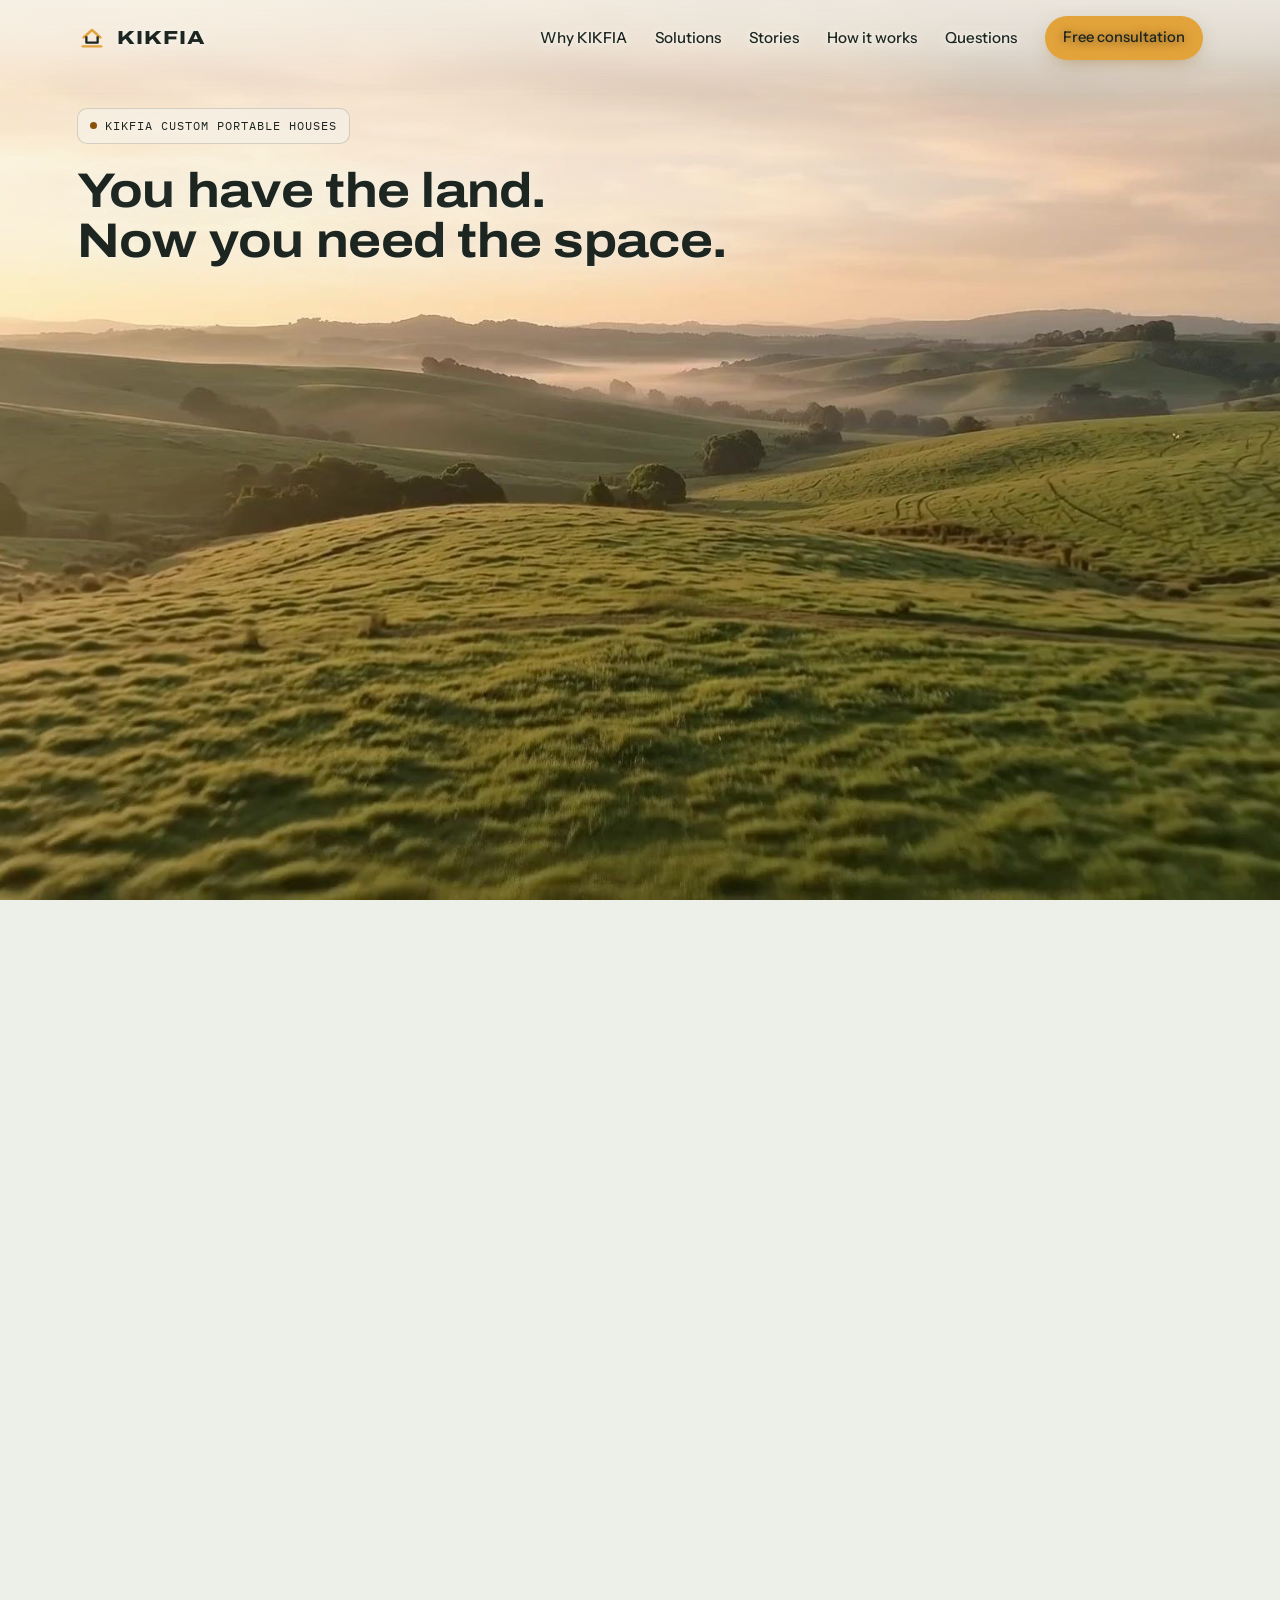
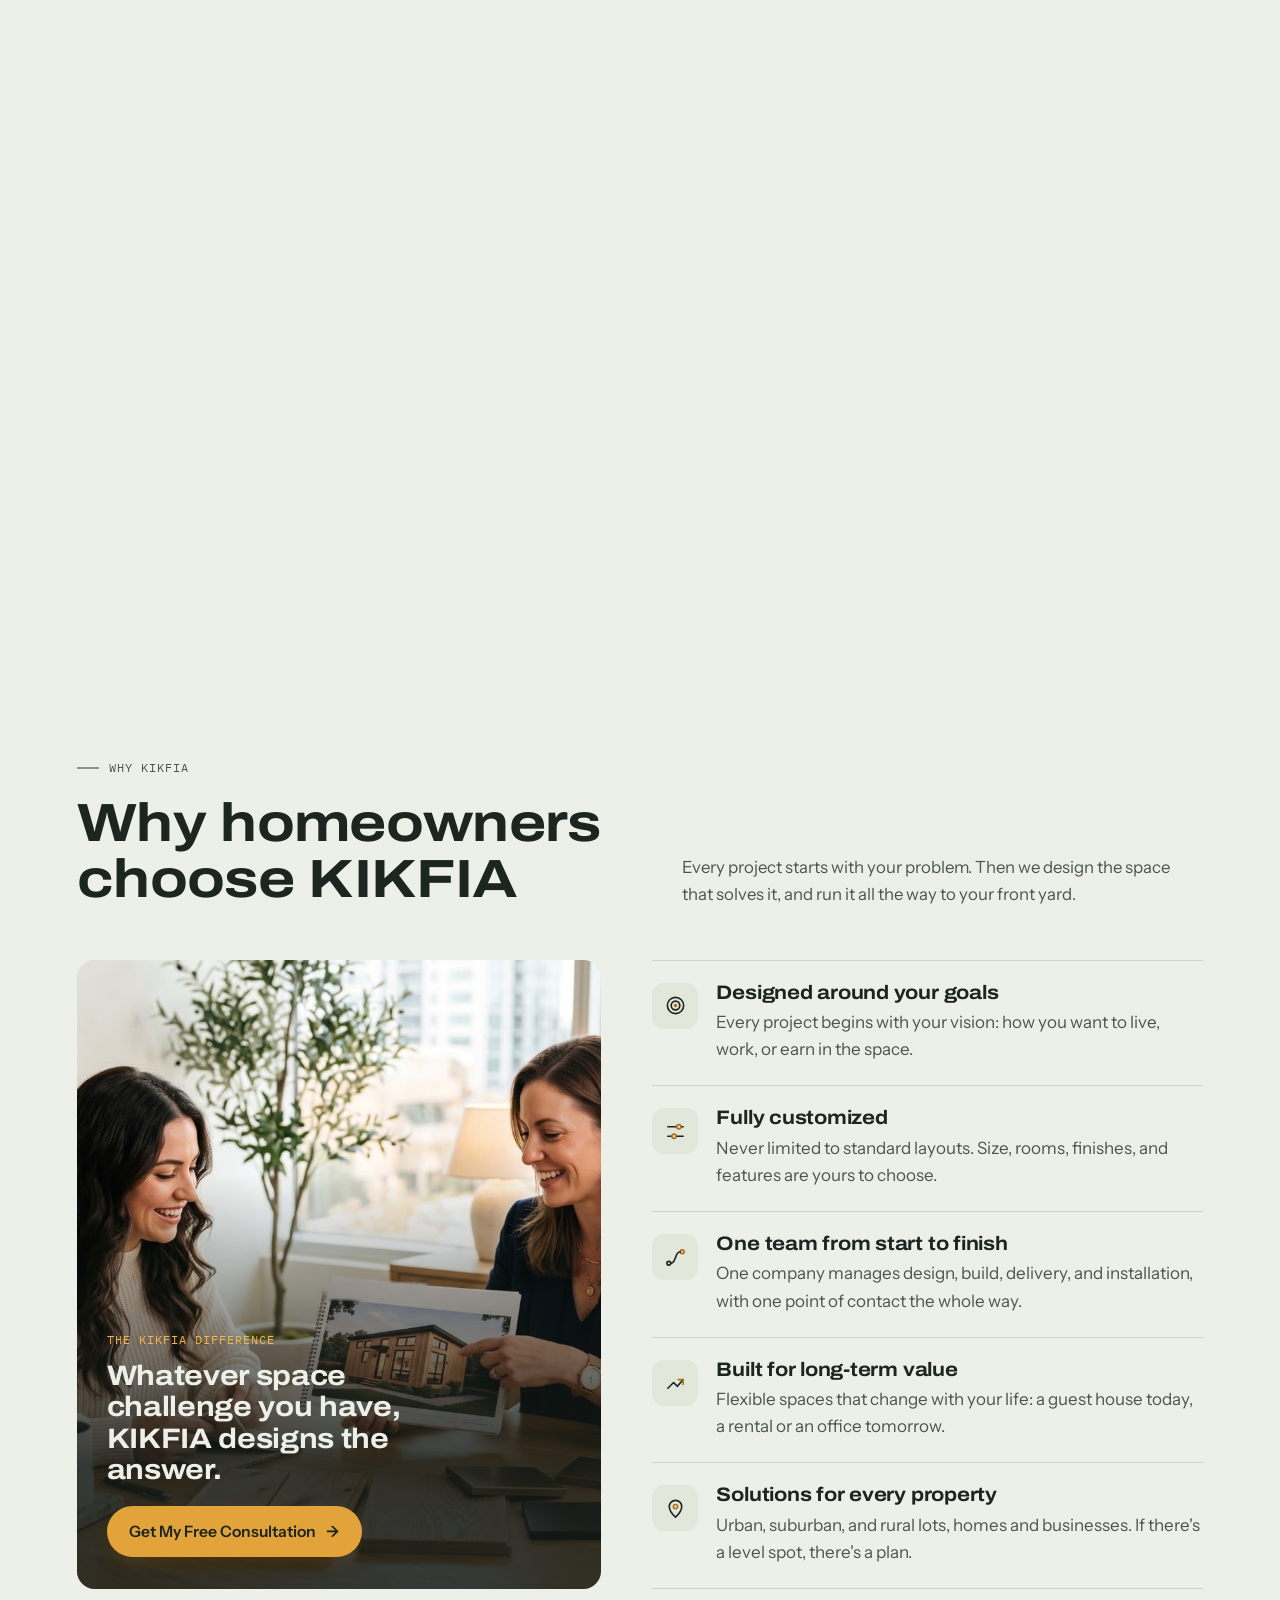
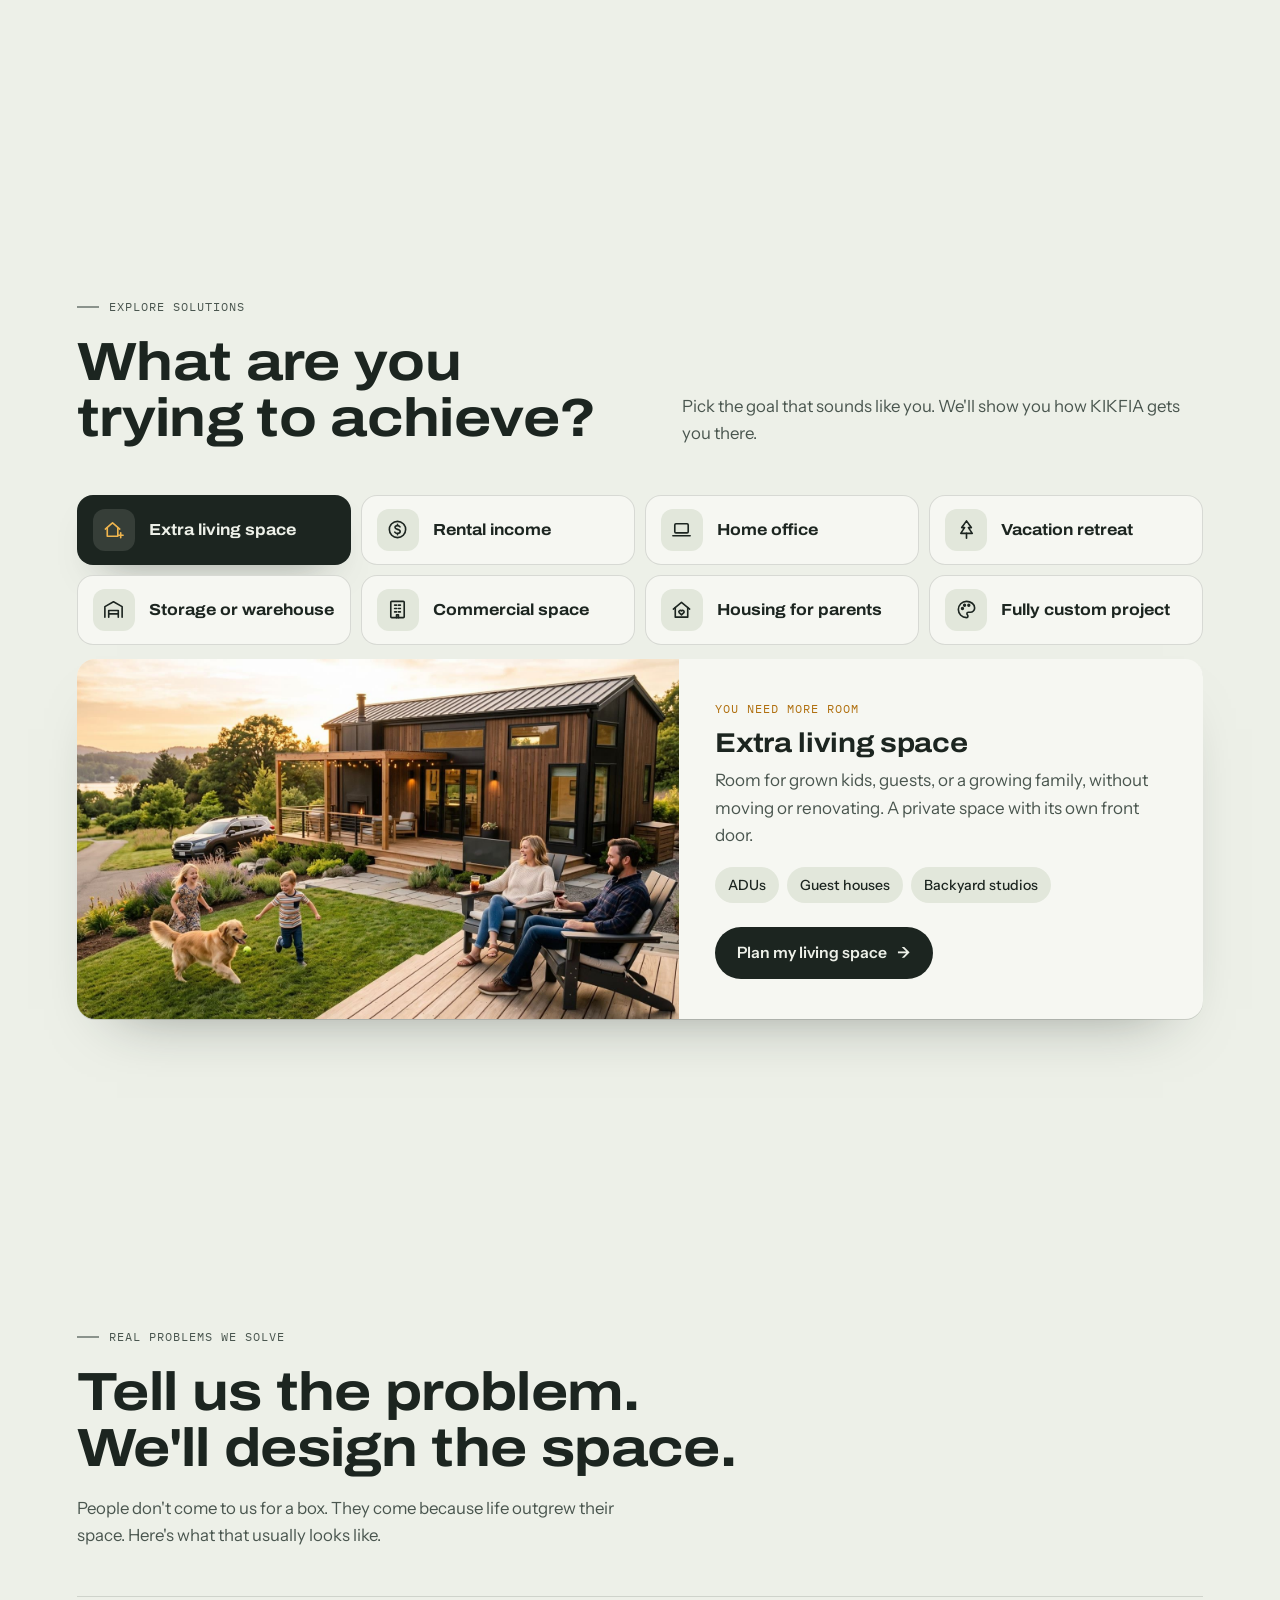
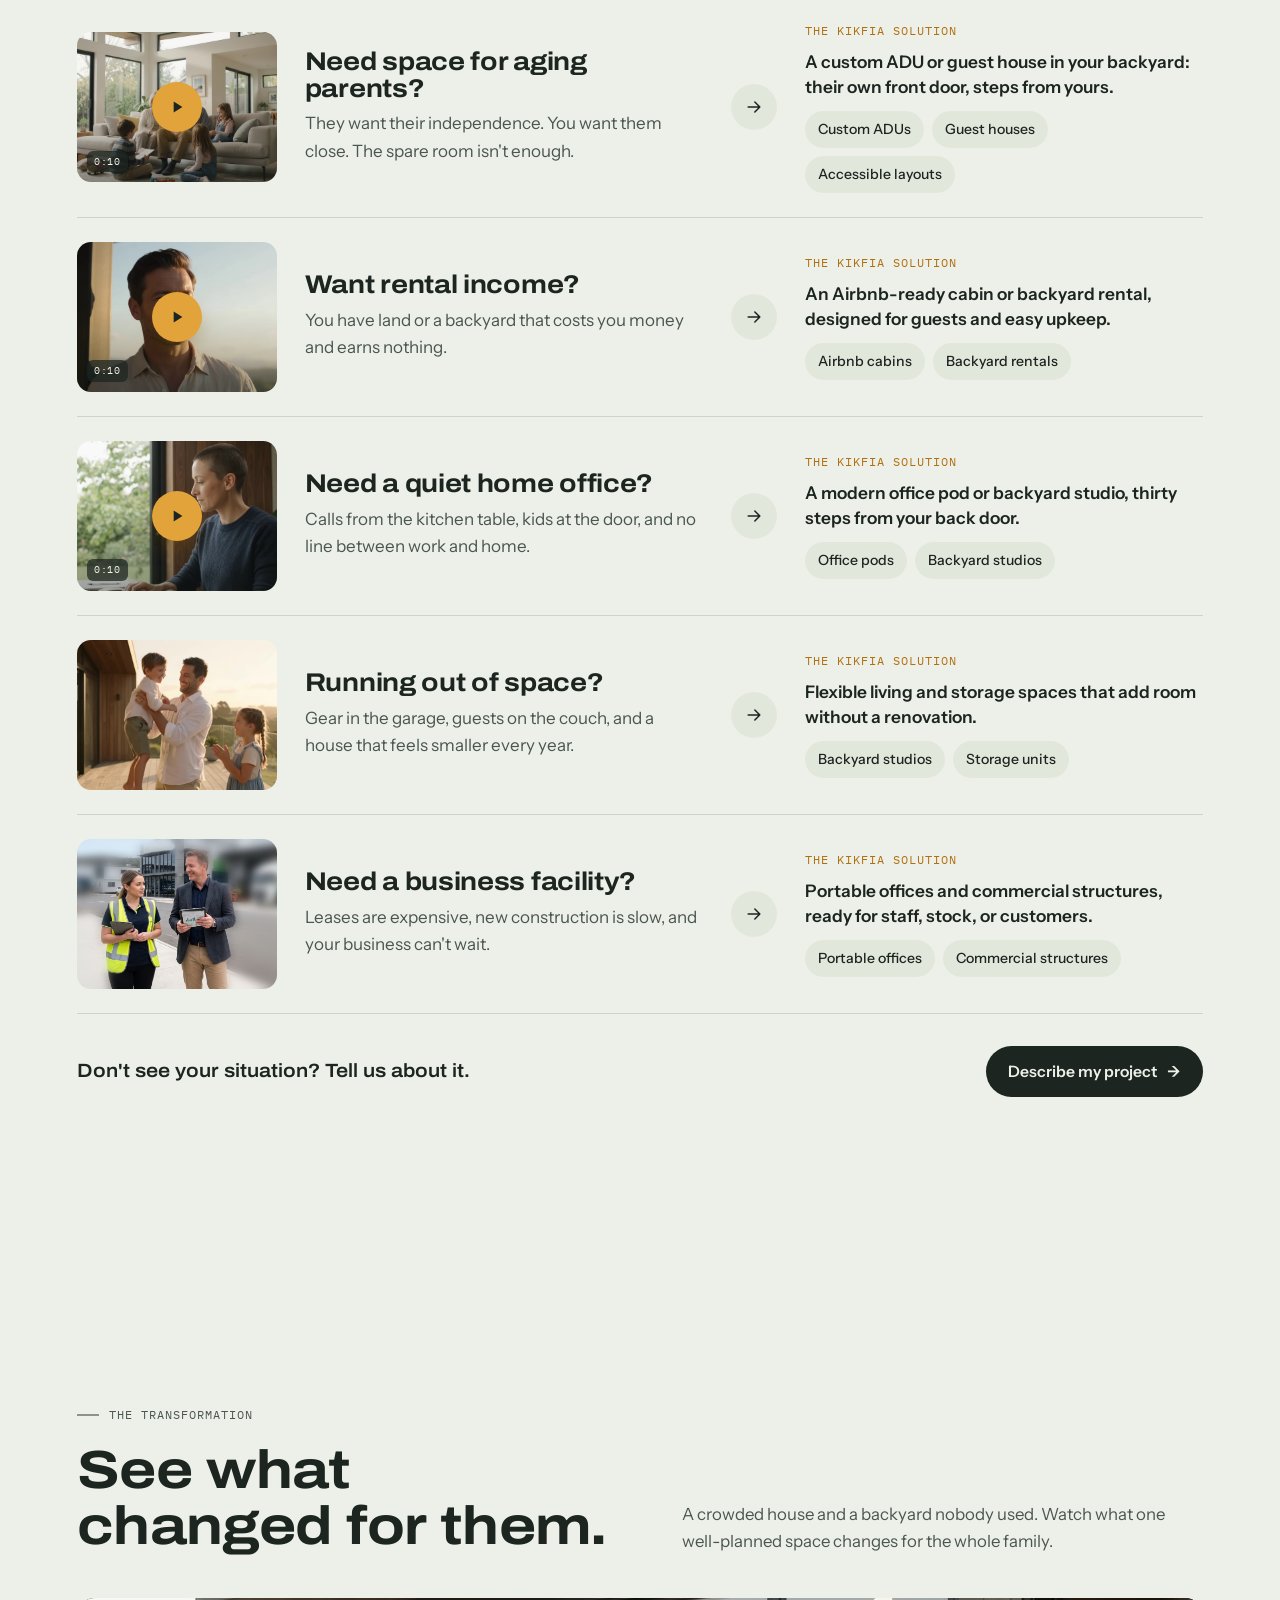
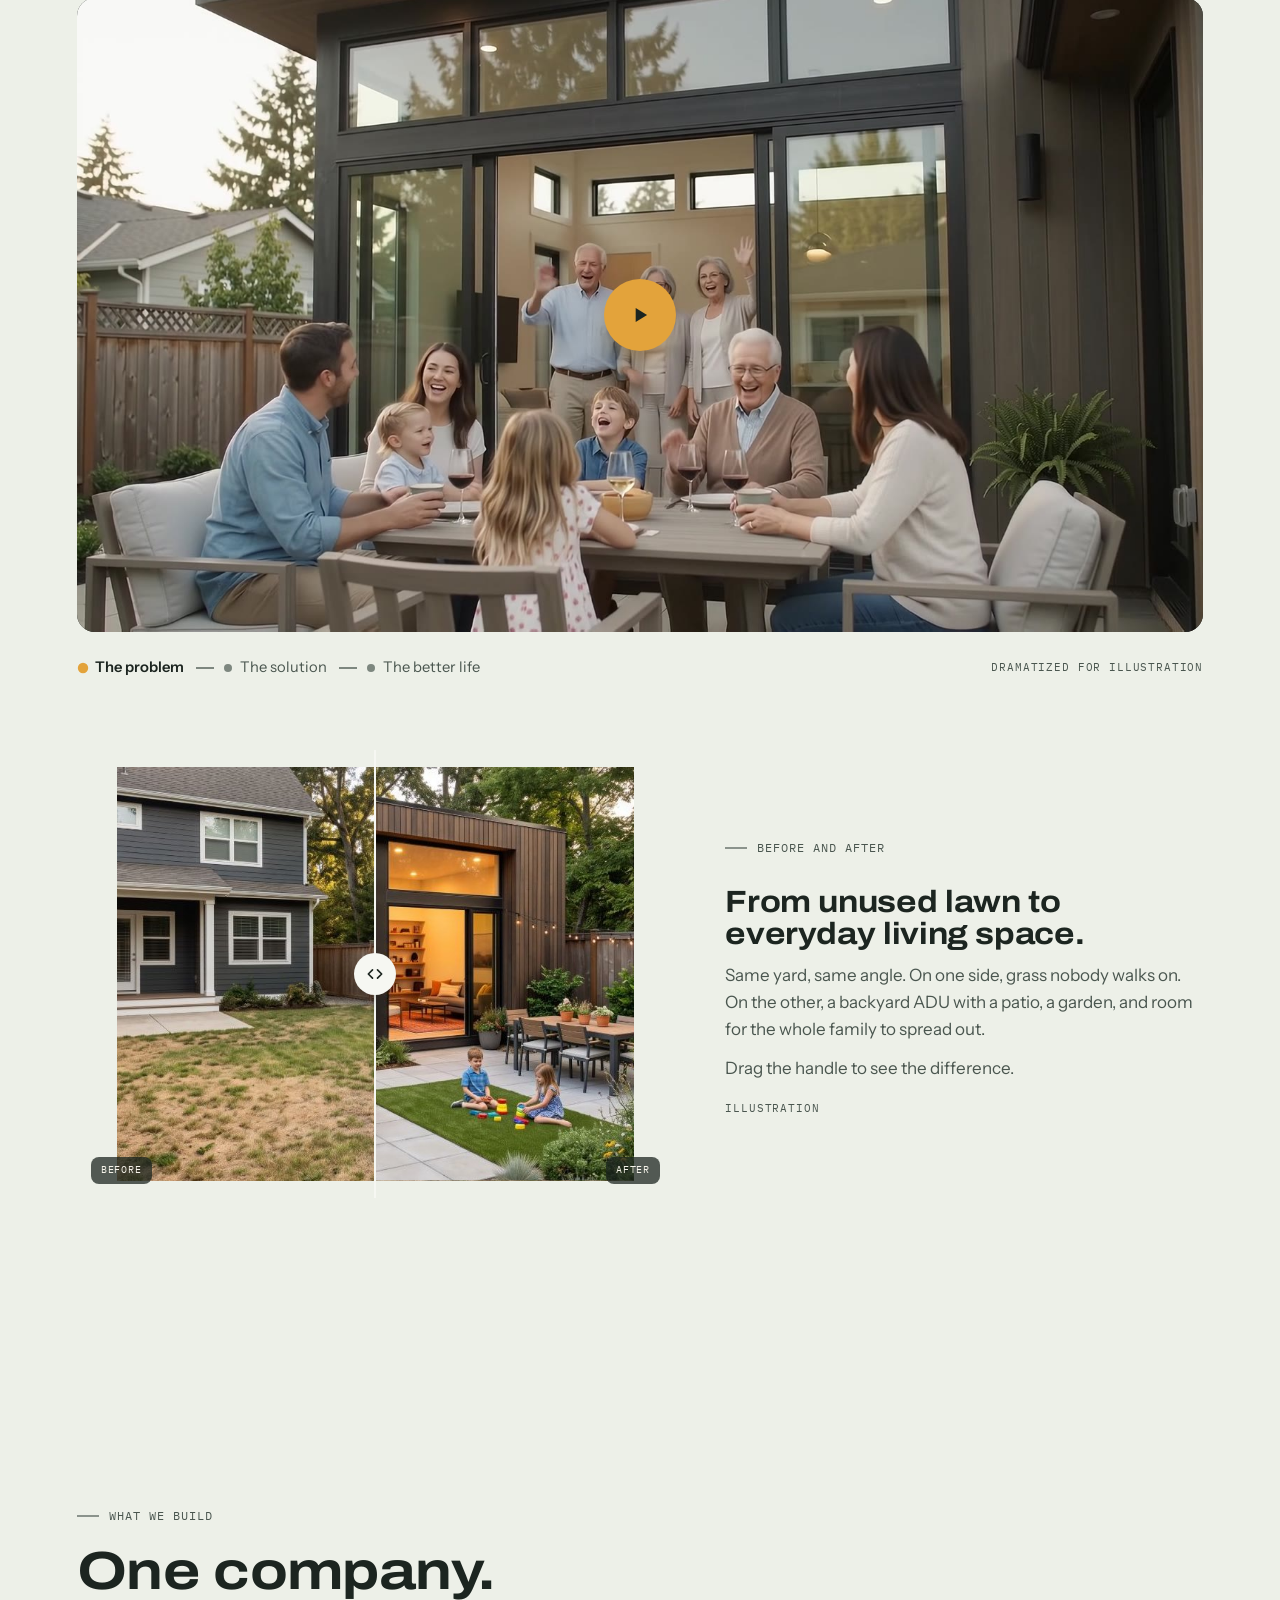
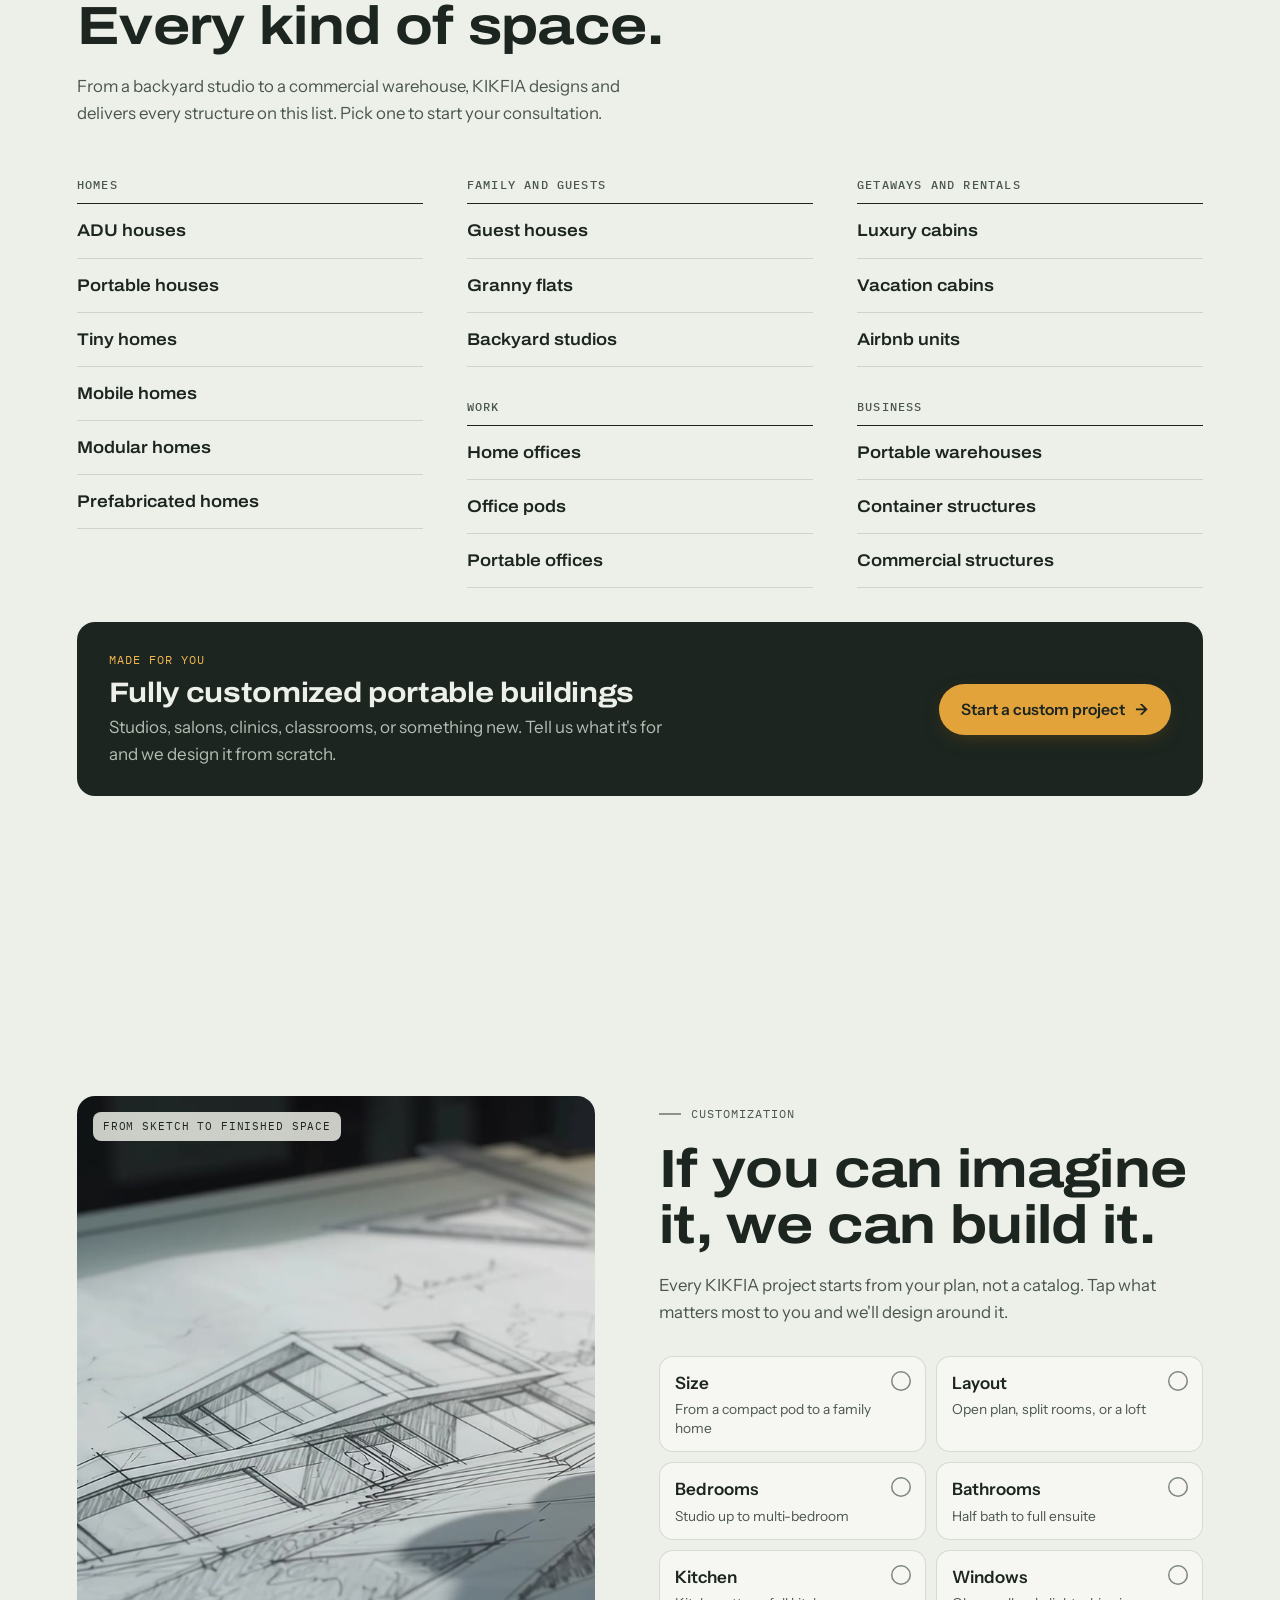
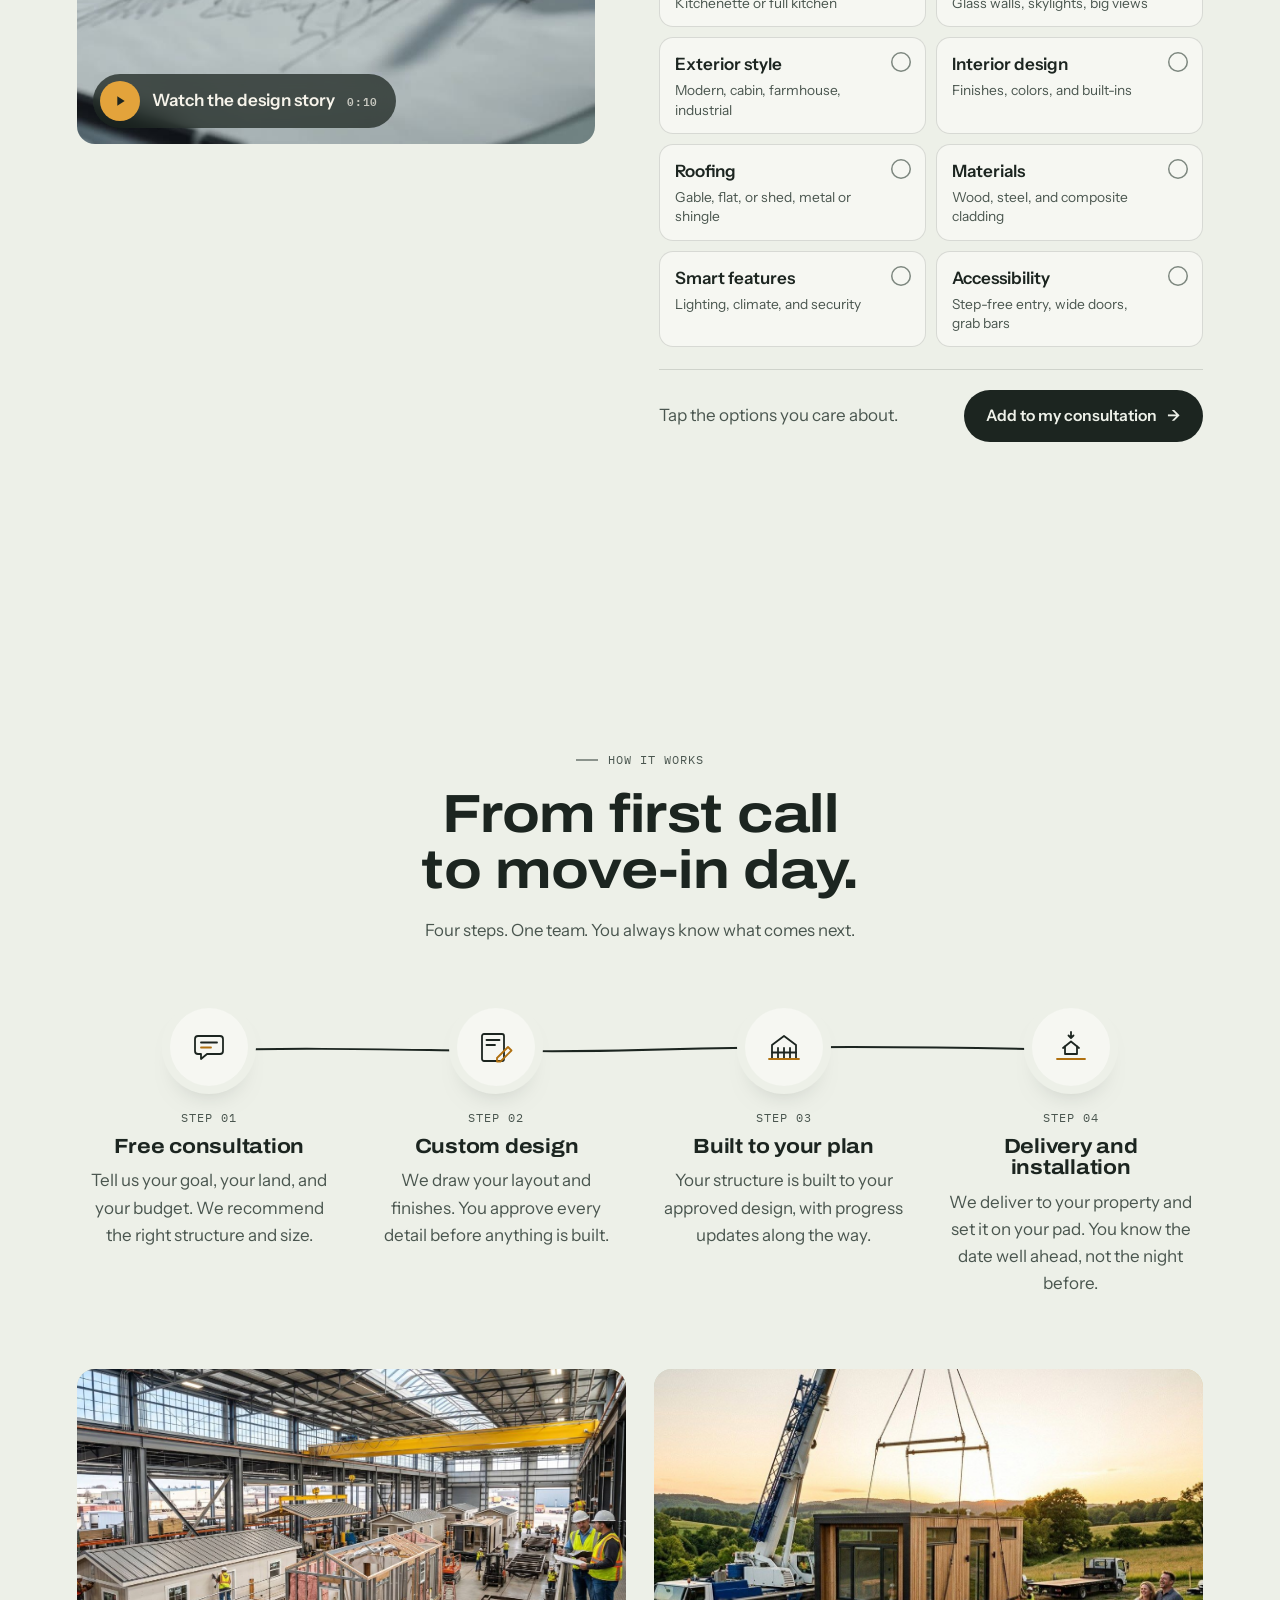
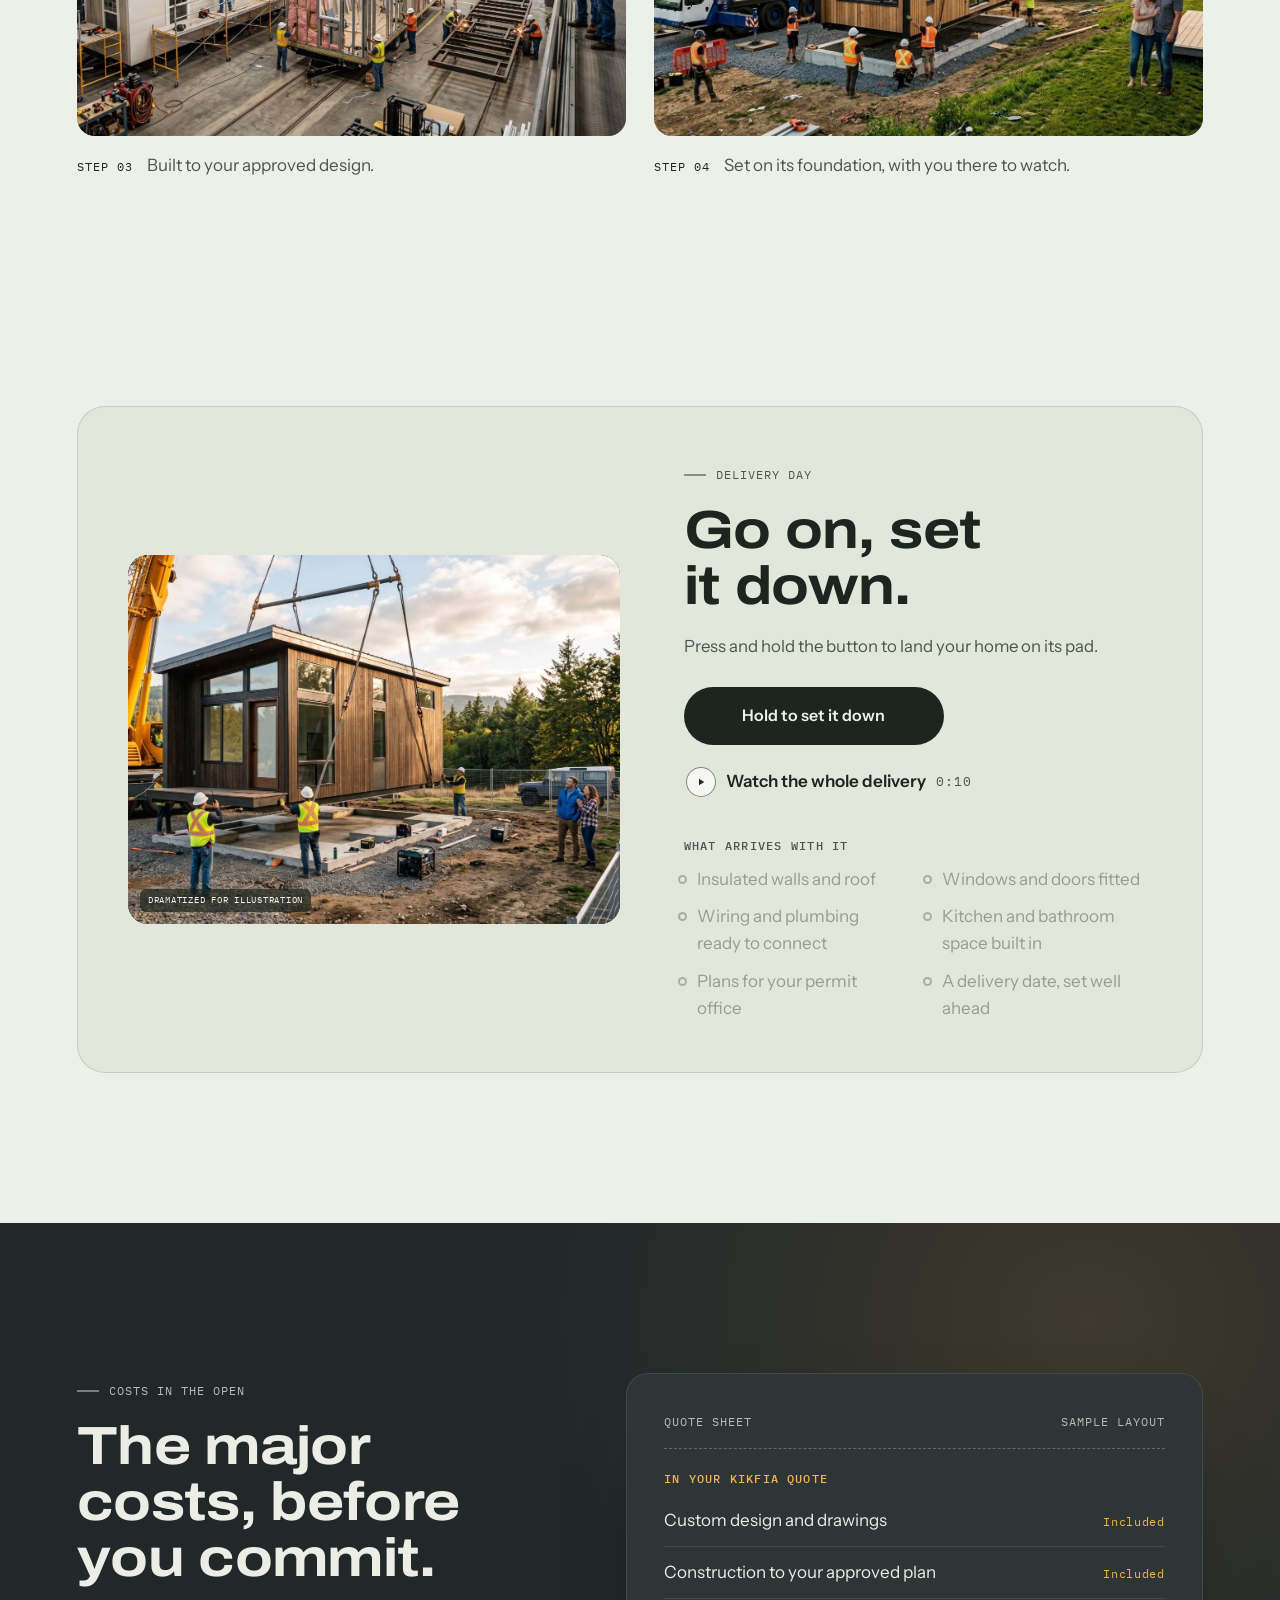
<file: kikfia/index.html>
<!doctype html>
<html lang="en">
<head>
<meta charset="utf-8">
<meta name="viewport" content="width=device-width, initial-scale=1">
<title>KIKFIA Custom Portable Houses | ADUs, Cabins, Offices and More</title>
<meta name="description" content="Custom ADUs, guest houses, tiny homes, cabins, home offices, portable offices, and warehouses. KIKFIA designs and delivers portable spaces built around your goals, land, and lifestyle. Get a free consultation.">
<meta name="theme-color" content="#1C2520">
<link rel="canonical" href="https://kikfia.com/">
<meta property="og:type" content="website">
<meta property="og:site_name" content="KIKFIA">
<meta property="og:title" content="KIKFIA Custom Portable Houses">
<meta property="og:description" content="Custom portable spaces built around your life: ADUs, guest houses, cabins, offices, and more.">
<meta property="og:url" content="https://kikfia.com/">
<meta property="og:image" content="https://kikfia.com/assets/hero-ending.jpg">
<meta name="twitter:card" content="summary_large_image">
<script type="application/ld+json">
{"@context":"https://schema.org","@graph":[
 {"@type":"Organization","@id":"https://kikfia.com/#org","name":"KIKFIA Custom Portable Houses","alternateName":"KIKFIA","url":"https://kikfia.com/","logo":"https://kikfia.com/icon-512.png","email":"kikfiaofficial3@kikfia.com","telephone":"+92-314-5472429",
  "contactPoint":{"@type":"ContactPoint","contactType":"customer service","email":"kikfiaofficial3@kikfia.com","telephone":"+92-314-5472429","areaServed":"US","availableLanguage":"en"}},
 {"@type":"WebSite","@id":"https://kikfia.com/#website","name":"KIKFIA","alternateName":"KIKFIA Custom Portable Houses","url":"https://kikfia.com/","publisher":{"@id":"https://kikfia.com/#org"}}
]}
</script>
<!-- ad and analytics tags: IDs go in kikfia-config.js; kikfia-measure.js loads them and respects opt-outs -->
<script src="kikfia-config.js" defer></script>
<script src="kikfia-measure.js" defer></script>
<link rel="icon" href="/favicon.ico" sizes="48x48">
<link rel="icon" href="/favicon.svg" type="image/svg+xml">
<link rel="apple-touch-icon" href="/apple-touch-icon.png">
<link rel="preconnect" href="https://fonts.googleapis.com">
<link rel="preconnect" href="https://fonts.gstatic.com" crossorigin>
<link href="https://fonts.googleapis.com/css2?family=Archivo:wdth,wght@112..125,600..800&family=IBM+Plex+Mono:wght@400;500&family=Instrument+Sans:wght@400;500;600&display=swap" rel="stylesheet">
<style>
:root{
  --canvas:#EDF0E8;
  --panel:#E2E7DB;
  --panel-2:#F6F7F2;
  --ink:#1C2520;
  --ink-2:#4A564F;
  --line:#7D877F;
  --hair:rgba(28,37,32,.14);
  --steel:#22282A;
  --steel-2:#2E3537;
  --on-dark:#ECEEE6;
  --on-dark-2:#B4BCB3;
  --on-video:#F6F3EA;
  --accent:#E3A33B;
  --accent-hover:#EDB458;
  --accent-muted:rgba(227,163,59,.28);
  --accent-text:#F0B54E;
  --accent-deep:#8A5208;
  --focus:#B07010;
  --ease-out:cubic-bezier(.22,1,.36,1);
  --ease-io:cubic-bezier(.65,0,.35,1);
  --f-display:"Archivo","Helvetica Neue",Arial,sans-serif;
  --f-body:"Instrument Sans","Helvetica Neue",Arial,sans-serif;
  --f-mono:"IBM Plex Mono",ui-monospace,Menlo,Consolas,monospace;
  --tshadow:0 1px 2px rgba(8,12,10,.95),0 3px 12px rgba(8,12,10,.78),0 10px 44px rgba(8,12,10,.8);
  --gx:clamp(24px,6vw,104px);
  --wrap:1160px;
  --radius:18px;
}
*,*::before,*::after{box-sizing:border-box}
html{overflow-x:hidden;overflow-x:clip;background:var(--canvas);scroll-behavior:smooth;-webkit-text-size-adjust:100%}
body{position:relative;z-index:0;margin:0;overflow-x:hidden;overflow-x:clip;background:var(--canvas);color:var(--ink);font-family:var(--f-body);font-size:17px;line-height:1.6;-webkit-font-smoothing:antialiased;animation:pagein .9s var(--ease-out) both}
@keyframes pagein{from{opacity:0}to{opacity:1}}
img{display:block;max-width:100%;height:auto}
a{color:inherit}
button,input,select,textarea{font:inherit;color:inherit}
h1,h2,h3{margin:0;font-family:var(--f-display);font-stretch:116%;font-weight:700;line-height:1.04;letter-spacing:-.012em}
p{margin:0}
.sr{position:absolute!important;width:1px;height:1px;padding:0;margin:-1px;overflow:hidden;clip:rect(0 0 0 0);white-space:nowrap;border:0}
.mono{font-family:var(--f-mono);font-size:.78rem;letter-spacing:.08em;text-transform:uppercase}
.skip{position:fixed;left:16px;top:-80px;z-index:100;background:var(--ink);color:var(--canvas);padding:10px 16px;border-radius:10px;text-decoration:none;transition:top .3s var(--ease-out)}
.skip:focus{top:16px}
:focus-visible{outline:3px solid var(--focus);outline-offset:3px;border-radius:6px}
.costs :focus-visible,.stage :focus-visible,.nav:not(.solid) :focus-visible{outline-color:var(--accent)}
main:focus{outline:none}

/* ---------- the environment layer: one place, not stacked sections ---------- */
.env{position:fixed;inset:0;z-index:-1;pointer-events:none;overflow:hidden}
.glow{position:absolute;width:70vmax;height:70vmax;border-radius:50%;opacity:.55}
.glow.g1{left:-22vmax;top:-18vmax;background:radial-gradient(circle,rgba(227,163,59,.22) 0%,rgba(227,163,59,0) 62%);animation:drift1 78s ease-in-out infinite alternate;animation-delay:-21s}
.glow.g2{right:-26vmax;bottom:-30vmax;background:radial-gradient(circle,rgba(122,146,112,.26) 0%,rgba(122,146,112,0) 60%);animation:drift2 92s ease-in-out infinite alternate;animation-delay:-37s}
@keyframes drift1{to{transform:translate3d(18vmax,22vmax,0) scale(1.12)}}
@keyframes drift2{to{transform:translate3d(-20vmax,-14vmax,0) scale(.92)}}
.grain{position:absolute;inset:-50%;opacity:.06;mix-blend-mode:multiply;background-image:url("data:image/svg+xml,%3Csvg xmlns='http://www.w3.org/2000/svg' width='160' height='160'%3E%3Cfilter id='n'%3E%3CfeTurbulence type='fractalNoise' baseFrequency='.9' numOctaves='2' stitchTiles='stitch'/%3E%3C/filter%3E%3Crect width='100%25' height='100%25' filter='url(%23n)'/%3E%3C/svg%3E")}
.mote{position:absolute;left:var(--x);top:var(--y);width:var(--s,3px);height:var(--s,3px);border-radius:50%;background:rgba(214,150,48,.5);opacity:0;animation:mote var(--d,26s) ease-in-out infinite;animation-delay:var(--dl,-4s)}
@keyframes mote{0%{opacity:0;transform:translate3d(0,0,0)}20%{opacity:.7}80%{opacity:.5}100%{opacity:0;transform:translate3d(var(--mx,30px),-90px,0)}}
body.paused *,body.paused *::before,body.paused *::after{animation-play-state:paused!important}

/* ---------- nav ---------- */
.nav{position:fixed;top:0;left:0;right:0;z-index:50;display:flex;align-items:center;justify-content:space-between;gap:24px;padding:calc(16px + env(safe-area-inset-top,0px)) var(--gx) 16px;color:var(--on-video);transition:background-color .5s var(--ease-out),color .5s var(--ease-out),box-shadow .5s var(--ease-out),padding .5s var(--ease-out)}
.nav.solid{background:rgba(237,240,232,.86);-webkit-backdrop-filter:blur(14px);backdrop-filter:blur(14px);color:var(--ink);box-shadow:0 1px 0 var(--hair);padding-top:calc(12px + env(safe-area-inset-top,0px));padding-bottom:12px}
.brand{display:inline-flex;align-items:center;gap:10px;text-decoration:none;font-family:var(--f-display);font-stretch:125%;font-weight:800;font-size:1.18rem;letter-spacing:.06em}
.brand svg{width:30px;height:30px;flex:none}
.nav:not(.solid) .brand{text-shadow:0 1px 10px rgba(8,12,10,.5)}
.nav-links{display:flex;align-items:center;gap:28px;list-style:none;margin:0;padding:0}
.nav-links a{text-decoration:none;font-size:.95rem;font-weight:500;opacity:.88;transition:opacity .3s}
.nav-links a:hover{opacity:1}
.nav:not(.solid) .nav-links a{text-shadow:0 1px 10px rgba(8,12,10,.55)}
.btn{display:inline-flex;align-items:center;justify-content:center;gap:10px;padding:13px 22px;border-radius:999px;border:0;background:var(--accent);color:var(--ink);font-weight:600;font-size:.98rem;text-decoration:none;text-shadow:none;cursor:pointer;transition:background-color .35s var(--ease-out),transform .35s var(--ease-out),box-shadow .35s var(--ease-out);box-shadow:0 6px 22px -10px rgba(140,90,10,.7)}
.btn:hover{background:var(--accent-hover);transform:translateY(-1px)}
.btn .arr{transition:transform .35s var(--ease-out)}
.btn:hover .arr{transform:translateX(3px)}
.btn.ghost{background:rgba(246,243,234,.08);color:var(--on-video);box-shadow:inset 0 0 0 1.5px rgba(246,243,234,.7);-webkit-backdrop-filter:blur(6px);backdrop-filter:blur(6px)}
.btn.ghost:hover{background:rgba(246,243,234,.18)}
.btn.dark{background:var(--ink);color:var(--canvas);box-shadow:none}
.btn.dark:hover{background:#2c3830}
.nav .btn{padding:10px 18px;font-size:.92rem}
@media (max-width:900px){.nav-links li:not(.nav-cta){display:none}}
@media (max-width:420px){.nav .btn{padding:9px 14px;font-size:.86rem}.brand{font-size:1.02rem}}

/* ---------- hero: pinned stage, scroll-scrubbed ---------- */
.hero{position:relative;height:600vh}
.stage{position:sticky;top:0;height:100vh;overflow:hidden;background:linear-gradient(180deg,#8fa3ab 0%,#d9b77f 52%,#5f6e4b 100%);color:var(--on-video)}
.poster,.stage video{position:absolute;inset:0;width:100%;height:100%}
.poster{background-size:cover;background-position:center}
.stage video{object-fit:cover;opacity:0;transform:translateZ(0);will-change:transform;transition:opacity .9s var(--ease-out)}
.stage.video-ready video{opacity:1}
.stage.video-failed video{display:none}
.scrim{position:absolute;inset:0;pointer-events:none;background:linear-gradient(90deg,rgba(10,14,12,.46) 0%,rgba(10,14,12,.2) 38%,rgba(10,14,12,0) 60%),radial-gradient(ellipse 120% 90% at 58% 45%,rgba(10,14,12,0) 45%,rgba(10,14,12,.36) 100%),linear-gradient(180deg,rgba(10,14,12,.56) 0%,rgba(10,14,12,.22) 9%,rgba(10,14,12,0) 19%)}
.band{position:absolute;left:var(--gx);z-index:3;width:min(640px,calc(100vw - 2*var(--gx)));opacity:0;pointer-events:none;text-shadow:var(--tshadow)}
.band.on{pointer-events:auto}
.band::before{content:"";position:absolute;inset:-30% -22% -30% -30%;z-index:-1;pointer-events:none;opacity:calc(.25 + .75*var(--k,1));background:radial-gradient(ellipse 72% 64% at 42% 50%,rgba(8,12,10,var(--sa,.62)) 0%,rgba(8,12,10,calc(var(--sa,.62)*.66)) 46%,rgba(8,12,10,0) 76%)}
.b1{top:27vh;--sa:.8}
.b1::before{inset:-45% -26% -45% -30%;background:radial-gradient(ellipse 66% 50% at 40% 50%,rgba(8,12,10,var(--sa)) 0%,rgba(8,12,10,calc(var(--sa)*.78)) 52%,rgba(8,12,10,0) 80%)}
.b2{bottom:16vh;--sa:.64}
.b3{bottom:24vh;--sa:.62}
.b4{top:57%;transform:translateY(-50%);--sa:.86;width:min(500px,36vw,calc(100vw - 2*var(--gx)))}
.b4::before{opacity:clamp(0,.45 + 1.3*var(--k,1),1);inset:-55% -40% -35% -30%;background:radial-gradient(ellipse 66% 50% at 40% 44%,rgba(8,12,10,var(--sa)) 0%,rgba(8,12,10,calc(var(--sa)*.8)) 48%,rgba(8,12,10,calc(var(--sa)*.4)) 66%,rgba(8,12,10,calc(var(--sa)*.12)) 78%,rgba(8,12,10,0) 87%)}
.chip{display:inline-flex;align-items:center;gap:8px;padding:7px 12px;margin-bottom:22px;background:rgba(8,12,10,.5);border:1px solid rgba(246,243,234,.22);border-radius:10px;-webkit-backdrop-filter:blur(10px);backdrop-filter:blur(10px);text-shadow:0 1px 3px rgba(8,12,10,.85)}
.chip i{width:7px;height:7px;border-radius:50%;background:var(--accent);box-shadow:0 0 10px var(--accent)}
.line{font-family:var(--f-display);font-stretch:114%;font-weight:700;font-size:clamp(2.1rem,4.3vw,4.1rem);line-height:1.03;letter-spacing:-.015em;max-width:17ch;text-wrap:balance}
.b4 h1{font-size:clamp(2.2rem,3.5vw,3.4rem);font-weight:800;font-stretch:116%;line-height:1;max-width:none}
.w,.c{display:inline-block}
.em{color:var(--accent-text)}
/* (f) drift-down: the camera is sinking */
.fx-drift .w{--kc:clamp(0,(var(--k,0) - var(--th,0))*2.8,1);opacity:var(--kc);transform:translateY(calc((1 - var(--kc))*-26px))}
/* (c) blur-to-sharp: the mist clears */
.stack{display:grid}
.stack>*{grid-area:1/1}
.fx-blur .soft{filter:blur(10px);opacity:calc((1 - var(--k,0))*.85)}
.fx-blur .sharp{opacity:var(--k,0);transform:scale(calc(.985 + .015*var(--k,0)))}
/* (b) grid snap-align: a quote lining up */
.fx-grid .c{--kc:clamp(0,(var(--k,0) - var(--th,0))*2.6,1);opacity:var(--kc);transform:translateX(calc((1 - var(--kc))*var(--jx,0px)))}
/* (e) word rise into a staged settle */
.fx-rise .w{--kc:clamp(0,(var(--k,0) - var(--th,0))*3,1);opacity:var(--kc);transform:translateY(calc((1 - var(--kc))*.55em))}
.fx-rise .chip{opacity:clamp(0,var(--k,0)*3,1)}
.fx-rise .sub{--ks:clamp(0,(var(--k,0) - .62)*4,1);opacity:var(--ks);transform:translateY(calc((1 - var(--ks))*14px))}
.fx-rise .cta-row{--kb:clamp(0,(var(--k,0) - .78)*5,1);opacity:var(--kb);transform:translateY(calc((1 - var(--kb))*14px))}
.sub{margin-top:20px;max-width:46ch;font-size:clamp(1.05rem,1.35vw,1.25rem);line-height:1.5;color:var(--on-video)}
.cta-row{display:flex;flex-wrap:wrap;gap:12px;margin-top:30px}
.cue{position:absolute;left:50%;bottom:28px;z-index:4;display:flex;flex-direction:column;align-items:center;gap:8px;transform:translateX(-50%);color:var(--on-video);text-shadow:0 1px 6px rgba(8,12,10,.7);transition:opacity .6s var(--ease-out)}
.cue.gone{opacity:0}
.cue-ring{position:relative;width:48px;height:48px}
.ring{position:absolute;inset:0;width:48px;height:48px;transform:rotate(-90deg);color:var(--accent);transition:opacity .6s}
.ring .trk{color:rgba(246,243,234,.25)}
.ring.done{opacity:0}
.chev{position:absolute;inset:0;display:grid;place-items:center}
.chev svg{width:18px;height:18px;animation:nudge 2.4s var(--ease-io) infinite;animation-delay:-.6s}
@keyframes nudge{0%,100%{transform:translateY(-2px)}50%{transform:translateY(4px)}}
@media (max-height:560px){.cue{display:none}}

/* the hero footage is bright: dark captions on a soft light glow, no heavy shading */
.stage{color:var(--ink)}
.scrim{background:linear-gradient(180deg,rgba(246,243,234,.62) 0%,rgba(246,243,234,.3) 8%,rgba(246,243,234,0) 17%)}
.band{text-shadow:0 1px 1px rgba(246,243,234,.55),0 0 18px rgba(246,243,234,.6),0 0 42px rgba(246,243,234,.45)}
.band::before{background:radial-gradient(ellipse 72% 64% at 42% 50%,rgba(246,243,234,var(--sa,.5)) 0%,rgba(246,243,234,calc(var(--sa,.5)*.6)) 46%,rgba(246,243,234,0) 76%)}
.b1{top:12vh;--sa:.5;width:min(900px,calc(100vw - 2*var(--gx)))}
.b1 .line{max-width:none;font-size:clamp(2rem,3.8vw,3.7rem)}
.b1::before{background:radial-gradient(ellipse 66% 50% at 40% 50%,rgba(246,243,234,var(--sa)) 0%,rgba(246,243,234,calc(var(--sa)*.7)) 52%,rgba(246,243,234,0) 80%)}
.b2{bottom:12vh;--sa:.55}
.b3{left:auto;right:4vw;top:15vh;bottom:auto;--sa:.55;width:auto}
.b3 .line{font-size:clamp(1.9rem,3.5vw,3.5rem);max-width:11ch}
.b4{top:max(11vh,92px);transform:none;--sa:.5;width:min(780px,56vw,calc(100vw - 2*var(--gx)))}
.b4 .chip{display:none}
.b4::before{background:radial-gradient(ellipse 66% 50% at 40% 44%,rgba(246,243,234,var(--sa)) 0%,rgba(246,243,234,calc(var(--sa)*.8)) 48%,rgba(246,243,234,calc(var(--sa)*.4)) 66%,rgba(246,243,234,calc(var(--sa)*.12)) 78%,rgba(246,243,234,0) 87%)}
.b4 h1{font-size:clamp(2rem,3vw,3.1rem);max-width:13em;text-wrap:balance}
.b4 .sub{max-width:75ch;margin-top:16px;font-size:clamp(1rem,1.2vw,1.15rem)}
.b4 .cta-row{margin-top:24px}
.sub{color:var(--ink)}
.em{color:var(--accent-deep)}
.stage .btn.ghost{color:var(--ink);background:rgba(246,243,234,.66);-webkit-backdrop-filter:blur(8px);backdrop-filter:blur(8px);box-shadow:inset 0 0 0 1.5px rgba(28,37,32,.4)}
.stage .btn.ghost:hover{background:rgba(246,243,234,.86)}
.cue{color:var(--ink);text-shadow:0 0 12px rgba(246,243,234,.8)}
.chip{background:rgba(246,243,234,.62);border-color:rgba(28,37,32,.16);text-shadow:none}
.chip i{background:var(--accent-deep);box-shadow:none}
.ring .trk{color:rgba(28,37,32,.2)}
.nav:not(.solid){color:var(--ink)}
.nav::before{content:"";position:absolute;inset:0 0 -22px 0;z-index:-1;pointer-events:none;opacity:0;transition:opacity .5s var(--ease-out);background:linear-gradient(180deg,rgba(246,243,234,.5),rgba(246,243,234,.2));-webkit-backdrop-filter:blur(12px);backdrop-filter:blur(12px);-webkit-mask-image:linear-gradient(180deg,#000 50%,transparent);mask-image:linear-gradient(180deg,#000 50%,transparent)}
.nav:not(.solid)::before{opacity:1}
.nav:not(.solid) .nav-links a{opacity:1}
.nav:not(.solid) .brand,.nav:not(.solid) .nav-links li:not(.nav-cta) a{text-shadow:0 0 2px rgba(246,243,234,.95),0 0 6px rgba(246,243,234,.9),0 0 14px rgba(246,243,234,.8),0 0 26px rgba(246,243,234,.6)}
.stage :focus-visible,.nav:not(.solid) :focus-visible{outline-color:var(--focus)}

/* static hero: the five gates, character for character identical to the JS list */
@media (max-width: 720px), (orientation: portrait) and (max-width: 1024px), (orientation: portrait) and (pointer: coarse), (orientation: landscape) and (pointer: coarse) and (max-height: 560px), (prefers-reduced-motion: reduce){
  .hero{height:auto}
  .stage{position:relative;height:auto;min-height:100vh;min-height:100svh;display:flex;align-items:flex-end;background:url("assets/hero-ending.jpg") 50% center/cover no-repeat,linear-gradient(180deg,#8fa3ab 0%,#d9b77f 52%,#5f6e4b 100%)}
  .poster,.stage video,.cue,.b1,.b2,.b3{display:none!important}
  .scrim{background:linear-gradient(180deg,rgba(10,14,12,0) 0%,rgba(10,14,12,0) 13%,rgba(10,14,12,.55) 30%,rgba(10,14,12,.84) 50%,rgba(10,14,12,.9) 100%)}
  .stage{color:var(--on-video)}
  .band.b4{text-shadow:var(--tshadow)}
  .chip{background:rgba(8,12,10,.5);border-color:rgba(246,243,234,.22);text-shadow:0 1px 3px rgba(8,12,10,.85)}
  .chip i{background:var(--accent);box-shadow:0 0 10px var(--accent)}
  .b4 .chip{display:inline-flex}
  .b4 .sub{max-width:46ch;font-size:clamp(1.05rem,1.35vw,1.25rem)}
  .b4 .sub{color:var(--on-video)}
  .b4 .em{color:var(--accent-text)}
  .stage .btn.ghost{color:var(--on-video);background:rgba(246,243,234,.08);box-shadow:inset 0 0 0 1.5px rgba(246,243,234,.7)}
  .band.b4{position:relative;top:auto;left:auto;transform:none;opacity:1!important;--k:1!important;pointer-events:auto;width:auto;padding:0 var(--gx) 9vh}
  .band.b4::before{inset:-34% 0 0 0;background:radial-gradient(ellipse 75% 46% at 40% 52%,rgba(8,12,10,.62) 0%,rgba(8,12,10,0) 100%)}
}
@media (max-width:720px){.b4 h1{font-size:clamp(2.1rem,9.4vw,3rem)}.sub{font-size:1.06rem}.cta-row .btn{flex:1 1 auto}}

/* ---------- the route line: the signature, a delivery tracker in the gutter ---------- */
.route-line{position:fixed;left:30px;top:22vh;bottom:22vh;z-index:20;width:20px;opacity:0;pointer-events:none;transition:opacity .6s var(--ease-out)}
.route-line.show{opacity:1}
.rl-track{position:absolute;left:9px;top:0;bottom:0;width:2px;background:repeating-linear-gradient(180deg,rgba(28,37,32,.28) 0 5px,transparent 5px 11px)}
.rl-fill{position:absolute;left:9px;top:0;bottom:0;width:2px;background:var(--ink);transform-origin:top;transform:scaleY(0)}
.rl-way{position:absolute;left:4px;width:12px;height:12px;margin-top:-6px;border-radius:50%;background:var(--canvas);box-shadow:inset 0 0 0 2px rgba(28,37,32,.35);transition:box-shadow .4s var(--ease-out),background-color .4s var(--ease-out)}
.rl-way.hit{background:var(--ink);box-shadow:inset 0 0 0 2px var(--ink)}
.rl-way.now{background:var(--accent);box-shadow:inset 0 0 0 2px var(--ink),0 0 0 5px var(--accent-muted)}
.rl-way span{position:absolute;left:22px;top:50%;transform:translateY(-50%);white-space:nowrap;font-family:var(--f-mono);font-size:.68rem;letter-spacing:.1em;text-transform:uppercase;color:var(--ink-2);opacity:0;transition:opacity .4s var(--ease-out)}
.rl-way.now span{opacity:1}
.rl-pin{position:absolute;left:-4px;top:0;width:28px;height:28px;margin-top:-14px;transform:translateY(0)}
.rl-pin svg{width:28px;height:28px;filter:drop-shadow(0 3px 6px rgba(28,37,32,.25))}
@media (max-width:1240px),(max-height:620px){.route-line{display:none}}
@media (max-width:1560px){.rl-way span{display:none}}
.route-line.on-dark .rl-track{background:repeating-linear-gradient(180deg,rgba(236,238,230,.4) 0 5px,transparent 5px 11px)}
.route-line.on-dark .rl-fill{background:var(--on-dark)}
.route-line.on-dark .rl-way{background:var(--steel);box-shadow:inset 0 0 0 2px rgba(236,238,230,.5)}
.route-line.on-dark .rl-way.hit{background:var(--on-dark);box-shadow:inset 0 0 0 2px var(--on-dark)}
.route-line.on-dark .rl-way.now{background:var(--accent);box-shadow:inset 0 0 0 2px var(--on-dark),0 0 0 5px var(--accent-muted)}
.route-line.on-dark .rl-way span{color:var(--on-dark-2)}
.rl-pin circle{transition:fill .4s var(--ease-out)}
.route-line.on-dark .rl-pin circle{fill:#ECEEE6}
.route-line.on-dark .rl-pin .pb{stroke:#1C2520}

/* ---------- sections ---------- */
.sec{position:relative;padding:clamp(88px,12vw,150px) 0;scroll-margin-top:64px}
.wrap{width:min(var(--wrap),calc(100% - 2*var(--gx)));margin:0 auto}
.kick{display:inline-flex;align-items:center;gap:10px;margin-bottom:18px;color:var(--ink-2)}
.kick::before{content:"";width:22px;height:2px;background:currentColor;opacity:.6}
.sec h2{font-size:clamp(2.1rem,4.2vw,3.5rem);max-width:18ch;text-wrap:balance}
.lede{margin-top:18px;max-width:52ch;font-size:clamp(1.05rem,1.3vw,1.2rem);color:var(--ink-2)}
.rv{opacity:0;transform:translateY(22px);transition:opacity .9s var(--ease-out),transform .9s var(--ease-out)}
.in .rv{opacity:1;transform:none}
.in .rv:nth-child(2){transition-delay:.08s}
.in .rv:nth-child(3){transition-delay:.16s}
.in .rv:nth-child(4){transition-delay:.24s}

/* shared: split headers, photo frames, asset slots, placeholders */
.split-head{display:grid;grid-template-columns:1.1fr 1fr;align-items:end;gap:32px}
.split-head .lede{justify-self:end;margin-top:0}
.ph{position:relative;margin:0;overflow:hidden;background:linear-gradient(160deg,#c9d3bf 0%,#e6cf9f 55%,#9aa98a 100%)}
.ph img{width:100%;height:100%;object-fit:cover;transition:opacity .6s,transform 1.2s var(--ease-out)}
.ph img.missing{opacity:0}
.ph::after{content:"";position:absolute;inset:0;pointer-events:none;background:linear-gradient(105deg,transparent 35%,rgba(255,236,190,.28) 50%,transparent 65%);transform:translateX(-120%)}
.live .ph::after{animation:glint 9s var(--ease-io) infinite;animation-delay:-2s}
@keyframes glint{0%,62%{transform:translateX(-120%)}100%{transform:translateX(120%)}}
.slot{position:relative;margin:0;overflow:hidden}
.slot img,.slot video{display:block;width:100%;height:100%;object-fit:cover}
.slot.empty{display:grid;place-items:center;padding:18px;border:1.5px dashed var(--line);background:repeating-linear-gradient(135deg,rgba(28,37,32,.035) 0 10px,transparent 10px 20px),linear-gradient(160deg,#dfe5d8,#efe3c8)}
.slot.empty::before{content:attr(data-label);max-width:30ch;text-align:center;font-family:var(--f-mono);font-size:.66rem;line-height:1.55;letter-spacing:.06em;text-transform:uppercase;color:var(--ink-2)}
html:not(.show-placeholders) .slot.empty::before{content:none}
.ph-tag{position:absolute;top:12px;right:12px;z-index:2;padding:4px 8px;border-radius:6px;background:var(--accent);font-family:var(--f-mono);font-size:.6rem;letter-spacing:.08em;text-transform:uppercase;color:var(--ink)}
.fill{font-style:italic;color:var(--ink-2)}

/* why homeowners choose KIKFIA: consultation photo beside five outcomes */
.why-grid{display:grid;grid-template-columns:minmax(0,1fr) minmax(0,1.05fr);gap:clamp(28px,4vw,64px);align-items:stretch;margin-top:52px}
.why-photo{position:relative;margin:0;min-height:540px;border-radius:var(--radius);overflow:hidden;background:var(--panel)}
.why-photo img{position:absolute;inset:0;width:100%;height:100%;object-fit:cover;object-position:50% center}
.why-photo::after{content:"";position:absolute;inset:0;pointer-events:none;background:linear-gradient(180deg,rgba(20,26,23,0) 34%,rgba(20,26,23,.84) 80%)}
.why-photo figcaption{position:absolute;left:0;right:0;bottom:0;z-index:1;padding:30px 30px 32px;color:var(--canvas)}
.why-photo .mono{color:var(--accent-text)}
.why-photo h3{margin-top:10px;max-width:20ch;font-size:clamp(1.5rem,2.2vw,2rem);line-height:1.12;font-stretch:112%}
.why-photo .btn{margin-top:20px}
.why-photo :focus-visible{outline-color:var(--accent)}
.reasons{display:flex;flex-direction:column;margin:0;padding:0;list-style:none}
.reason{display:grid;grid-template-columns:46px minmax(0,1fr);gap:18px;align-items:start;padding:22px 0;border-top:1px solid var(--hair)}
.reason:last-child{border-bottom:1px solid var(--hair)}
.r-ico{display:grid;place-items:center;width:46px;height:46px;border-radius:12px;background:var(--panel)}
.r-ico svg,.g-ico svg{width:23px;height:23px;fill:none;stroke:currentColor;stroke-width:1.7;stroke-linecap:round;stroke-linejoin:round}
.r-ico .acc{stroke:var(--focus)}
.reason h3{font-size:1.22rem;font-stretch:112%}
.reason p{margin-top:6px;color:var(--ink-2)}

/* what are you trying to achieve: eight goals and one detail panel */
.goal-grid{display:grid;grid-template-columns:repeat(4,minmax(0,1fr));gap:10px;margin-top:48px}
.goal-tab{display:flex;align-items:center;gap:14px;min-width:0;padding:14px 16px;border:0;border-radius:16px;background:var(--panel-2);color:var(--ink);text-align:left;cursor:pointer;box-shadow:inset 0 0 0 1px var(--hair);transition:background-color .4s var(--ease-out),color .4s var(--ease-out),box-shadow .4s var(--ease-out),transform .4s var(--ease-out)}
.goal-tab:hover{transform:translateY(-1px);box-shadow:inset 0 0 0 1px rgba(28,37,32,.3)}
.goal-tab[aria-selected="true"]{background:var(--ink);color:var(--canvas);box-shadow:0 18px 40px -26px rgba(28,37,32,.75)}
.g-ico{flex:none;display:grid;place-items:center;width:42px;height:42px;border-radius:12px;background:var(--panel);color:var(--ink);transition:background-color .4s var(--ease-out),color .4s var(--ease-out)}
.goal-tab[aria-selected="true"] .g-ico{background:rgba(236,238,230,.12);color:var(--accent-text)}
.g-title{font-family:var(--f-display);font-stretch:110%;font-weight:700;font-size:1rem;line-height:1.2}
.goal-panel{display:grid;grid-template-columns:minmax(0,1.15fr) minmax(0,1fr);margin-top:14px;border-radius:var(--radius);overflow:hidden;background:var(--panel-2);box-shadow:0 1px 0 var(--hair),0 30px 60px -40px rgba(28,37,32,.5)}
.goal-ph{min-height:360px}
.goal-ph img,.goal-body{transition:opacity .25s var(--ease-out)}
.goal-panel.swap .goal-ph img,.goal-panel.swap .goal-body{opacity:0}
.goal-body{display:flex;flex-direction:column;justify-content:center;padding:34px 36px}
.goal-body .g-need{color:var(--focus)}
.goal-body h3{margin-top:10px;font-size:1.7rem;font-stretch:112%}
.goal-body p:not(.mono){margin-top:10px;max-width:50ch;color:var(--ink-2)}
.g-chips{display:flex;flex-wrap:wrap;gap:8px;margin:18px 0 0;padding:0;list-style:none}
.g-chips li{padding:7px 13px;border-radius:999px;background:var(--panel);font-size:.88rem;font-weight:500}
.goal-body .btn{align-self:flex-start;margin-top:24px}

/* real problems we solve: problem, then solution */
.prob-list{margin:48px 0 0;padding:0;list-style:none;border-top:1px solid var(--hair)}
.prob{display:grid;grid-template-columns:200px minmax(0,1fr) 46px minmax(0,1fr);gap:28px;align-items:center;padding:24px 0;border-bottom:1px solid var(--hair)}
.prob .slot{aspect-ratio:4/3;border-radius:14px}
.prob .slot.empty{padding:12px}
.prob .slot.empty::before{font-size:.6rem}
.film-play{position:absolute;inset:0;display:grid;place-items:center;border:0;background:linear-gradient(180deg,rgba(20,26,23,0) 45%,rgba(20,26,23,.35));cursor:pointer}
.fp-ico{display:grid;place-items:center;width:50px;height:50px;border-radius:50%;background:var(--accent);color:var(--ink);box-shadow:0 10px 24px -10px rgba(140,90,10,.8);transition:transform .35s var(--ease-out)}
.fp-ico svg{width:20px;height:20px}
.film-play:hover .fp-ico,.film-play:focus-visible .fp-ico{transform:scale(1.08)}
.fp-time{position:absolute;left:10px;bottom:10px;padding:3px 7px;border-radius:6px;background:rgba(28,37,32,.72);color:var(--on-video);font-size:.6rem}
.slot img{transition:transform 1.2s var(--ease-out)}
.prob:hover .slot img{transform:scale(1.03)}
.prob h3{font-size:clamp(1.3rem,2vw,1.6rem);font-stretch:112%}
.situ{margin-top:8px;max-width:44ch;color:var(--ink-2)}
.p-arrow{display:grid;place-items:center;width:46px;height:46px;border-radius:50%;background:var(--panel);transition:transform .4s var(--ease-out),background-color .4s var(--ease-out)}
.p-arrow svg{width:20px;height:20px;fill:none;stroke:var(--ink);stroke-width:1.8;stroke-linecap:round;stroke-linejoin:round}
.prob:hover .p-arrow{transform:translateX(4px);background:var(--accent)}
.sol .mono{color:var(--focus)}
.sol-line{margin-top:8px;font-size:1.08rem;font-weight:600;line-height:1.45}
.sol .g-chips{margin-top:12px}
html:not(.show-placeholders) .prob:has(.slot.empty){grid-template-columns:minmax(0,1fr) 46px minmax(0,1fr)}
html:not(.show-placeholders) .slot.empty{display:none}
.prob-more{display:flex;flex-wrap:wrap;align-items:center;justify-content:space-between;gap:16px 24px;margin-top:32px}
.prob-more p{font-family:var(--f-display);font-stretch:110%;font-weight:600;font-size:1.2rem}

/* the transformation: one film with chapters, before and after, case studies */
.story-frame{position:relative;margin-top:44px;aspect-ratio:16/9;border-radius:var(--radius);overflow:hidden;background:#1a1f1d}
.story-frame video{position:absolute;inset:0;width:100%;height:100%;object-fit:cover;cursor:pointer}
.story-foot{display:flex;flex-wrap:wrap;justify-content:space-between;align-items:center;gap:10px 24px;margin-top:18px}
.story-foot .chapters{margin:0}
.story-note{color:var(--ink-2);font-size:.66rem;letter-spacing:.08em;text-transform:uppercase}
.ba-copy .story-note{margin-top:18px}
.chapters button{display:inline-flex;align-items:center;gap:8px;padding:6px 2px;border:0;background:none;color:inherit;font:inherit;cursor:pointer}
.chapters button:hover{color:var(--ink)}
.ba-layer img{width:100%;height:100%;object-fit:cover;display:block}
.story-play{position:absolute;left:50%;top:50%;z-index:2;display:grid;place-items:center;width:72px;height:72px;margin:-36px 0 0 -36px;border:0;border-radius:50%;background:var(--accent);color:var(--ink);cursor:pointer;box-shadow:0 14px 30px -12px rgba(140,90,10,.7);transition:transform .35s var(--ease-out)}
.story-play:hover{transform:scale(1.05)}
.story-play svg{width:26px;height:26px}
.story-frame.empty .story-play{top:auto;bottom:22px;left:22px;margin:0;width:52px;height:52px;opacity:.55;cursor:default}
.story-frame.playing .story-play{opacity:0;pointer-events:none}
.chapters{display:flex;flex-wrap:wrap;align-items:center;gap:10px 8px;margin:18px 0 0;padding:0;list-style:none}
.chapters li{display:flex;align-items:center;gap:8px;font-size:.92rem;color:var(--ink-2);transition:color .3s}
.chapters li:not(:last-child)::after{content:"";width:18px;height:1.5px;margin-left:2px;background:var(--line)}
.c-dot{width:8px;height:8px;border-radius:50%;background:var(--line);transition:background-color .3s,transform .3s}
.chapters li.on{color:var(--ink);font-weight:600}
.chapters li.on .c-dot{background:var(--accent);transform:scale(1.3)}
.ba-row{display:grid;grid-template-columns:minmax(0,1.25fr) minmax(0,1fr);gap:clamp(28px,4vw,56px);align-items:center;margin-top:64px}
.ba{position:relative;aspect-ratio:4/3;border-radius:var(--radius);overflow:hidden;--pos:50%;touch-action:pan-y}
.ba-layer{position:absolute;inset:0}
.ba-after{clip-path:inset(0 0 0 var(--pos))}
.ba-layer.slot.empty{border-radius:var(--radius)}
.ba-after.slot.empty{background:repeating-linear-gradient(135deg,rgba(28,37,32,.035) 0 10px,transparent 10px 20px),linear-gradient(160deg,#e9d7ae,#c7d1b9)}
.ba-before.slot.empty{justify-items:start;padding-left:7%}
.ba-after.slot.empty{justify-items:end;padding-right:7%}
.ba .slot.empty::before{max-width:16ch}
.ba-handle{position:absolute;top:0;bottom:0;left:var(--pos);z-index:2;width:2px;margin-left:-1px;background:var(--panel-2);pointer-events:none}
.ba-handle::after{content:"";position:absolute;top:50%;left:50%;width:42px;height:42px;margin:-21px 0 0 -21px;border-radius:50%;background:var(--panel-2) url("data:image/svg+xml,%3Csvg xmlns='http://www.w3.org/2000/svg' viewBox='0 0 24 24'%3E%3Cpath d='M9 7l-5 5 5 5M15 7l5 5-5 5' fill='none' stroke='%231C2520' stroke-width='2' stroke-linecap='round' stroke-linejoin='round'/%3E%3C/svg%3E") center/20px no-repeat;box-shadow:0 8px 20px -8px rgba(28,37,32,.55)}
.ba input{position:absolute;inset:0;z-index:3;width:100%;height:100%;margin:0;opacity:0;cursor:ew-resize}
.ba input:focus-visible ~ .ba-handle::after{outline:3px solid var(--focus);outline-offset:2px}
.ba-label{position:absolute;bottom:14px;z-index:2;padding:5px 10px;border-radius:8px;background:rgba(28,37,32,.74);color:var(--on-video);font-family:var(--f-mono);font-size:.64rem;letter-spacing:.08em;text-transform:uppercase;pointer-events:none}
.ba-label.b{left:14px}
.ba-label.a{right:14px}
.ba-copy h3{margin-top:10px;font-size:clamp(1.5rem,2.4vw,2rem);font-stretch:112%}
.ba-copy p:not(.mono){margin-top:12px;max-width:44ch;color:var(--ink-2)}
.ba-copy h3+p{margin-top:14px}
.cases{display:grid;grid-template-columns:repeat(3,minmax(0,1fr));gap:18px;margin-top:64px}
.case{position:relative;display:flex;flex-direction:column;min-width:0;border-radius:var(--radius);overflow:hidden;background:var(--panel-2);box-shadow:0 24px 50px -40px rgba(28,37,32,.45)}
.case .slot{aspect-ratio:16/10}
.case-body{padding:22px 22px 26px}
.case-meta{display:flex;flex-wrap:wrap;gap:6px;margin-bottom:12px}
.case-meta span{padding:4px 9px;border-radius:999px;background:var(--panel);font-family:var(--f-mono);font-size:.62rem;letter-spacing:.06em;text-transform:uppercase}
.case h3{font-size:1.22rem;font-stretch:110%}
.case dl{display:grid;grid-template-columns:auto 1fr;gap:6px 12px;margin:14px 0 0;font-size:.93rem}
.case dt{font-weight:600}
.case dd{margin:0;color:var(--ink-2)}

/* life with the right space: a full-width film band before the ask */
.life{position:relative;display:flex;align-items:flex-end;min-height:min(88vh,800px);padding:clamp(40px,5vw,72px) 0;overflow:hidden;color:var(--on-video);isolation:isolate;scroll-margin-top:64px}
.life-media{position:absolute;inset:0;z-index:-1;background:#2a2f2e url("assets/film-coffee-poster.jpg") center/cover no-repeat}
.life-v{display:block;width:100%;height:100%;object-fit:cover;opacity:0;transition:opacity .9s var(--ease-out)}
.life-v.on{opacity:1}
.life-media::after{content:"";position:absolute;inset:0;background:linear-gradient(180deg,rgba(10,14,12,0) 45%,rgba(10,14,12,.78) 100%),linear-gradient(90deg,rgba(10,14,12,.34),rgba(10,14,12,0) 55%)}
.life .kick{color:rgba(246,243,234,.82)}
.life h2{max-width:20ch;font-size:clamp(2.1rem,3.7vw,3.3rem);text-shadow:0 2px 24px rgba(8,12,10,.45)}
.life .lede{color:rgba(246,243,234,.9)}
.life .btn{margin-top:26px}
.life :focus-visible{outline-color:var(--accent)}
.contact-photo{margin:0 0 30px;aspect-ratio:16/9;border-radius:var(--radius);overflow:hidden;box-shadow:0 30px 60px -40px rgba(28,37,32,.6)}
.contact-photo img{width:100%;height:100%;object-fit:cover}

/* the story film player */
.film-modal{width:min(1100px,calc(100vw - 32px));max-width:none;padding:0;border:0;border-radius:20px;background:var(--steel);color:var(--on-dark);box-shadow:0 40px 120px -30px rgba(0,0,0,.6);overflow:hidden}
.film-modal::backdrop{background:rgba(12,16,14,.74);-webkit-backdrop-filter:blur(6px);backdrop-filter:blur(6px)}
.film-modal[open]{animation:fmin .35s var(--ease-out)}
@keyframes fmin{from{opacity:0;transform:translateY(12px) scale(.98)}to{opacity:1;transform:none}}
.fm-inner{position:relative}
.film-modal video{display:block;width:100%;aspect-ratio:16/9;background:#0d100f}
.fm-cap{display:flex;flex-wrap:wrap;justify-content:space-between;align-items:baseline;gap:6px 16px;padding:14px 18px;font-weight:600}
.fm-cap .mono{color:var(--on-dark-2)}
.fm-close{position:absolute;top:12px;right:12px;z-index:2;display:grid;place-items:center;width:42px;height:42px;border:0;border-radius:50%;background:rgba(246,243,234,.92);color:var(--ink);cursor:pointer}
.fm-close svg{width:18px;height:18px}

/* no surprises, no guesswork: six trust cards */
.clarity-intro p:not(.lede){margin-top:14px;max-width:52ch;color:var(--ink-2)}
.trust-grid{display:grid;grid-template-columns:repeat(3,minmax(0,1fr));gap:18px;margin:52px 0 0;padding:0;list-style:none}
.trust{min-width:0;padding:28px 26px 30px;border-radius:var(--radius);background:var(--panel-2);box-shadow:0 1px 0 var(--hair),0 24px 50px -40px rgba(28,37,32,.45)}
.trust h3{margin-top:18px;font-size:1.2rem;font-stretch:112%}
.trust p{margin-top:8px;color:var(--ink-2)}
.clarity-cta{display:flex;flex-wrap:wrap;align-items:center;justify-content:space-between;gap:16px 28px;margin-top:28px;padding:22px 26px;border-radius:var(--radius);box-shadow:inset 0 0 0 1px var(--line)}
.clarity-cta p{font-weight:600;font-size:1.06rem}

/* what we build: one index of every structure */
.build-head{max-width:820px}
.index{display:grid;grid-template-columns:repeat(3,minmax(0,1fr));gap:34px 44px;margin-top:52px}
.ix-col{display:flex;flex-direction:column;gap:34px;min-width:0}
.ix-group h3{padding-bottom:12px;border-bottom:1.5px solid var(--ink);font-family:var(--f-mono);font-size:.74rem;font-weight:500;font-stretch:100%;letter-spacing:.1em;text-transform:uppercase;color:var(--ink-2)}
.ix-group ul{margin:0;padding:0;list-style:none}
.ix-group a{display:flex;justify-content:space-between;align-items:baseline;gap:12px;padding:13px 0;border-bottom:1px solid var(--hair);text-decoration:none;font-family:var(--f-display);font-stretch:110%;font-weight:600;font-size:1.06rem}
.ix-name{transition:transform .35s var(--ease-out)}
.ix-arr{color:var(--focus);opacity:0;transform:translateX(-6px);transition:opacity .35s var(--ease-out),transform .35s var(--ease-out)}
.ix-group a:hover .ix-name,.ix-group a:focus-visible .ix-name{transform:translateX(6px)}
.ix-group a:hover .ix-arr,.ix-group a:focus-visible .ix-arr{opacity:1;transform:none}
.ix-custom{grid-column:1/-1;display:flex;flex-wrap:wrap;justify-content:space-between;align-items:center;gap:20px 32px;padding:28px 32px;border-radius:var(--radius);background:var(--ink);color:var(--canvas)}
.ix-custom .mono{color:var(--accent-text)}
.ix-custom h3{margin-top:8px;font-size:clamp(1.4rem,2.2vw,1.9rem);font-stretch:114%}
.ix-custom p:not(.mono){margin-top:6px;max-width:52ch;color:var(--on-dark-2)}
.ix-custom :focus-visible{outline-color:var(--accent)}

/* customization: if you can imagine it */
.custom-grid{display:grid;grid-template-columns:minmax(0,1fr) minmax(0,1.05fr);gap:clamp(32px,5vw,72px);align-items:start}
.homes-fig{position:sticky;top:110px;margin:0}
.homes-fig .ph{aspect-ratio:4/5;border-radius:var(--radius)}
.walk-v{position:absolute;inset:0;width:100%;height:100%;object-fit:cover;opacity:0;transition:opacity .7s var(--ease-out)}
.walk.playing .walk-v,.walk.played .walk-v{opacity:1}
.walk-btn{position:absolute;left:16px;bottom:16px;display:inline-flex;align-items:center;gap:12px;padding:7px 18px 7px 7px;border:0;border-radius:999px;background:rgba(28,37,32,.74);color:var(--on-video);-webkit-backdrop-filter:blur(10px);backdrop-filter:blur(10px);font-weight:600;cursor:pointer;transition:background-color .35s var(--ease-out),transform .35s var(--ease-out)}
.walk-btn:hover{background:rgba(28,37,32,.88);transform:translateY(-1px)}
.wb-ico{position:relative;display:grid;place-items:center;width:40px;height:40px;border-radius:50%;background:var(--accent);color:var(--ink)}
.wb-ico::after{content:"";position:absolute;inset:-5px;border-radius:50%;box-shadow:0 0 0 2px var(--accent);opacity:0}
.live .wb-ico::after{animation:ping 4.4s var(--ease-out) infinite;animation-delay:-1.1s}
.walk.playing .wb-ico::after,.walk.played .wb-ico::after{animation:none}
@keyframes ping{0%,55%{opacity:0;transform:scale(.9)}70%{opacity:.7}100%{opacity:0;transform:scale(1.35)}}
.wb-ico svg{width:18px;height:18px}
.wb-ico .i-pause,.walk.playing .wb-ico .i-play{display:none}
.walk.playing .wb-ico .i-pause{display:block}
.wb-time{opacity:.75;font-size:.7rem}
.homes-fig figcaption{position:absolute;left:16px;top:16px;padding:6px 10px;border-radius:8px;background:rgba(237,240,232,.84);-webkit-backdrop-filter:blur(8px);backdrop-filter:blur(8px);font-size:.68rem}
.custom-copy .lede{max-width:46ch}
.opts{display:grid;grid-template-columns:repeat(2,minmax(0,1fr));gap:10px;margin-top:30px}
.opt{position:relative;display:flex;flex-direction:column;align-items:flex-start;gap:3px;min-width:0;padding:14px 46px 14px 16px;border:0;border-radius:14px;background:var(--panel-2);color:var(--ink);text-align:left;cursor:pointer;box-shadow:inset 0 0 0 1px var(--hair);transition:box-shadow .3s var(--ease-out),transform .3s var(--ease-out)}
.opt:hover{transform:translateY(-1px);box-shadow:inset 0 0 0 1px rgba(28,37,32,.32)}
.opt[aria-pressed="true"]{box-shadow:inset 0 0 0 2px var(--ink)}
.opt::after{content:"";position:absolute;right:15px;top:15px;width:20px;height:20px;border-radius:50%;box-shadow:inset 0 0 0 1.5px var(--line);transition:background-color .3s var(--ease-out),box-shadow .3s var(--ease-out)}
.opt[aria-pressed="true"]::after{background:var(--accent) url("data:image/svg+xml,%3Csvg xmlns='http://www.w3.org/2000/svg' viewBox='0 0 12 12'%3E%3Cpath d='M2.5 6.2l2.3 2.3 4.7-4.8' fill='none' stroke='%231C2520' stroke-width='1.8' stroke-linecap='round' stroke-linejoin='round'/%3E%3C/svg%3E") center/12px no-repeat;box-shadow:inset 0 0 0 1.5px var(--ink)}
.o-name{font-weight:600}
.o-det{font-size:.86rem;line-height:1.4;color:var(--ink-2)}
.wish{display:flex;flex-wrap:wrap;align-items:center;justify-content:space-between;gap:14px 20px;margin-top:22px;padding-top:20px;border-top:1px solid var(--hair)}
.wish-count{max-width:42ch;color:var(--ink-2)}

/* 03: how it arrives */
.route .sec-head{text-align:center}
.route .sec-head .kick,.route .sec-head h2,.route .sec-head .lede{margin-left:auto;margin-right:auto}
.route .sec-head .lede{text-align:center}
.steps-wrap{position:relative;margin-top:64px}
.steps-path{position:absolute;left:12.5%;right:12.5%;top:38px;height:2px;pointer-events:none}
.steps-path svg{display:block;width:100%;height:8px;overflow:visible}
.steps-path path{fill:none;stroke:var(--ink);stroke-width:2;stroke-dasharray:1;stroke-dashoffset:1;transition:stroke-dashoffset 2.2s var(--ease-io) .2s}
.route.in .steps-path path,.drawn .steps-path path{stroke-dashoffset:0}
.steps{position:relative;display:grid;grid-template-columns:repeat(4,1fr);gap:22px;list-style:none;margin:0;padding:0}
.step{text-align:center;padding:0 6px}
.ico{display:grid;place-items:center;width:78px;height:78px;margin:0 auto 22px;border-radius:50%;background:var(--panel-2);box-shadow:0 0 0 8px var(--canvas),0 1px 0 var(--hair),0 16px 30px -18px rgba(28,37,32,.5)}
.ico svg{width:38px;height:38px}
.ico path,.ico rect,.ico circle,.ico line,.ico polyline{fill:none;stroke:var(--ink);stroke-width:1.8;stroke-linecap:round;stroke-linejoin:round;stroke-dasharray:1;stroke-dashoffset:1;transition:stroke-dashoffset 1.2s var(--ease-out)}
.ico .acc{stroke:#B07010}
.route.in .ico *,.drawn .ico *{stroke-dashoffset:0}
.route.in .step:nth-child(2) .ico *{transition-delay:.5s}
.route.in .step:nth-child(3) .ico *{transition-delay:1s}
.route.in .step:nth-child(4) .ico *{transition-delay:1.5s}
.step .mono{color:var(--ink-2)}
.step h3{margin-top:8px;font-size:1.28rem;font-stretch:112%}
.step p:not(.mono){margin:10px auto 0;max-width:26ch;color:var(--ink-2)}
.delivery{position:relative;margin:72px 0 0}
.delivery .ph{aspect-ratio:21/9;border-radius:var(--radius)}
.build-pair{display:grid;grid-template-columns:repeat(2,minmax(0,1fr));gap:clamp(16px,2.2vw,28px);margin-top:72px}
.build-pair .delivery{margin:0}
.build-pair .delivery .ph{aspect-ratio:3/2}
.build-pair .delivery:first-child .ph img{object-position:85% 50%}
.build-pair .delivery:last-child .ph img{object-position:70% 60%}
@media (max-width:720px){.build-pair{grid-template-columns:1fr;margin-top:48px}.build-pair .delivery .ph{aspect-ratio:4/3}}
.delivery figcaption{display:flex;align-items:baseline;gap:14px;margin-top:16px;color:var(--ink-2)}
.delivery figcaption .mono{color:var(--ink)}

/* 04: the one interactive moment */
.hold{padding-top:clamp(40px,6vw,80px)}
.hold-grid{display:grid;grid-template-columns:1.05fr 1fr;gap:clamp(32px,5vw,80px);align-items:center;padding:clamp(28px,4vw,56px);border-radius:28px;background:var(--panel);box-shadow:inset 0 0 0 1px var(--hair)}
.scene{position:relative;aspect-ratio:4/3;border-radius:20px;overflow:hidden;background:#3a3f3c}
.scene img,.scene video{position:absolute;inset:0;width:100%;height:100%;object-fit:cover}
.sc-poster{object-position:88% 50%;transition:opacity .5s var(--ease-out)}
.sc-video{opacity:0;transition:opacity .5s var(--ease-out)}
.scene.film .sc-video{opacity:1}
.scene.film .sc-poster{opacity:0}
.sc-note{position:absolute;left:12px;bottom:12px;z-index:2;padding:4px 8px;border-radius:6px;background:rgba(28,37,32,.68);color:var(--on-video);font-size:.58rem;letter-spacing:.08em;text-transform:uppercase}
.watch-row{margin-top:14px}
.watch-link{display:inline-flex;align-items:center;gap:10px;padding:8px 2px;border:0;background:none;color:var(--ink);font:inherit;font-weight:600;cursor:pointer}
.watch-link .mono{color:var(--ink-2);font-weight:400;font-size:.8rem}
.wl-ico{display:grid;place-items:center;width:30px;height:30px;border-radius:50%;background:var(--panel-2);box-shadow:inset 0 0 0 1px var(--line)}
.wl-ico svg{width:12px;height:12px}
.watch-link:hover .wl-ico{background:var(--accent);box-shadow:none}
.hold-copy .lede{max-width:40ch}
.hold-btn{position:relative;display:inline-flex;align-items:center;justify-content:center;gap:12px;min-width:260px;margin-top:28px;padding:16px 26px;border:0;border-radius:999px;overflow:hidden;background:var(--ink);color:var(--canvas);font-weight:600;font-size:1rem;cursor:pointer;touch-action:none;-webkit-user-select:none;user-select:none;-webkit-touch-callout:none;transition:transform .3s var(--ease-out),background-color .5s var(--ease-out)}
.hold-btn.pressing{transform:scale(.98)}
.hb-fill{position:absolute;inset:0;background:var(--accent);transform-origin:left;transform:scaleX(var(--hp,0))}
.hb-label{position:relative;transition:color .3s}
.hold-btn.pressing .hb-label,.landed .hb-label{color:var(--ink)}
.landed .hold-btn{background:var(--accent);cursor:default}
.arrives-title{margin-top:34px;font-size:.78rem;font-family:var(--f-mono);font-weight:500;letter-spacing:.1em;text-transform:uppercase;color:var(--ink-2)}
.arrives{display:grid;grid-template-columns:1fr 1fr;gap:10px 22px;margin:14px 0 0;padding:0;list-style:none}
.arrives li{display:flex;align-items:baseline;gap:10px;opacity:.38;transform:translateX(-6px);transition:opacity .6s var(--ease-out),transform .6s var(--ease-out)}
.arrives li::before{content:"";flex:none;width:9px;height:9px;border-radius:50%;box-shadow:inset 0 0 0 2px var(--ink-2);transform:translateY(-1px);transition:background-color .5s,box-shadow .5s}
.landed .arrives li{opacity:1;transform:none}
.landed .arrives li::before{background:var(--accent);box-shadow:inset 0 0 0 2px var(--ink)}
.landed .arrives li:nth-child(2){transition-delay:.12s}
.landed .arrives li:nth-child(3){transition-delay:.24s}
.landed .arrives li:nth-child(4){transition-delay:.36s}
.landed .arrives li:nth-child(5){transition-delay:.48s}
.landed .arrives li:nth-child(6){transition-delay:.6s}

/* 05: costs in the open */
.costs{background:var(--steel);color:var(--on-dark)}
.costs::before{content:"";position:absolute;inset:0;pointer-events:none;background:radial-gradient(ellipse 60% 70% at 85% 10%,rgba(227,163,59,.14),transparent 70%)}
.costs .kick{color:var(--on-dark-2)}
.costs .lede{color:var(--on-dark-2)}
.costs-grid{position:relative;display:grid;grid-template-columns:.9fr 1.1fr;gap:clamp(32px,6vw,90px);align-items:start}
.costs-copy{position:sticky;top:120px}
.manifest{position:relative;padding:clamp(24px,3vw,40px);border-radius:22px;background:var(--steel-2);box-shadow:inset 0 0 0 1px rgba(236,238,230,.1),0 40px 80px -50px rgba(0,0,0,.7);overflow:hidden}
.manifest::after{content:"";position:absolute;left:0;right:0;top:0;height:120px;pointer-events:none;background:linear-gradient(180deg,rgba(227,163,59,0),rgba(227,163,59,.07),rgba(227,163,59,0));transform:translateY(-130px)}
.live .manifest::after{animation:scan 11s linear infinite;animation-delay:-2s}
@keyframes scan{to{transform:translateY(760px)}}
.mf-head{display:flex;justify-content:space-between;align-items:baseline;gap:16px;padding-bottom:16px;border-bottom:1px dashed rgba(236,238,230,.28);color:var(--on-dark-2)}
.mf-col{margin-top:24px}
.mf-col h3{font-family:var(--f-mono);font-size:.74rem;font-weight:500;letter-spacing:.1em;text-transform:uppercase;color:var(--accent-text)}
.mf-col.local h3{color:var(--on-dark-2)}
.mf-col ul{margin:10px 0 0;padding:0;list-style:none}
.mf-col li{display:flex;justify-content:space-between;align-items:baseline;gap:18px;padding:12px 0;border-bottom:1px solid rgba(236,238,230,.1)}
.mf-col li span:last-child{flex:none;font-family:var(--f-mono);font-size:.74rem;letter-spacing:.06em;color:var(--on-dark-2);text-align:right}
.mf-col.quoted li span:last-child{color:var(--accent-text)}
.mf-total{display:flex;justify-content:space-between;align-items:baseline;gap:16px;margin-top:22px;padding-top:18px;border-top:1px dashed rgba(236,238,230,.28);font-family:var(--f-display);font-stretch:114%;font-weight:700;font-size:1.25rem}
.mf-total .mono{color:var(--on-dark-2)}

/* 06: FAQ */
.faq-grid{display:grid;grid-template-columns:.8fr 1.2fr;gap:clamp(32px,6vw,90px);align-items:start}
.faq-head{position:sticky;top:120px}
.qa{border-top:1px solid var(--hair)}
.qa details{border-bottom:1px solid var(--hair)}
.qa summary{display:flex;justify-content:space-between;align-items:baseline;gap:20px;padding:22px 0;cursor:pointer;list-style:none;font-family:var(--f-display);font-stretch:110%;font-weight:600;font-size:clamp(1.08rem,1.5vw,1.28rem);line-height:1.3}
.qa summary::-webkit-details-marker{display:none}
.qa summary .pm{position:relative;flex:none;width:16px;height:16px;transform:translateY(2px)}
.qa summary .pm::before,.qa summary .pm::after{content:"";position:absolute;left:0;right:0;top:7px;height:2px;border-radius:2px;background:var(--ink);transition:transform .45s var(--ease-out)}
.qa summary .pm::after{transform:rotate(90deg)}
.qa details[open] summary .pm::after{transform:rotate(0deg)}
.qa .ans{padding:0 36px 24px 0;color:var(--ink-2);max-width:62ch}
.qa details[open] .ans{animation:ansin .5s var(--ease-out)}
@keyframes ansin{from{opacity:0;transform:translateY(-6px)}to{opacity:1;transform:none}}

/* 07: the quote */
.quote{overflow:hidden;isolation:isolate}
.quote-bg{position:absolute;inset:0;z-index:-1;background:linear-gradient(90deg,rgba(237,240,232,.97) 0%,rgba(237,240,232,.9) 38%,rgba(237,240,232,.55) 70%,rgba(237,240,232,.35) 100%),url("assets/hero-ending.jpg") 70% center/cover no-repeat,linear-gradient(180deg,#c9d3bf,#e6cf9f)}
.quote-grid{display:grid;grid-template-columns:minmax(0,.85fr) minmax(0,1.15fr);gap:clamp(32px,6vw,90px);align-items:center}
.quote h2{font-size:clamp(2.3rem,4.8vw,4rem);max-width:13ch}
.promises{display:flex;flex-wrap:wrap;gap:10px;margin:28px 0 0;padding:0;list-style:none}
.promises li{padding:8px 14px;border-radius:999px;background:rgba(246,247,242,.8);box-shadow:inset 0 0 0 1px var(--hair)}
.wa{display:none;margin-top:26px;padding:12px 20px;border-radius:999px;background:var(--ink);color:var(--canvas);font-weight:600;text-decoration:none;transition:background-color .35s var(--ease-out),transform .35s var(--ease-out)}
.wa:hover{background:#2c3830;transform:translateY(-1px)}
.wa.on{display:inline-flex;align-items:center;gap:10px}
.wa svg{width:20px;height:20px}
.contact-line{margin-top:18px;color:var(--ink-2)}
.contact-line a{color:var(--ink);font-weight:600;text-underline-offset:3px;overflow-wrap:anywhere}
.qform{position:relative;padding:clamp(24px,3vw,38px);border-radius:24px;background:var(--panel-2);box-shadow:0 40px 80px -46px rgba(28,37,32,.55),0 1px 0 var(--hair)}
.fields{display:grid;grid-template-columns:1fr 1fr;gap:16px}
.field{display:flex;flex-direction:column;gap:7px}
.field.full{grid-column:1/-1}
.field label{font-size:.88rem;font-weight:600}
.field label small{font-weight:400;color:var(--ink-2)}
.field input,.field select,.field textarea{width:100%;padding:12px 14px;border:1.5px solid var(--line);border-radius:12px;background:#FBFCF8;transition:border-color .3s,box-shadow .3s}
.field textarea{min-height:92px;resize:vertical}
.field input:focus,.field select:focus,.field textarea:focus{outline:none;border-color:var(--ink);box-shadow:0 0 0 4px var(--accent-muted)}
.qform .btn{width:100%;margin-top:22px;padding:15px 22px}
.qform .micro{margin-top:12px;text-align:center;font-size:.86rem;color:var(--ink-2)}
.qform .err{display:none;margin-top:12px;text-align:center;color:#8A2B12;font-weight:600}
.qform.error .err{display:block}
.hp{position:absolute;left:-10000px;top:auto;width:1px;height:1px;overflow:hidden}
.thanks{position:absolute;inset:0;display:flex;flex-direction:column;justify-content:center;align-items:flex-start;padding:clamp(28px,4vw,48px);border-radius:24px;background:var(--panel-2);opacity:0;visibility:hidden;transition:opacity .6s var(--ease-out),visibility 0s .6s}
.qform.sent .thanks{opacity:1;visibility:visible;transition:opacity .6s var(--ease-out)}
.thanks svg{width:54px;height:54px;margin-bottom:18px}
.thanks h3{font-size:1.9rem}
.thanks p{margin-top:12px;color:var(--ink-2);max-width:36ch}
.thanks .note{font-size:.84rem}
.f-sep{grid-column:1/-1;margin-top:6px;padding-top:18px;border-top:1px solid var(--hair);font-family:var(--f-mono);font-size:.72rem;letter-spacing:.1em;text-transform:uppercase;color:var(--ink-2)}
.proj-sum{display:none;margin-top:18px;padding:14px 16px;border-radius:12px;background:var(--panel);font-size:.94rem;line-height:1.5}
.proj-sum.on{display:block}
.proj-sum b{font-weight:600}

/* footer */
.foot{padding:56px 0 40px;border-top:1px solid var(--hair)}
.foot-grid{display:flex;flex-wrap:wrap;justify-content:space-between;align-items:baseline;gap:24px}
.foot .brand{color:var(--ink)}
.foot ul{display:flex;flex-wrap:wrap;gap:22px;margin:0;padding:0;list-style:none}
.foot a{text-decoration:none;color:var(--ink-2)}
.foot a:hover{color:var(--ink)}
.foot .foot-contact{margin-top:22px;gap:10px 26px}
.foot-contact a{color:var(--ink);font-weight:500}
.foot-small{display:flex;flex-wrap:wrap;justify-content:space-between;gap:12px;margin-top:28px;font-size:.84rem;color:var(--ink-2)}

/* ---------- responsive ---------- */
@media (max-width:1100px){.nav-links li.wide{display:none}}
@media (max-width:1000px){
  .split-head,.finder,.custom-grid,.hold-grid,.costs-grid,.faq-grid,.quote-grid{grid-template-columns:1fr}
  .split-head .lede{justify-self:start}
  .costs-copy,.faq-head{position:static}
  .homes-fig{position:relative;top:auto}
  .homes-fig .ph{aspect-ratio:16/10}
  .index{grid-template-columns:repeat(2,minmax(0,1fr))}
  .quote-bg{background:linear-gradient(180deg,rgba(237,240,232,.94) 0%,rgba(237,240,232,.86) 100%),url("assets/hero-ending.jpg") 70% center/cover no-repeat,linear-gradient(180deg,#c9d3bf,#e6cf9f)}
}
@media (max-width:820px){
  .steps{grid-template-columns:1fr 1fr;row-gap:44px}
  .steps-path{display:none}
}
@media (max-width:560px){
  body{font-size:16px}
  .steps,.fields,.arrives,.opts,.index{grid-template-columns:1fr}
  .hold-btn{width:100%;min-width:0}
  .goal-body{padding:22px 20px 24px}
  .ix-custom{padding:24px 22px}
}
@media (pointer:coarse){.btn,.hold-btn{min-height:44px;display:inline-flex;align-items:center;justify-content:center}.goal-tab,.opt,.ix-group a,.qa summary{min-height:44px}}
@media (max-width:1000px){
  .why-grid{grid-template-columns:1fr}
  .why-photo{min-height:420px}
  .goal-panel,.ba-row{grid-template-columns:1fr}
  .goal-ph{min-height:0;aspect-ratio:16/10}
  .prob{grid-template-columns:150px minmax(0,1fr) 40px minmax(0,1fr);gap:20px}
  .cases,.trust-grid{grid-template-columns:repeat(2,minmax(0,1fr))}
}
@media (max-width:820px){
  .goal-grid{grid-template-columns:repeat(2,minmax(0,1fr))}
  .prob,html:not(.show-placeholders) .prob:has(.slot.empty){grid-template-columns:1fr;gap:14px}
  .prob .slot{aspect-ratio:16/9}
  .p-arrow{transform:rotate(90deg)}
  .prob:hover .p-arrow{transform:rotate(90deg) translateX(4px)}
}
@media (max-width:560px){
  .why-grid,.cases,.trust-grid{grid-template-columns:1fr}
  .goal-tab{gap:10px;padding:12px}
  .g-ico{width:36px;height:36px}
  .goal-body{padding:24px 22px 26px}
}

/* ---------- reduced motion: final states, nothing moves ---------- */
@media (prefers-reduced-motion: reduce){
  html{scroll-behavior:auto}
  *,*::before,*::after{animation:none!important;transition:none!important;transition-delay:0s!important}
  .rv{opacity:1!important;transform:none!important}
  .steps-path path,.ico *{stroke-dashoffset:0!important}
  .mote{display:none}
  .chev svg{transform:none}
}
</style>
<noscript><style>.band.b4{opacity:1;--k:1}.rv{opacity:1;transform:none}.steps-path path,.ico *{stroke-dashoffset:0}</style></noscript>
</head>
<body>
<a class="skip" href="#main">Skip to content</a>

<div class="env" aria-hidden="true">
  <div class="glow g1"></div>
  <div class="glow g2"></div>
  <span class="mote" style="--x:8%;--y:72%;--d:28s;--dl:-3s;--mx:40px"></span>
  <span class="mote" style="--x:17%;--y:38%;--d:34s;--dl:-19s;--s:2px;--mx:-30px"></span>
  <span class="mote" style="--x:26%;--y:84%;--d:31s;--dl:-11s;--mx:24px"></span>
  <span class="mote" style="--x:38%;--y:58%;--d:39s;--dl:-27s;--s:4px;--mx:-44px"></span>
  <span class="mote" style="--x:47%;--y:22%;--d:29s;--dl:-8s;--s:2px;--mx:36px"></span>
  <span class="mote" style="--x:56%;--y:77%;--d:36s;--dl:-22s;--mx:-26px"></span>
  <span class="mote" style="--x:64%;--y:44%;--d:33s;--dl:-14s;--s:2px;--mx:30px"></span>
  <span class="mote" style="--x:72%;--y:88%;--d:41s;--dl:-31s;--s:4px;--mx:-38px"></span>
  <span class="mote" style="--x:81%;--y:30%;--d:27s;--dl:-5s;--mx:28px"></span>
  <span class="mote" style="--x:89%;--y:63%;--d:37s;--dl:-24s;--s:2px;--mx:-32px"></span>
  <span class="mote" style="--x:94%;--y:15%;--d:32s;--dl:-16s;--mx:22px"></span>
  <span class="mote" style="--x:4%;--y:20%;--d:35s;--dl:-29s;--s:2px;--mx:34px"></span>
  <div class="grain"></div>
</div>

<nav class="nav" aria-label="Main">
  <a class="brand" href="#top" aria-label="KIKFIA home">
    <svg viewBox="0 0 32 32" aria-hidden="true"><path d="M7 15.5 16 7.5l9 8" fill="none" stroke="#E3A33B" stroke-width="2.6" stroke-linecap="round" stroke-linejoin="round"/><path d="M10 14.2V21h12v-6.8" fill="none" stroke="currentColor" stroke-width="2.4" stroke-linejoin="round"/><path d="M6 25h20" stroke="#E3A33B" stroke-width="2.4" stroke-linecap="round"/></svg>
    KIKFIA
  </a>
  <ul class="nav-links">
    <li><a href="#why">Why KIKFIA</a></li>
    <li><a href="#solutions">Solutions</a></li>
    <li class="wide"><a href="#stories">Stories</a></li>
    <li><a href="#route">How it works</a></li>
    <li class="wide"><a href="#faq">Questions</a></li>
    <li class="nav-cta"><a class="btn" href="#consultation">Free consultation</a></li>
  </ul>
</nav>

<div class="route-line" aria-hidden="true">
  <div class="rl-track"></div>
  <div class="rl-fill"></div>
  <div class="rl-way" data-for="why"><span>Why KIKFIA</span></div>
  <div class="rl-way" data-for="solutions"><span>Solutions</span></div>
  <div class="rl-way" data-for="problems"><span>Problems we solve</span></div>
  <div class="rl-way" data-for="stories"><span>Stories</span></div>
  <div class="rl-way" data-for="build"><span>What we build</span></div>
  <div class="rl-way" data-for="customize"><span>Customize</span></div>
  <div class="rl-way" data-for="route"><span>How it works</span></div>
  <div class="rl-way" data-for="costs"><span>Costs</span></div>
  <div class="rl-way" data-for="clarity"><span>No surprises</span></div>
  <div class="rl-way" data-for="faq"><span>Questions</span></div>
  <div class="rl-way" data-for="life"><span>Life</span></div>
  <div class="rl-way" data-for="consultation"><span>Consultation</span></div>
  <div class="rl-pin"><svg viewBox="0 0 28 28"><circle cx="14" cy="14" r="13" fill="#1C2520"/><path d="M8.5 14 14 9.2l5.5 4.8" fill="none" stroke="#E3A33B" stroke-width="2" stroke-linecap="round" stroke-linejoin="round"/><path class="pb" d="M10.2 13.2v5.3h7.6v-5.3" fill="none" stroke="#EDF0E8" stroke-width="1.8" stroke-linejoin="round"/></svg></div>
</div>

<main id="main" tabindex="-1">

<section class="hero" id="top" aria-label="Introduction">
  <div class="stage">
    <div class="poster" aria-hidden="true"></div>
    <video id="hero" preload="none" muted playsinline disablepictureinpicture aria-hidden="true" tabindex="-1"></video>
    <div class="scrim" aria-hidden="true"></div>

    <div class="band b1 fx-drift" data-a="0" data-b="0.135">
      <p class="chip mono"><i aria-hidden="true"></i>KIKFIA custom portable houses</p>
      <p class="line" data-split="words" data-break="land.">You have the land. Now you need the space.</p>
    </div>

    <div class="band b2 fx-blur" data-a="0.405" data-b="0.515" data-ramp="0.04">
      <p class="line stack">
        <span class="sr">Designed around how you'll live, work, or earn.</span>
        <span class="soft" aria-hidden="true">Designed around how you'll live, work, or earn.</span>
        <span class="sharp" aria-hidden="true">Designed around how you'll live, work, or earn.</span>
      </p>
    </div>

    <div class="band b3 fx-grid" data-a="0.612" data-b="0.71" data-ramp="0.04" data-spread="0.42">
      <p class="line" data-split="chars">Space for the people you love.</p>
    </div>

    <div class="band b4 fx-rise" data-a="0.83" data-b="1" data-ramp="0.08">
      <p class="chip mono"><i aria-hidden="true"></i>KIKFIA custom portable houses</p>
      <h1 data-split="words" data-em="Life">Custom Portable Spaces Built Around Your Life</h1>
      <p class="sub">Whether you need an ADU, guest house, home office, cabin, warehouse, rental unit, or a fully customized structure, KIKFIA designs and delivers solutions tailored to your goals, land, and lifestyle.</p>
      <div class="cta-row">
        <a class="btn" href="#consultation">Get My Free Consultation <span class="arr" aria-hidden="true">&rarr;</span></a>
        <a class="btn ghost" href="#solutions">Explore Solutions</a>
      </div>
    </div>

    <div class="cue" aria-hidden="true">
      <div class="cue-ring">
        <svg class="ring" viewBox="0 0 48 48"><circle class="trk" cx="24" cy="24" r="20" fill="none" stroke="currentColor" stroke-width="2.5"/><circle cx="24" cy="24" r="20" fill="none" stroke="currentColor" stroke-width="2.5" stroke-linecap="round" stroke-dasharray="126" style="stroke-dashoffset:var(--ld,126)"/></svg>
        <span class="chev"><svg viewBox="0 0 18 18"><path d="M4 7l5 5 5-5" fill="none" stroke="currentColor" stroke-width="2" stroke-linecap="round" stroke-linejoin="round"/></svg></span>
      </div>
      <span class="mono">Scroll to land</span>
    </div>
  </div>
</section>

<section class="sec why" id="why" data-io>
  <div class="wrap">
    <header class="split-head">
      <div>
        <p class="kick mono rv">Why KIKFIA</p>
        <h2 class="rv">Why homeowners choose KIKFIA</h2>
      </div>
      <p class="lede rv">Every project starts with your problem. Then we design the space that solves it, and run it all the way to your front yard.</p>
    </header>
    <div class="why-grid">
      <figure class="why-photo rv">
        <img src="assets/why-consult.jpg" alt="A KIKFIA designer showing a client her custom design, with wood and metal finish samples on the table" width="1600" height="892" loading="lazy" decoding="async">
        <figcaption>
          <p class="mono">The KIKFIA difference</p>
          <h3>Whatever space challenge you have, KIKFIA designs the answer.</h3>
          <a class="btn" href="#consultation">Get My Free Consultation <span class="arr" aria-hidden="true">&rarr;</span></a>
        </figcaption>
      </figure>
      <ul class="reasons">
        <li class="reason rv"><span class="r-ico" aria-hidden="true"><svg viewBox="0 0 24 24"><circle cx="12" cy="12" r="8.5"/><circle cx="12" cy="12" r="4.5"/><circle class="acc" cx="12" cy="12" r="1"/></svg></span><div><h3>Designed around your goals</h3><p>Every project begins with your vision: how you want to live, work, or earn in the space.</p></div></li>
        <li class="reason rv"><span class="r-ico" aria-hidden="true"><svg viewBox="0 0 24 24"><path d="M4 7h9M18 7h2M4 17h4M13 17h7"/><circle class="acc" cx="15.5" cy="7" r="2.2"/><circle class="acc" cx="10.5" cy="17" r="2.2"/></svg></span><div><h3>Fully customized</h3><p>Never limited to standard layouts. Size, rooms, finishes, and features are yours to choose.</p></div></li>
        <li class="reason rv"><span class="r-ico" aria-hidden="true"><svg viewBox="0 0 24 24"><circle cx="5" cy="18" r="2"/><circle class="acc" cx="19" cy="6" r="2"/><path d="M7 18c6 0 4-12 10-12"/></svg></span><div><h3>One team from start to finish</h3><p>One company manages design, build, delivery, and installation, with one point of contact the whole way.</p></div></li>
        <li class="reason rv"><span class="r-ico" aria-hidden="true"><svg viewBox="0 0 24 24"><path d="M4 18l6-6 4 4 6-7"/><path class="acc" d="M15 9h5v5"/></svg></span><div><h3>Built for long-term value</h3><p>Flexible spaces that change with your life: a guest house today, a rental or an office tomorrow.</p></div></li>
        <li class="reason rv"><span class="r-ico" aria-hidden="true"><svg viewBox="0 0 24 24"><path d="M12 21s-6.5-5.6-6.5-11a6.5 6.5 0 0 1 13 0c0 5.4-6.5 11-6.5 11z"/><circle class="acc" cx="12" cy="10" r="2.2"/></svg></span><div><h3>Solutions for every property</h3><p>Urban, suburban, and rural lots, homes and businesses. If there's a level spot, there's a plan.</p></div></li>
      </ul>
    </div>
  </div>
</section>

<section class="sec goals" id="solutions" data-io>
  <div class="wrap">
    <header class="split-head">
      <div>
        <p class="kick mono rv">Explore solutions</p>
        <h2 class="rv">What are you trying to achieve?</h2>
      </div>
      <p class="lede rv">Pick the goal that sounds like you. We'll show you how KIKFIA gets you there.</p>
    </header>
    <div class="goal-grid rv" role="tablist" aria-label="Choose your goal">
      <button class="goal-tab" type="button" role="tab" id="tab-living" data-goal="living" aria-selected="true" aria-controls="goalPanel"><span class="g-ico" aria-hidden="true"><svg viewBox="0 0 24 24"><path d="M3.5 11.5 11 5l7.5 6.5"/><path d="M5.5 10v9h11v-9"/><path d="M19.5 15.5v5M17 18h5"/></svg></span><span class="g-title">Extra living space</span></button>
      <button class="goal-tab" type="button" role="tab" id="tab-rental" data-goal="rental" aria-selected="false" aria-controls="goalPanel" tabindex="-1"><span class="g-ico" aria-hidden="true"><svg viewBox="0 0 24 24"><circle cx="12" cy="12" r="8.5"/><path d="M14.6 9.3c-.5-.8-1.5-1.3-2.6-1.3-1.5 0-2.6.8-2.6 1.9 0 2.6 5.4 1.4 5.4 4.2 0 1.1-1.2 1.9-2.8 1.9-1.2 0-2.3-.5-2.8-1.3M12 6.5V8M12 16v1.5"/></svg></span><span class="g-title">Rental income</span></button>
      <button class="goal-tab" type="button" role="tab" id="tab-office" data-goal="office" aria-selected="false" aria-controls="goalPanel" tabindex="-1"><span class="g-ico" aria-hidden="true"><svg viewBox="0 0 24 24"><rect x="5" y="6" width="14" height="9.5" rx="1.2"/><path d="M3 18.5h18"/></svg></span><span class="g-title">Home office</span></button>
      <button class="goal-tab" type="button" role="tab" id="tab-retreat" data-goal="retreat" aria-selected="false" aria-controls="goalPanel" tabindex="-1"><span class="g-ico" aria-hidden="true"><svg viewBox="0 0 24 24"><path d="M12 3l5 7h-3l4 6H6l4-6H7z"/><path d="M12 16v5"/></svg></span><span class="g-title">Vacation retreat</span></button>
      <button class="goal-tab" type="button" role="tab" id="tab-storage" data-goal="storage" aria-selected="false" aria-controls="goalPanel" tabindex="-1"><span class="g-ico" aria-hidden="true"><svg viewBox="0 0 24 24"><path d="M3 20V9l9-5 9 5v11"/><path d="M7 20v-7h10v7M7 16.5h10"/></svg></span><span class="g-title">Storage or warehouse</span></button>
      <button class="goal-tab" type="button" role="tab" id="tab-commercial" data-goal="commercial" aria-selected="false" aria-controls="goalPanel" tabindex="-1"><span class="g-ico" aria-hidden="true"><svg viewBox="0 0 24 24"><rect x="5" y="3.5" width="14" height="17" rx="1"/><path d="M9 7.5h2M13 7.5h2M9 11h2M13 11h2M9 14.5h2M13 14.5h2M11 20.5v-3h2v3"/></svg></span><span class="g-title">Commercial space</span></button>
      <button class="goal-tab" type="button" role="tab" id="tab-parents" data-goal="parents" aria-selected="false" aria-controls="goalPanel" tabindex="-1"><span class="g-ico" aria-hidden="true"><svg viewBox="0 0 24 24"><path d="M3.5 11.5 12 4.5l8.5 7"/><path d="M5.5 10v10h13V10"/><path d="M12 17.6l-2.4-2.3a1.5 1.5 0 0 1 2.4-1.8 1.5 1.5 0 0 1 2.4 1.8z"/></svg></span><span class="g-title">Housing for parents</span></button>
      <button class="goal-tab" type="button" role="tab" id="tab-custom" data-goal="custom" aria-selected="false" aria-controls="goalPanel" tabindex="-1"><span class="g-ico" aria-hidden="true"><svg viewBox="0 0 24 24"><path d="M12 3.5a8.5 8.5 0 0 0 0 17c1 0 1.5-.7 1.5-1.5 0-1.3-1.1-1.5-1.1-2.6 0-.9.7-1.5 1.5-1.5H16a4.5 4.5 0 0 0 4.5-4.5c0-3.9-3.8-6.9-8.5-6.9z"/><circle cx="7.8" cy="11" r=".9"/><circle cx="10" cy="7.6" r=".9"/><circle cx="14.4" cy="7.6" r=".9"/></svg></span><span class="g-title">Fully custom project</span></button>
    </div>
    <div class="goal-panel" id="goalPanel" role="tabpanel" aria-labelledby="tab-living" tabindex="0">
      <figure class="ph goal-ph">
        <img id="gImg" src="assets/goal-living.jpg" alt="Parents relaxing on the deck of their KIKFIA cabin while the kids play with the dog on the lawn" width="1600" height="892" loading="lazy" decoding="async">
      </figure>
      <div class="goal-body">
        <p class="mono g-need" id="gNeed">You need more room</p>
        <h3 id="gTitle">Extra living space</h3>
        <p id="gText">Room for grown kids, guests, or a growing family, without moving or renovating. A private space with its own front door.</p>
        <ul class="g-chips" id="gChips"><li>ADUs</li><li>Guest houses</li><li>Backyard studios</li></ul>
        <a class="btn dark" href="#consultation" id="gCta">Plan my living space <span class="arr" aria-hidden="true">&rarr;</span></a>
      </div>
    </div>
  </div>
</section>

<section class="sec problems" id="problems" data-io>
  <div class="wrap">
    <header class="build-head">
      <p class="kick mono rv">Real problems we solve</p>
      <h2 class="rv">Tell us the problem. We'll design the space.</h2>
      <p class="lede rv">People don't come to us for a box. They come because life outgrew their space. Here's what that usually looks like.</p>
    </header>
    <ul class="prob-list">
      <li class="prob">
        <figure class="slot film-slot"><img src="assets/film-family-poster.jpg" alt="Grandparents laughing with their grandchildren in a bright backyard ADU" width="1600" height="900" loading="lazy" decoding="async"><button class="film-play" type="button" data-film="assets/film-family.mp4" data-title="Room for the whole family" aria-label="Play the story: room for the whole family"><span class="fp-ico" aria-hidden="true"><svg viewBox="0 0 24 24"><path d="M8 5.5v13L18.5 12z" fill="currentColor"/></svg></span><span class="fp-time mono" aria-hidden="true">0:10</span></button></figure>
        <div><h3>Need space for aging parents?</h3><p class="situ">They want their independence. You want them close. The spare room isn't enough.</p></div>
        <span class="p-arrow" aria-hidden="true"><svg viewBox="0 0 24 24"><path d="M5 12h14M13 6l6 6-6 6"/></svg></span>
        <div class="sol"><p class="mono">The KIKFIA solution</p><p class="sol-line">A custom ADU or guest house in your backyard: their own front door, steps from yours.</p><ul class="g-chips"><li>Custom ADUs</li><li>Guest houses</li><li>Accessible layouts</li></ul></div>
      </li>
      <li class="prob">
        <figure class="slot film-slot"><img src="assets/film-rental-poster.jpg" alt="Guests relaxing on the deck of a modern rental cabin at golden hour" width="1600" height="900" loading="lazy" decoding="async"><button class="film-play" type="button" data-film="assets/film-rental.mp4" data-title="Income from your land" aria-label="Play the story: income from your land"><span class="fp-ico" aria-hidden="true"><svg viewBox="0 0 24 24"><path d="M8 5.5v13L18.5 12z" fill="currentColor"/></svg></span><span class="fp-time mono" aria-hidden="true">0:10</span></button></figure>
        <div><h3>Want rental income?</h3><p class="situ">You have land or a backyard that costs you money and earns nothing.</p></div>
        <span class="p-arrow" aria-hidden="true"><svg viewBox="0 0 24 24"><path d="M5 12h14M13 6l6 6-6 6"/></svg></span>
        <div class="sol"><p class="mono">The KIKFIA solution</p><p class="sol-line">An Airbnb-ready cabin or backyard rental, designed for guests and easy upkeep.</p><ul class="g-chips"><li>Airbnb cabins</li><li>Backyard rentals</li></ul></div>
      </li>
      <li class="prob">
        <figure class="slot film-slot"><img src="assets/film-office-poster.jpg" alt="A remote worker at ease in her backyard office pod" width="1600" height="900" loading="lazy" decoding="async"><button class="film-play" type="button" data-film="assets/film-office.mp4" data-title="A quiet place to work" aria-label="Play the story: a quiet place to work"><span class="fp-ico" aria-hidden="true"><svg viewBox="0 0 24 24"><path d="M8 5.5v13L18.5 12z" fill="currentColor"/></svg></span><span class="fp-time mono" aria-hidden="true">0:10</span></button></figure>
        <div><h3>Need a quiet home office?</h3><p class="situ">Calls from the kitchen table, kids at the door, and no line between work and home.</p></div>
        <span class="p-arrow" aria-hidden="true"><svg viewBox="0 0 24 24"><path d="M5 12h14M13 6l6 6-6 6"/></svg></span>
        <div class="sol"><p class="mono">The KIKFIA solution</p><p class="sol-line">A modern office pod or backyard studio, thirty steps from your back door.</p><ul class="g-chips"><li>Office pods</li><li>Backyard studios</li></ul></div>
      </li>
      <li class="prob">
        <figure class="slot"><img src="assets/problem-space.jpg" alt="A father lifting his son on the deck of their new space while his daughter cheers" width="1600" height="900" loading="lazy" decoding="async"></figure>
        <div><h3>Running out of space?</h3><p class="situ">Gear in the garage, guests on the couch, and a house that feels smaller every year.</p></div>
        <span class="p-arrow" aria-hidden="true"><svg viewBox="0 0 24 24"><path d="M5 12h14M13 6l6 6-6 6"/></svg></span>
        <div class="sol"><p class="mono">The KIKFIA solution</p><p class="sol-line">Flexible living and storage spaces that add room without a renovation.</p><ul class="g-chips"><li>Backyard studios</li><li>Storage units</li></ul></div>
      </li>
      <li class="prob">
        <figure class="slot"><img src="assets/goal-commercial.jpg" alt="Two business owners talking outside their facility" width="1600" height="1106" loading="lazy" decoding="async"></figure>
        <div><h3>Need a business facility?</h3><p class="situ">Leases are expensive, new construction is slow, and your business can't wait.</p></div>
        <span class="p-arrow" aria-hidden="true"><svg viewBox="0 0 24 24"><path d="M5 12h14M13 6l6 6-6 6"/></svg></span>
        <div class="sol"><p class="mono">The KIKFIA solution</p><p class="sol-line">Portable offices and commercial structures, ready for staff, stock, or customers.</p><ul class="g-chips"><li>Portable offices</li><li>Commercial structures</li></ul></div>
      </li>
    </ul>
    <div class="prob-more rv">
      <p>Don't see your situation? Tell us about it.</p>
      <a class="btn dark" href="#consultation">Describe my project <span class="arr" aria-hidden="true">&rarr;</span></a>
    </div>
  </div>
</section>

<section class="sec stories" id="stories" data-io>
  <div class="wrap">
    <header class="split-head">
      <div>
        <p class="kick mono rv">The transformation</p>
        <h2 class="rv">See what changed for them.</h2>
      </div>
      <p class="lede rv">A crowded house and a backyard nobody used. Watch what one well-planned space changes for the whole family.</p>
    </header>
    <div class="story">
      <div class="story-frame" id="storyFrame">
        <button class="story-play" type="button" aria-label="Play the film: from a crowded house to a backyard ADU"><svg viewBox="0 0 24 24"><path d="M8 5.5v13L18.5 12z" fill="currentColor"/></svg></button>
      </div>
      <div class="story-foot">
        <ol class="chapters" id="storyChapters" aria-label="Film chapters"></ol>
        <p class="mono story-note">Dramatized for illustration</p>
      </div>
    </div>
    <div class="ba-row">
      <div class="ba">
        <figure class="ba-layer ba-before"><img src="assets/ba-before.jpg" alt="Before: a patchy, empty backyard behind a two-story house" width="745" height="559" loading="lazy" decoding="async"></figure>
        <figure class="ba-layer ba-after"><img src="assets/ba-after.jpg" alt="After: the same backyard with a modern ADU, a patio, a garden, and the family enjoying it" width="745" height="559" loading="lazy" decoding="async"></figure>
        <input type="range" min="0" max="100" value="50" aria-label="Drag to compare the backyard before and after" id="baRange">
        <span class="ba-handle" aria-hidden="true"></span>
        <span class="ba-label b" aria-hidden="true">Before</span>
        <span class="ba-label a" aria-hidden="true">After</span>
      </div>
      <div class="ba-copy">
        <p class="kick mono">Before and after</p>
        <h3>From unused lawn to everyday living space.</h3>
        <p>Same yard, same angle. On one side, grass nobody walks on. On the other, a backyard ADU with a patio, a garden, and room for the whole family to spread out.</p>
        <p>Drag the handle to see the difference.</p>
        <p class="mono story-note">Illustration</p>
      </div>
    </div>
  </div>
</section>

<section class="sec build" id="build" data-io>
  <div class="wrap">
    <header class="build-head">
      <p class="kick mono rv">What we build</p>
      <h2 class="rv">One company. Every kind of space.</h2>
      <p class="lede rv">From a backyard studio to a commercial warehouse, KIKFIA designs and delivers every structure on this list. Pick one to start your consultation.</p>
    </header>
    <div class="index">
      <div class="ix-col rv">
        <div class="ix-group">
          <h3>Homes</h3>
          <ul>
            <li><a href="#consultation" data-need="home" data-item="ADU houses"><span class="ix-name">ADU houses</span><span class="ix-arr" aria-hidden="true">&rarr;</span></a></li>
            <li><a href="#consultation" data-need="home" data-item="Portable houses"><span class="ix-name">Portable houses</span><span class="ix-arr" aria-hidden="true">&rarr;</span></a></li>
            <li><a href="#consultation" data-need="home" data-item="Tiny homes"><span class="ix-name">Tiny homes</span><span class="ix-arr" aria-hidden="true">&rarr;</span></a></li>
            <li><a href="#consultation" data-need="home" data-item="Mobile homes"><span class="ix-name">Mobile homes</span><span class="ix-arr" aria-hidden="true">&rarr;</span></a></li>
            <li><a href="#consultation" data-need="home" data-item="Modular homes"><span class="ix-name">Modular homes</span><span class="ix-arr" aria-hidden="true">&rarr;</span></a></li>
            <li><a href="#consultation" data-need="home" data-item="Prefabricated homes"><span class="ix-name">Prefabricated homes</span><span class="ix-arr" aria-hidden="true">&rarr;</span></a></li>
          </ul>
        </div>
      </div>
      <div class="ix-col rv">
        <div class="ix-group">
          <h3>Family and guests</h3>
          <ul>
            <li><a href="#consultation" data-need="guest" data-item="Guest houses"><span class="ix-name">Guest houses</span><span class="ix-arr" aria-hidden="true">&rarr;</span></a></li>
            <li><a href="#consultation" data-need="parents" data-item="Granny flats"><span class="ix-name">Granny flats</span><span class="ix-arr" aria-hidden="true">&rarr;</span></a></li>
            <li><a href="#consultation" data-need="guest" data-item="Backyard studios"><span class="ix-name">Backyard studios</span><span class="ix-arr" aria-hidden="true">&rarr;</span></a></li>
          </ul>
        </div>
        <div class="ix-group">
          <h3>Work</h3>
          <ul>
            <li><a href="#consultation" data-need="office" data-item="Home offices"><span class="ix-name">Home offices</span><span class="ix-arr" aria-hidden="true">&rarr;</span></a></li>
            <li><a href="#consultation" data-need="office" data-item="Office pods"><span class="ix-name">Office pods</span><span class="ix-arr" aria-hidden="true">&rarr;</span></a></li>
            <li><a href="#consultation" data-need="commercial" data-item="Portable offices"><span class="ix-name">Portable offices</span><span class="ix-arr" aria-hidden="true">&rarr;</span></a></li>
          </ul>
        </div>
      </div>
      <div class="ix-col rv">
        <div class="ix-group">
          <h3>Getaways and rentals</h3>
          <ul>
            <li><a href="#consultation" data-need="retreat" data-item="Luxury cabins"><span class="ix-name">Luxury cabins</span><span class="ix-arr" aria-hidden="true">&rarr;</span></a></li>
            <li><a href="#consultation" data-need="retreat" data-item="Vacation cabins"><span class="ix-name">Vacation cabins</span><span class="ix-arr" aria-hidden="true">&rarr;</span></a></li>
            <li><a href="#consultation" data-need="rental" data-item="Airbnb units"><span class="ix-name">Airbnb units</span><span class="ix-arr" aria-hidden="true">&rarr;</span></a></li>
          </ul>
        </div>
        <div class="ix-group">
          <h3>Business</h3>
          <ul>
            <li><a href="#consultation" data-need="storage" data-item="Portable warehouses"><span class="ix-name">Portable warehouses</span><span class="ix-arr" aria-hidden="true">&rarr;</span></a></li>
            <li><a href="#consultation" data-need="storage" data-item="Container structures"><span class="ix-name">Container structures</span><span class="ix-arr" aria-hidden="true">&rarr;</span></a></li>
            <li><a href="#consultation" data-need="commercial" data-item="Commercial structures"><span class="ix-name">Commercial structures</span><span class="ix-arr" aria-hidden="true">&rarr;</span></a></li>
          </ul>
        </div>
      </div>
      <div class="ix-custom rv">
        <div>
          <p class="mono">Made for you</p>
          <h3>Fully customized portable buildings</h3>
          <p>Studios, salons, clinics, classrooms, or something new. Tell us what it's for and we design it from scratch.</p>
        </div>
        <a class="btn" href="#consultation" data-need="custom" data-item="A fully customized portable building">Start a custom project <span class="arr" aria-hidden="true">&rarr;</span></a>
      </div>
    </div>
  </div>
</section>

<section class="sec custom" id="customize" data-io>
  <div class="wrap custom-grid">
    <figure class="homes-fig rv">
      <div class="ph walk">
        <img src="assets/film-custom-poster.jpg" alt="A designer sketching a custom home by hand" width="1600" height="900" loading="lazy" decoding="async">
        <video class="walk-v" preload="none" playsinline disablepictureinpicture aria-label="Design story: from a hand sketch to a 3D model to the finished home" tabindex="-1"></video>
        <button class="walk-btn" type="button" aria-label="Play the design story video">
          <span class="wb-ico" aria-hidden="true"><svg class="i-play" viewBox="0 0 20 20"><path d="M7 4.8v10.4L15.2 10z" fill="currentColor"/></svg><svg class="i-pause" viewBox="0 0 20 20"><path d="M6.5 5h2.6v10H6.5zM10.9 5h2.6v10h-2.6z" fill="currentColor"/></svg></span>
          <span class="wb-label">Watch the design story</span><span class="mono wb-time" aria-hidden="true">0:10</span>
        </button>
      </div>
      <figcaption class="mono">From sketch to finished space</figcaption>
    </figure>
    <div class="custom-copy">
      <p class="kick mono rv">Customization</p>
      <h2 class="rv">If you can imagine it, we can build it.</h2>
      <p class="lede rv">Every KIKFIA project starts from your plan, not a catalog. Tap what matters most to you and we'll design around it.</p>
      <div class="opts" role="group" aria-label="Customization options">
        <button class="opt" type="button" aria-pressed="false" data-opt="Size"><span class="o-name">Size</span><span class="o-det">From a compact pod to a family home</span></button>
        <button class="opt" type="button" aria-pressed="false" data-opt="Layout"><span class="o-name">Layout</span><span class="o-det">Open plan, split rooms, or a loft</span></button>
        <button class="opt" type="button" aria-pressed="false" data-opt="Bedrooms"><span class="o-name">Bedrooms</span><span class="o-det">Studio up to multi-bedroom</span></button>
        <button class="opt" type="button" aria-pressed="false" data-opt="Bathrooms"><span class="o-name">Bathrooms</span><span class="o-det">Half bath to full ensuite</span></button>
        <button class="opt" type="button" aria-pressed="false" data-opt="Kitchen"><span class="o-name">Kitchen</span><span class="o-det">Kitchenette or full kitchen</span></button>
        <button class="opt" type="button" aria-pressed="false" data-opt="Windows"><span class="o-name">Windows</span><span class="o-det">Glass walls, skylights, big views</span></button>
        <button class="opt" type="button" aria-pressed="false" data-opt="Exterior style"><span class="o-name">Exterior style</span><span class="o-det">Modern, cabin, farmhouse, industrial</span></button>
        <button class="opt" type="button" aria-pressed="false" data-opt="Interior design"><span class="o-name">Interior design</span><span class="o-det">Finishes, colors, and built-ins</span></button>
        <button class="opt" type="button" aria-pressed="false" data-opt="Roofing"><span class="o-name">Roofing</span><span class="o-det">Gable, flat, or shed, metal or shingle</span></button>
        <button class="opt" type="button" aria-pressed="false" data-opt="Materials"><span class="o-name">Materials</span><span class="o-det">Wood, steel, and composite cladding</span></button>
        <button class="opt" type="button" aria-pressed="false" data-opt="Smart features"><span class="o-name">Smart features</span><span class="o-det">Lighting, climate, and security</span></button>
        <button class="opt" type="button" aria-pressed="false" data-opt="Accessibility"><span class="o-name">Accessibility</span><span class="o-det">Step-free entry, wide doors, grab bars</span></button>
      </div>
      <div class="wish">
        <p class="wish-count" id="wishCount" aria-live="polite">Tap the options you care about.</p>
        <a class="btn dark" href="#consultation" id="wishBtn">Add to my consultation <span class="arr" aria-hidden="true">&rarr;</span></a>
      </div>
    </div>
  </div>
</section>

<section class="sec route" id="route" data-io>
  <div class="wrap">
    <header class="sec-head">
      <p class="kick mono rv">How it works</p>
      <h2 class="rv">From first call to move-in day.</h2>
      <p class="lede rv">Four steps. One team. You always know what comes next.</p>
    </header>
    <div class="steps-wrap">
      <div class="steps-path" aria-hidden="true"><svg viewBox="0 0 100 8" preserveAspectRatio="none"><path pathLength="1" d="M0 4 C 16 0, 34 8, 50 4 S 84 0, 100 4"/></svg></div>
      <ol class="steps">
        <li class="step">
          <div class="ico" aria-hidden="true"><svg viewBox="0 0 38 38"><path pathLength="1" d="M8 8h22a3 3 0 0 1 3 3v12a3 3 0 0 1-3 3H17l-6 5v-5H8a3 3 0 0 1-3-3V11a3 3 0 0 1 3-3z"/><line pathLength="1" x1="11" y1="14.5" x2="27" y2="14.5"/><line class="acc" pathLength="1" x1="11" y1="19.5" x2="21" y2="19.5"/></svg></div>
          <p class="mono">Step 01</p>
          <h3>Free consultation</h3>
          <p>Tell us your goal, your land, and your budget. We recommend the right structure and size.</p>
        </li>
        <li class="step">
          <div class="ico" aria-hidden="true"><svg viewBox="0 0 38 38"><rect pathLength="1" x="5" y="6" width="22" height="27" rx="2"/><line pathLength="1" x1="9.5" y1="12" x2="22.5" y2="12"/><line pathLength="1" x1="9.5" y1="17" x2="18" y2="17"/><path class="acc" pathLength="1" d="M20 30l11-11 3.5 3.5-11 11H20z"/></svg></div>
          <p class="mono">Step 02</p>
          <h3>Custom design</h3>
          <p>We draw your layout and finishes. You approve every detail before anything is built.</p>
        </li>
        <li class="step">
          <div class="ico" aria-hidden="true"><svg viewBox="0 0 38 38"><path pathLength="1" d="M7 31V17L19 8l12 9v14"/><path pathLength="1" d="M13 31V20M19 31V20M25 31V20M7 24.5h24"/><line class="acc" pathLength="1" x1="4" y1="31" x2="34" y2="31"/></svg></div>
          <p class="mono">Step 03</p>
          <h3>Built to your plan</h3>
          <p>Your structure is built to your approved design, with progress updates along the way.</p>
        </li>
        <li class="step">
          <div class="ico" aria-hidden="true"><svg viewBox="0 0 38 38"><path pathLength="1" d="M11 20l8-6.5 8 6.5"/><path pathLength="1" d="M13 18.5V26h12v-7.5"/><line class="acc" pathLength="1" x1="5" y1="31" x2="33" y2="31"/><path pathLength="1" d="M19 4v6M16.5 7.5 19 10l2.5-2.5"/></svg></div>
          <p class="mono">Step 04</p>
          <h3>Delivery and installation</h3>
          <p>We deliver to your property and set it on your pad. You know the date well ahead, not the night before.</p>
        </li>
      </ol>
    </div>
    <div class="build-pair">
      <figure class="delivery rv">
        <div class="ph"><img src="assets/build.jpg" alt="Builders framing and finishing portable homes in a bright build hall while two supervisors check the plans" width="1600" height="893" loading="lazy" decoding="async"></div>
        <figcaption><span class="mono">Step 03</span>Built to your approved design.</figcaption>
      </figure>
      <figure class="delivery rv">
        <div class="ph"><img src="assets/delivery.jpg" alt="A crane setting a new home onto its foundation while the owners watch, arm in arm" width="1376" height="768" loading="lazy" decoding="async"></div>
        <figcaption><span class="mono">Step 04</span>Set on its foundation, with you there to watch.</figcaption>
      </figure>
    </div>
  </div>
</section>

<section class="sec hold" id="arrival" data-io>
  <div class="wrap">
    <div class="hold-grid">
      <div class="scene" aria-hidden="true">
        <img class="sc-poster" src="assets/delivery-day.jpg" alt="" width="1600" height="893" loading="lazy" decoding="async">
        <video class="sc-video" muted playsinline disablepictureinpicture preload="none" tabindex="-1"></video>
        <span class="sc-note mono">Dramatized for illustration</span>
      </div>
      <div class="hold-copy">
        <p class="kick mono rv">Delivery day</p>
        <h2 class="rv">Go on, set it down.</h2>
        <p class="lede rv" id="holdHelp">Press and hold the button to land your home on its pad.</p>
        <button class="hold-btn" id="holdBtn" type="button" aria-describedby="holdHelp"><span class="hb-fill" aria-hidden="true"></span><span class="hb-label">Hold to set it down</span></button>
        <p class="sr" id="holdStatus" aria-live="polite"></p>
        <p class="watch-row"><button class="watch-link" type="button" data-film="assets/film-delivery.mp4" data-poster="assets/delivery-day.jpg" data-title="Delivery day, from truck to foundation"><span class="wl-ico" aria-hidden="true"><svg viewBox="0 0 24 24"><path d="M8 5.5v13L18.5 12z" fill="currentColor"/></svg></span>Watch the whole delivery<span class="mono"> 0:10</span></button></p>
        <h3 class="arrives-title">What arrives with it</h3>
        <ul class="arrives">
          <li>Insulated walls and roof</li>
          <li>Windows and doors fitted</li>
          <li>Wiring and plumbing ready to connect</li>
          <li>Kitchen and bathroom space built in</li>
          <li>Plans for your permit office</li>
          <li>A delivery date, set well ahead</li>
        </ul>
      </div>
    </div>
  </div>
</section>

<section class="sec costs" id="costs" data-io>
  <div class="wrap costs-grid">
    <div class="costs-copy">
      <p class="kick mono rv">Costs in the open</p>
      <h2 class="rv">The major costs, before you commit.</h2>
      <p class="lede rv">Your KIKFIA quote lists design, build, delivery, and installation up front, in writing, along with the local items to plan for.</p>
    </div>
    <div class="manifest rv">
      <div class="mf-head mono"><span>Quote sheet</span><span>Sample layout</span></div>
      <div class="mf-col quoted">
        <h3>In your KIKFIA quote</h3>
        <ul>
          <li><span>Custom design and drawings</span><span>Included</span></li>
          <li><span>Construction to your approved plan</span><span>Included</span></li>
          <li><span>Delivery to your property</span><span>Included</span></li>
          <li><span>Installation on your pad</span><span>Included</span></li>
        </ul>
      </div>
      <div class="mf-col local">
        <h3>Local, with our help</h3>
        <ul>
          <li><span>Gravel pad or simple foundation</span><span>We send specs</span></li>
          <li><span>Power, water, and sewer hookups</span><span>We send drawings</span></li>
          <li><span>Your city permit</span><span>We prepare plans</span></li>
        </ul>
      </div>
      <p class="mf-total"><span>A written quote</span><span class="mono">Before you commit</span></p>
    </div>
  </div>
</section>

<section class="sec clarity" id="clarity" data-io>
  <div class="wrap">
    <header class="split-head">
      <div>
        <p class="kick mono rv">Clear from the start</p>
        <h2 class="rv">No surprises. No guesswork.</h2>
      </div>
      <div class="clarity-intro rv">
        <p class="lede">Many homeowners worry about hidden costs, unclear timelines, and unexpected project requirements.</p>
        <p>At KIKFIA, we believe customers should understand the major project considerations before moving forward. Our goal is to help you make informed decisions with confidence.</p>
      </div>
    </header>
    <ul class="trust-grid">
      <li class="trust rv"><span class="r-ico" aria-hidden="true"><svg viewBox="0 0 24 24"><rect x="5" y="4" width="14" height="17" rx="2"/><path d="M9 4h6v3H9z"/><path class="acc" d="M8.5 13l2.2 2.2 4.8-4.8"/></svg></span><h3>Transparent planning</h3><p>Understand major project costs and requirements before moving forward.</p></li>
      <li class="trust rv"><span class="r-ico" aria-hidden="true"><svg viewBox="0 0 24 24"><path d="M4 5.5h16v10H10l-5 4v-4H4z"/><path class="acc" d="M8 9.5h8M8 12.5h5"/></svg></span><h3>Clear communication</h3><p>Know what happens next at every stage of the process.</p></li>
      <li class="trust rv"><span class="r-ico" aria-hidden="true"><svg viewBox="0 0 24 24"><path d="M4 7h9M18 7h2M4 17h4M13 17h7"/><circle class="acc" cx="15.5" cy="7" r="2.2"/><circle class="acc" cx="10.5" cy="17" r="2.2"/></svg></span><h3>Customized around you</h3><p>Every project is designed around your goals, land, and needs.</p></li>
      <li class="trust rv"><span class="r-ico" aria-hidden="true"><svg viewBox="0 0 24 24"><path d="M3 7h11v9H3z"/><path d="M14 10h4l3 3v3h-7z"/><circle class="acc" cx="7" cy="17.5" r="1.8"/><circle class="acc" cx="17" cy="17.5" r="1.8"/></svg></span><h3>Professional delivery</h3><p>Guidance from planning through installation.</p></li>
      <li class="trust rv"><span class="r-ico" aria-hidden="true"><svg viewBox="0 0 24 24"><circle cx="12" cy="9" r="3.5"/><path d="M5 20c1.2-3.4 3.9-5.2 7-5.2s5.8 1.8 7 5.2"/><path class="acc" d="M6.5 9a5.5 5.5 0 0 1 11 0"/></svg></span><h3>Real support</h3><p>Talk with a team focused on helping you make the right decision.</p></li>
      <li class="trust rv"><span class="r-ico" aria-hidden="true"><svg viewBox="0 0 24 24"><path d="M9.5 18h5M10.5 21h3"/><path d="M12 3a6 6 0 0 0-3.6 10.8c.7.5 1.1 1.3 1.1 2.2h5c0-.9.4-1.7 1.1-2.2A6 6 0 0 0 12 3z"/><path class="acc" d="M10.5 11.5l1.5 1.5 1.5-1.5"/></svg></span><h3>Built around solutions</h3><p>We focus on solving space challenges, not simply selling structures.</p></li>
    </ul>
    <div class="clarity-cta rv">
      <p>Have a question before you decide? Ask us anything. The consultation is free.</p>
      <a class="btn dark" href="#consultation">Get My Free Consultation <span class="arr" aria-hidden="true">&rarr;</span></a>
    </div>
  </div>
</section>

<section class="sec faq" id="faq" data-io>
  <div class="wrap faq-grid">
    <div class="faq-head">
      <p class="kick mono rv">Questions</p>
      <h2 class="rv">The questions people ask first.</h2>
      <p class="lede rv">Straight answers. If yours isn't here, ask it in your free consultation.</p>
    </div>
    <div class="qa">
      <details>
        <summary>I don't know which structure is right for me. Can KIKFIA help?<span class="pm" aria-hidden="true"></span></summary>
        <p class="ans">Yes. That's what the free consultation is for. Tell us what you need the space to do, where it's going, and your budget, and we'll recommend the right type, size, and layout, and explain why.</p>
      </details>
      <details>
        <summary>Can you create a completely custom design?<span class="pm" aria-hidden="true"></span></summary>
        <p class="ans">Yes. Size, layout, rooms, kitchen, windows, roofing, finishes, and smart features are all yours to choose. We turn your ideas into drawings you approve before anything is built.</p>
      </details>
      <details>
        <summary>Can I use my structure as an Airbnb rental?<span class="pm" aria-hidden="true"></span></summary>
        <p class="ans">Yes, as long as your city and HOA allow short-term rentals. We help you check the rules early, then design the unit for guests: a private entrance, a full bathroom, and finishes that look great in listing photos.</p>
      </details>
      <details>
        <summary>Can you help me maximize space on my property?<span class="pm" aria-hidden="true"></span></summary>
        <p class="ans">Yes. Send us your lot size or a few photos of the area. We'll suggest a footprint and layout that fits your setbacks and still leaves room for a deck, a garden, or parking.</p>
      </details>
      <details>
        <summary>What if I have never bought a portable structure before?<span class="pm" aria-hidden="true"></span></summary>
        <p class="ans">Then we walk you through every step in plain language: what to prepare on your land, which permits to ask about, and what happens on delivery day. You always know what comes next.</p>
      </details>
      <details>
        <summary>How does the process work, from consultation to installation?<span class="pm" aria-hidden="true"></span></summary>
        <p class="ans">Four steps: a free consultation, a custom design you approve, the build, then delivery and installation on your property. You get one point of contact and a written timeline at the start.</p>
      </details>
      <details>
        <summary>Can you help me choose the best option for my budget and goals?<span class="pm" aria-hidden="true"></span></summary>
        <p class="ans">Yes. Share your budget range in the consultation and we'll show you what it can include, with options to add or remove, so you stay in control of the final price.</p>
      </details>
      <details>
        <summary>What types of properties are suitable?<span class="pm" aria-hidden="true"></span></summary>
        <p class="ans">Most properties with a level spot and room for a delivery truck: suburban backyards, rural land, lakefront lots, farms, and commercial sites. If your land slopes or access is tight, we plan around it.</p>
      </details>
      <details>
        <summary>Do I need a permit?<span class="pm" aria-hidden="true"></span></summary>
        <p class="ans">Usually, yes, especially for a space someone lives in. The rules change from city to city. We prepare the floor plans and documents your permit office asks for, plus a short list of questions to ask them before you order.</p>
      </details>
    </div>
  </div>
</section>

<section class="life" id="life" data-io aria-labelledby="lifeTitle">
  <div class="life-media" aria-hidden="true">
    <video class="life-v" muted loop playsinline disablepictureinpicture preload="none" data-src="assets/film-coffee.mp4" tabindex="-1"></video>
  </div>
  <div class="wrap life-copy">
    <p class="kick mono rv">Life with the right space</p>
    <h2 class="rv" id="lifeTitle">This is what the right space feels like.</h2>
    <p class="lede rv">Slow mornings, quiet evenings, and a place that's truly yours.</p>
    <a class="btn rv" href="#consultation">Get My Free Consultation <span class="arr" aria-hidden="true">&rarr;</span></a>
  </div>
</section>

<section class="sec quote" id="consultation" data-io>
  <div class="quote-bg" aria-hidden="true"></div>
  <div class="wrap quote-grid">
    <div class="quote-copy">
      <figure class="contact-photo rv"><img src="assets/contact-team.jpg" alt="KIKFIA specialists reviewing floor plans and finishes with a couple during a consultation" width="1600" height="892" loading="lazy" decoding="async"></figure>
      <p class="kick mono rv">Free consultation</p>
      <h2 class="rv">Tell us about your project.</h2>
      <p class="lede rv">Answer a few quick questions. We'll come back with a recommended design and a clear estimate, and the consultation costs you nothing.</p>
      <ul class="promises mono rv">
        <li>Free consultation</li>
        <li>No pressure</li>
        <li>Every cost listed</li>
      </ul>
      <a class="wa" id="waLink" href="#" target="_blank" rel="noopener"><svg viewBox="0 0 24 24" aria-hidden="true"><path d="M12 3.2a8.7 8.7 0 0 0-7.5 13.2L3.3 20.8l4.5-1.2A8.7 8.7 0 1 0 12 3.2z" fill="none" stroke="currentColor" stroke-width="1.8" stroke-linejoin="round"/><path d="M9.2 8.3c.3-.6.6-.6.9-.6h.5c.2 0 .4.1.5.4l.7 1.7c.1.2 0 .5-.1.6l-.5.6c.6 1.2 1.6 2.1 2.8 2.7l.6-.6c.2-.2.4-.2.6-.1l1.7.8c.2.1.3.3.3.5 0 .9-.6 1.6-1.6 1.7-2.8.2-6.3-3.2-6.4-5.8 0-.8.3-1.4.5-1.9z" fill="currentColor"/></svg>Message us on WhatsApp <span aria-hidden="true">&rarr;</span></a>
      <p class="contact-line">Prefer to talk? Call <a href="tel:+923145472429">+92 314 5472429</a> or email <a href="mailto:kikfiaofficial3@kikfia.com">kikfiaofficial3@kikfia.com</a></p>
    </div>
    <form class="qform rv" id="quoteForm">
      <div class="fields">
        <div class="field"><label for="f-need">What do you need?</label>
          <select id="f-need" name="need" required>
            <option value="" disabled selected>Choose one</option>
            <option value="home" data-phrase="a home or ADU">A home or ADU</option>
            <option value="parents" data-phrase="housing for your parents">Housing for my parents</option>
            <option value="guest" data-phrase="a guest house or backyard studio">A guest house or backyard studio</option>
            <option value="rental" data-phrase="a rental cabin or Airbnb unit">A rental cabin or Airbnb unit</option>
            <option value="office" data-phrase="a home office or office pod">A home office or office pod</option>
            <option value="retreat" data-phrase="a vacation cabin">A vacation cabin</option>
            <option value="storage" data-phrase="storage or a warehouse">Storage or a warehouse</option>
            <option value="commercial" data-phrase="commercial space">Commercial or office space</option>
            <option value="custom" data-phrase="a fully custom project">A fully custom project</option>
            <option value="unsure" data-phrase="the right structure, chosen together">Not sure yet, help me decide</option>
          </select>
        </div>
        <div class="field"><label for="f-goal">What is your goal?</label>
          <select id="f-goal" name="goal">
            <option value="" selected>Choose one</option>
            <option value="living" data-phrase="extra living space">Extra living space</option>
            <option value="rental" data-phrase="rental income">Rental income</option>
            <option value="work" data-phrase="a place to work">A place to work</option>
            <option value="retreat" data-phrase="a vacation retreat">A vacation retreat</option>
            <option value="parents" data-phrase="keeping family close">Keeping family close</option>
            <option value="storage" data-phrase="more storage">More storage</option>
            <option value="business" data-phrase="your business">Space for my business</option>
            <option value="affordable" data-phrase="affordable housing">Affordable housing</option>
            <option value="other" data-phrase="">Something else</option>
          </select>
        </div>
        <div class="field"><label for="f-place">Where will it be installed?</label><input id="f-place" name="place" type="text" autocomplete="address-level2" required placeholder="City and state, or ZIP code"></div>
        <div class="field"><label for="f-size">Preferred size</label>
          <select id="f-size" name="size">
            <option value="" selected>Not sure, help me decide</option>
            <option value="compact" data-phrase="compact, under 300 sq ft">Compact, under 300 sq ft</option>
            <option value="medium" data-phrase="300 to 600 sq ft">Medium, 300 to 600 sq ft</option>
            <option value="large" data-phrase="600 to 1,000 sq ft">Large, 600 to 1,000 sq ft</option>
            <option value="xl" data-phrase="over 1,000 sq ft">Extra large, 1,000+ sq ft</option>
          </select>
        </div>
        <div class="field full"><label for="f-time">Timeline</label>
          <select id="f-time" name="timeline">
            <option value="" selected>Choose one</option>
            <option value="asap" data-phrase="as soon as possible">As soon as possible</option>
            <option value="3m" data-phrase="within 3 months">Within 3 months</option>
            <option value="6m" data-phrase="in 3 to 6 months">In 3 to 6 months</option>
            <option value="later" data-phrase="in 6 months or more">In 6 months or more</option>
            <option value="research" data-phrase="researching for now">Just researching for now</option>
          </select>
        </div>
        <div class="field full"><label for="f-reqs">Additional requirements <small>(optional)</small></label><textarea id="f-reqs" name="requirements" placeholder="Bedrooms, bathrooms, must-have features, slope or access on your land, budget range."></textarea></div>
        <p class="f-sep">Where should we send your ideas?</p>
        <div class="field"><label for="f-name">Your name</label><input id="f-name" name="name" type="text" autocomplete="name" required placeholder="Jordan Lee"></div>
        <div class="field"><label for="f-email">Email</label><input id="f-email" name="email" type="email" autocomplete="email" required placeholder="you@email.com"></div>
        <div class="field full"><label for="f-phone">Phone or WhatsApp <small>(optional)</small></label><input id="f-phone" name="phone" type="tel" autocomplete="tel" placeholder="(555) 010-0000"></div>
      </div>
      <p class="proj-sum" id="projSum" aria-live="polite"></p>
      <div class="hp" aria-hidden="true"><label for="f-website">Leave this empty</label><input id="f-website" name="website" type="text" tabindex="-1" autocomplete="off"></div>
      <button class="btn" type="submit">Get My Free Consultation <span class="arr" aria-hidden="true">&rarr;</span></button>
      <p class="micro">We reply with ideas and a clear estimate. Nothing else.</p>
      <p class="err" role="alert">That didn't send. Please try again in a moment.</p>
      <div class="thanks" aria-live="polite">
        <svg viewBox="0 0 54 54" aria-hidden="true"><circle cx="27" cy="27" r="25" fill="#E3A33B"/><path d="M16 28l7 7 15-15" fill="none" stroke="#1C2520" stroke-width="3.4" stroke-linecap="round" stroke-linejoin="round"/></svg>
        <h3 tabindex="-1">Thank you.</h3>
        <p class="t-main">We'll come back with ideas and a clear estimate for your project.</p>
        <p class="note"></p>
      </div>
    </form>
  </div>
</section>

</main>

<footer class="foot">
  <div class="wrap">
    <div class="foot-grid">
      <a class="brand" href="#top" aria-label="KIKFIA, back to top">
        <svg viewBox="0 0 32 32" aria-hidden="true"><path d="M7 15.5 16 7.5l9 8" fill="none" stroke="#E3A33B" stroke-width="2.6" stroke-linecap="round" stroke-linejoin="round"/><path d="M10 14.2V21h12v-6.8" fill="none" stroke="currentColor" stroke-width="2.4" stroke-linejoin="round"/><path d="M6 25h20" stroke="#E3A33B" stroke-width="2.4" stroke-linecap="round"/></svg>
        KIKFIA
      </a>
      <ul>
        <li><a href="#why">Why KIKFIA</a></li>
        <li><a href="#solutions">Solutions</a></li>
        <li><a href="#problems">Problems we solve</a></li>
        <li><a href="#stories">Before and after</a></li>
        <li><a href="#build">What we build</a></li>
        <li><a href="#customize">Customize</a></li>
        <li><a href="#route">How it works</a></li>
        <li><a href="#clarity">No surprises</a></li>
        <li><a href="#faq">Questions</a></li>
        <li><a href="#consultation">Free consultation</a></li>
      </ul>
    </div>
    <ul class="foot-contact">
      <li><a href="mailto:kikfiaofficial3@kikfia.com">kikfiaofficial3@kikfia.com</a></li>
      <li><a href="tel:+923145472429">Call +92 314 5472429</a></li>
      <li><a href="https://wa.me/923145472429" target="_blank" rel="noopener">WhatsApp +92 314 5472429</a></li>
    </ul>
    <div class="foot-small">
      <span>&copy; <span id="yr">2026</span> KIKFIA Custom Portable Houses. ADUs, cabins, offices, and custom portable buildings.</span>
      <span>Images are for illustration. Final designs may vary.</span>
      <a href="privacy.html">Privacy Policy</a>
    </div>
  </div>
</footer>

<dialog class="film-modal" id="filmModal" aria-labelledby="filmTitle">
  <div class="fm-inner">
    <button class="fm-close" type="button" aria-label="Close the film"><svg viewBox="0 0 24 24" aria-hidden="true"><path d="M6 6l12 12M18 6L6 18" fill="none" stroke="currentColor" stroke-width="2.2" stroke-linecap="round"/></svg></button>
    <video id="filmVideo" playsinline controls preload="none"></video>
    <p class="fm-cap"><span id="filmTitle">Story film</span><span class="mono">Dramatized for illustration</span></p>
  </div>
</dialog>

<script>
(() => {
'use strict';

/* ---------- where quote requests go (set one before going live) ---------- */
const FORM_ENDPOINT = 'contact.php';                 // the site's own mail handler on Hostinger: requests land straight in the inbox
const CONTACT_EMAIL = 'kikfiaofficial3@kikfia.com';  // fallback: if the handler does not answer, the visitor's email app opens with the request filled in
const WHATSAPP = '923145472429';                     // WhatsApp number in international format, digits only

/* ---------- hero video ---------- */
const VIDEO_URL = 'assets/hero-scrub.mp4';
const POSTER_URL = 'assets/hero-poster.jpg';
const VIDEO_BYTES = 7392777;   // real byte size of the encoded video: the fallback when Content-Length is missing

const $ = (s, r = document) => r.querySelector(s);
const $$ = (s, r = document) => [...r.querySelectorAll(s)];
const clamp = (v, lo, hi) => Math.min(hi, Math.max(lo, v));
const smoothstep = (p, e0, e1) => { const t = clamp((p - e0) / (e1 - e0), 0, 1); return t * t * (3 - 2 * t); };
function rng(seed) { let s = seed >>> 0; return () => (s = (s * 1664525 + 1013904223) >>> 0) / 4294967296; }

const hero = $('.hero');
const stage = $('.stage');
const video = $('#hero');
const posterLayer = $('.poster');
const ring = $('.ring');
const cue = $('.cue');
const nav = $('.nav');
const reduceMQ = matchMedia('(prefers-reduced-motion: reduce)');

document.getElementById('yr').textContent = new Date().getFullYear();

/* ---------- social proof: placeholders show in previews only ---------- */
// The live site never shows a placeholder review, story, or case study. A real item carries
// data-proof-item without data-placeholder; a proof section with no real items is removed.
const SHOW_PLACEHOLDERS = false;   // preview builds set this to true
document.documentElement.classList.toggle('show-placeholders', SHOW_PLACEHOLDERS);
if (!SHOW_PLACEHOLDERS) {
  $$('[data-placeholder]').forEach(el => el.remove());
  $$('[data-proof-group]').forEach(g => { if (!g.querySelector('[data-proof-item]')) g.remove(); });
  $$('[data-proof-section]').forEach(sec => { if (!sec.querySelector('[data-proof-item]')) sec.remove(); });
}
// links to sections that are not on the page go too
$$('a[href^="#"]').forEach(a => {
  const id = a.getAttribute('href').slice(1);
  if (id && !document.getElementById(id)) (a.closest('li') || a).remove();
});

/* ---------- split headline text once, seeded so every load is identical ---------- */
$$('[data-split]').forEach((el, n) => {
  const byChar = el.dataset.split === 'chars';
  const text = el.textContent.trim().replace(/\s+/g, ' ');
  const band = el.closest('.band');
  const spread = band && band.dataset.spread ? +band.dataset.spread : 0.45;
  const r = rng(1009 + n * 7919);
  const em = el.dataset.em || '';
  el.textContent = '';
  const sr = document.createElement('span');
  sr.className = 'sr';
  sr.textContent = text;
  const vis = document.createElement('span');
  vis.setAttribute('aria-hidden', 'true');
  const words = text.split(' ');
  const total = text.replace(/ /g, '').length;
  let ci = 0;
  words.forEach((w, wi) => {
    const ws = document.createElement('span');
    ws.className = 'w' + (em && w === em ? ' em' : '');
    ws.style.setProperty('--th', (wi / words.length * 0.5).toFixed(3));
    if (byChar) {
      for (const ch of w) {
        const cs = document.createElement('span');
        cs.className = 'c';
        cs.textContent = ch;
        cs.style.setProperty('--th', (ci / total * spread + r() * 0.06).toFixed(3));
        cs.style.setProperty('--jx', ((r() < 0.5 ? -1 : 1) * (18 + r() * 46)).toFixed(1) + 'px');
        ws.appendChild(cs);
        ci++;
      }
    } else {
      ws.textContent = w;
    }
    vis.appendChild(ws);
    if (wi < words.length - 1) vis.appendChild(el.dataset.break === w ? document.createElement('br') : document.createTextNode(' '));
  });
  el.append(sr, vis);
});

/* ---------- caption bands, paced in scroll distance ---------- */
const bands = $$('.band').map(el => ({
  el, a: +el.dataset.a, b: +el.dataset.b, ramp: +el.dataset.ramp || 0,
  first: el.classList.contains('b1'), last: el.classList.contains('b4'),
  op: -1, k: -1, on: null
}));
let loadK = 0;

function updateCaptions(p) {
  for (const b of bands) {
    const f = Math.min(0.02, (b.b - b.a) / 3);
    // the first band skips the ease-in and the last band skips the ease-out
    let op = b.first ? 1 - smoothstep(p, b.b - f, b.b)
                     : smoothstep(p, b.a, b.a + f) * (b.last ? 1 : 1 - smoothstep(p, b.b - f, b.b));
    let k = clamp((p - b.a) / (b.ramp || Math.min(0.025, (b.b - b.a) * 0.35)), 0, 1);
    if (b.first) k = Math.max(k, loadK);
    op = Math.round(op * 1000) / 1000;
    if (op !== b.op && (Math.abs(op - b.op) >= 0.004 || op === 0 || op === 1)) {
      b.el.style.opacity = op;
      b.op = op;
      const on = op > 0.02;
      if (on !== b.on) { b.el.classList.toggle('on', on); b.on = on; }
    }
    if (Math.abs(k - b.k) >= 0.008 || ((k === 0 || k === 1) && k !== b.k)) {
      b.el.style.setProperty('--k', k.toFixed(3));
      b.k = k;
    }
  }
}

/* ---------- scroll progress through the pinned hero ---------- */
let heroTop = 0, heroRange = 1;
function measureHero() {
  heroTop = hero.getBoundingClientRect().top + scrollY;
  heroRange = Math.max(1, hero.offsetHeight - innerHeight);
}
function heroProgress() { return clamp((scrollY - heroTop) / heroRange, 0, 1); }

/* ---------- gated seeks: never overlap, coalesce to the newest ---------- */
let seekBusy = false, pendingTime = null;
function requestSeek(t) {
  if (!video.duration || !isFinite(video.duration)) return;
  t = clamp(t, 0, video.duration - 0.04);
  if (seekBusy) { pendingTime = t; return; }
  if (Math.abs(video.currentTime - t) < 0.008) return;
  seekBusy = true;
  video.currentTime = t;
}
video.addEventListener('seeked', () => {
  seekBusy = false;
  if (pendingTime !== null) { const t = pendingTime; pendingTime = null; requestSeek(t); }
});
video.addEventListener('error', () => {
  seekBusy = false;
  pendingTime = null;
  if (video.getAttribute('src')) failVideo();
});

/* ---------- the drive loop: lerped, frame-rate independent, rests when converged ---------- */
let target = 0, shown = 0, rafId = null, lastTick = 0, heroOnScreen = true, cueGone = false;
function tick(now) {
  const dt = Math.min(100, now - (lastTick || now));
  lastTick = now;
  shown += (target - shown) * (1 - Math.pow(1 - 0.14, dt / 16.667));
  if (Math.abs(target - shown) < 0.0005) {
    shown = target; rafId = null; lastTick = 0;
  } else {
    rafId = requestAnimationFrame(tick);
  }
  if (video.duration) requestSeek(shown * video.duration);
  updateCaptions(shown);
  const g = shown > 0.025;
  if (g !== cueGone) { cue.classList.toggle('gone', g); cueGone = g; }
}
function onScroll() {
  target = heroProgress();
  if (rafId === null && heroOnScreen) rafId = requestAnimationFrame(tick);
}

/* ---------- Blob loader: poster first, then the video behind an honest ring ---------- */
let heroInit = false, blobStarted = false;
function initHeroOnce() {
  if (heroInit) return;
  heroInit = true;
  posterLayer.style.backgroundImage = "url('" + POSTER_URL + "')";
  const img = new Image();
  img.onload = startBlobFetch;
  img.onerror = startBlobFetch;
  img.src = POSTER_URL;
  setTimeout(startBlobFetch, 4000);
}
function startBlobFetch() {
  if (blobStarted) return;
  blobStarted = true;
  loadHeroBlob().catch(failVideo);
}
async function loadHeroBlob() {
  if (location.protocol === 'file:') throw new Error('file preview: fetch is blocked, the still hero is the designed fallback');
  const ctrl = new AbortController();
  let watchdog = setTimeout(() => ctrl.abort(), 20000);
  const res = await fetch(VIDEO_URL, { priority: 'low', signal: ctrl.signal });
  if (!res.ok || !res.body) throw new Error('video ' + res.status);
  const total = Number(res.headers.get('Content-Length')) || VIDEO_BYTES;
  const reader = res.body.getReader();
  const chunks = [];
  let got = 0, lastRing = 0;
  for (;;) {
    const { done, value } = await reader.read();
    if (done) break;
    clearTimeout(watchdog);
    watchdog = setTimeout(() => ctrl.abort(), 20000);
    chunks.push(value);
    got += value.length;
    const frac = Math.min(1, got / total);
    const now = performance.now();
    if (now - lastRing > 100 || frac === 1) {
      lastRing = now;
      ring.style.setProperty('--ld', Math.round(126 * (1 - frac)));
    }
  }
  clearTimeout(watchdog);
  ring.style.setProperty('--ld', 0);
  video.addEventListener('loadedmetadata', () => {
    video.addEventListener('canplay', () => {
      requestSeek(heroProgress() * video.duration);
      stage.classList.add('video-ready');
      ring.classList.add('done');
    }, { once: true });
  }, { once: true });
  video.src = URL.createObjectURL(new Blob(chunks, { type: 'video/mp4' }));
  video.load();
}
// the Blob path failed (blocked fetch, stalled stream, or blob: media refused): try the plain URL once
let directTried = false;
function tryDirect() {
  directTried = true;
  seekBusy = false;
  pendingTime = null;
  ring.classList.add('done');
  video.addEventListener('canplay', () => {
    requestSeek(heroProgress() * video.duration);
    stage.classList.add('video-ready');
  }, { once: true });
  video.preload = 'auto';
  video.src = VIDEO_URL;
  video.load();
}
function failVideo() {
  if (!directTried && location.protocol !== 'file:') { tryDirect(); return; }
  ring.classList.add('done');
  stage.classList.remove('video-ready');
  stage.classList.add('video-failed');
}

/* ---------- band one opens settled: a one-time load ramp that hands over to scroll ---------- */
let loadRampStarted = false;
function startLoadRamp() {
  if (loadRampStarted) return;
  loadRampStarted = true;
  const t0 = performance.now(), dur = 1500;
  const step = now => {
    const t = clamp((now - t0) / dur, 0, 1);
    loadK = 1 - Math.pow(1 - t, 3);
    updateCaptions(shown);
    if (t < 1) requestAnimationFrame(step);
  };
  requestAnimationFrame(step);
}

/* ---------- the five static-hero gates, decided live ---------- */
const GATES = [
  '(max-width: 720px)',
  '(orientation: portrait) and (max-width: 1024px)',
  '(orientation: portrait) and (pointer: coarse)',
  '(orientation: landscape) and (pointer: coarse) and (max-height: 560px)',
  '(prefers-reduced-motion: reduce)'
];
let scrubOn = false;
function enableScrub() {
  if (scrubOn) return;
  scrubOn = true;
  measureHero();
  initHeroOnce();
  addEventListener('scroll', onScroll, { passive: true });
  bands.forEach(b => { b.op = -1; b.k = -1; b.on = null; b.el.style.removeProperty('--k'); });
  unpinFinalStates();
  shown = target = heroProgress();
  updateCaptions(shown);
  startLoadRamp();
  onScroll();
}
function disableScrub() {
  if (!scrubOn) return;
  scrubOn = false;
  removeEventListener('scroll', onScroll);
  if (rafId !== null) { cancelAnimationFrame(rafId); rafId = null; lastTick = 0; }
  bands.forEach(b => { b.el.style.removeProperty('opacity'); b.el.style.removeProperty('--k'); b.op = -1; b.k = -1; });
}
function applyHeroMode() {
  if (GATES.some(q => matchMedia(q).matches)) disableScrub();
  else enableScrub();
  measureAll();
}
const MQLS = GATES.map(q => matchMedia(q));
MQLS.forEach(m => m.addEventListener('change', applyHeroMode));

new IntersectionObserver(([e]) => {
  heroOnScreen = e.isIntersecting;
  if (heroOnScreen && scrubOn) onScroll();
}).observe(hero);

/* nav turns solid once the hero is behind us */
let navSolid = null;
new IntersectionObserver(([e]) => {
  // an edge-adjacent hero still reports isIntersecting, with a zero-height overlap
  const s = !e.isIntersecting || e.intersectionRect.height < 1;
  if (s !== navSolid) { nav.classList.toggle('solid', s); navSolid = s; }
}, { rootMargin: '-64px 0px 0px 0px' }).observe(hero);

/* ---------- section entrances and living elements ---------- */
const ioSections = $$('[data-io]');
const entrance = new IntersectionObserver(es => es.forEach(e => {
  if (e.isIntersecting) {
    e.target.classList.add('in');
    setTimeout(() => e.target.classList.add('settled'), 1400);
    entrance.unobserve(e.target);
  }
}), { rootMargin: '0px 0px -12% 0px' });
const living = new IntersectionObserver(es => es.forEach(e => {
  e.target.classList.toggle('live', e.isIntersecting);
}));
ioSections.forEach(s => { entrance.observe(s); living.observe(s); });

document.addEventListener('visibilitychange', () => document.body.classList.toggle('paused', document.hidden));

/* images that have not been supplied yet fall back to their designed gradient panel */
$$('.ph img').forEach(img => {
  const miss = () => img.classList.add('missing');
  if (img.complete && img.naturalWidth === 0) miss();
  img.addEventListener('error', miss);
});

/* ---------- the route line: a delivery tracker that draws itself as you read ---------- */
const route = $('.route-line');
const rlFill = $('.rl-fill');
const rlPin = $('.rl-pin');
const ways = $$('.rl-way')
  .filter(el => { if (document.getElementById(el.dataset.for)) return true; el.remove(); return false; })
  .map((el, i, all) => {
    el.style.top = (all.length > 1 ? i / (all.length - 1) * 100 : 0).toFixed(2) + '%';
    return { el, sec: document.getElementById(el.dataset.for), hit: null, now: null };
  });
let wayTops = [], routeH = 0, routeShow = null, routeP = -1, routePinned = false, routeQueued = false, routeDark = null;
const darkSecs = ['costs', 'life'].map(id => document.getElementById(id)).filter(Boolean);
let darkRanges = [];
function measureRoute() {
  wayTops = ways.map(w => w.sec.getBoundingClientRect().top + scrollY);
  routeH = route.getBoundingClientRect().height;
  darkRanges = darkSecs.map(d => { const t = d.getBoundingClientRect().top + scrollY; return [t, t + d.offsetHeight]; });
}
function updateRoute() {
  routeQueued = false;
  const y = scrollY + innerHeight * 0.45;
  const show = scrollY > heroTop + hero.offsetHeight - innerHeight * 0.2;
  if (show !== routeShow) { route.classList.toggle('show', show); routeShow = show; }
  if (!show) return;
  const mid = scrollY + innerHeight * 0.5;
  const dark = darkRanges.some(([t, b]) => mid > t && mid < b);
  if (dark !== routeDark) { route.classList.toggle('on-dark', dark); routeDark = dark; }
  let idx = -1;
  for (let i = 0; i < wayTops.length; i++) if (y >= wayTops[i]) idx = i;
  let p;
  if (routePinned) p = 1;
  else if (idx < 0) p = 0;
  else if (idx >= wayTops.length - 1) p = 1;
  else p = (idx + clamp((y - wayTops[idx]) / (wayTops[idx + 1] - wayTops[idx]), 0, 1)) / (wayTops.length - 1);
  p = Math.round(p * 1000) / 1000;
  if (p !== routeP) {
    routeP = p;
    rlFill.style.transform = 'scaleY(' + p + ')';
    rlPin.style.transform = 'translateY(' + (p * routeH).toFixed(1) + 'px)';
  }
  ways.forEach((w, i) => {
    const hit = routePinned || i <= idx, now = i === idx;
    if (hit !== w.hit) { w.el.classList.toggle('hit', hit); w.hit = hit; }
    if (now !== w.now) { w.el.classList.toggle('now', now); w.now = now; }
  });
}
addEventListener('scroll', () => {
  if (!routeQueued) { routeQueued = true; requestAnimationFrame(updateRoute); }
}, { passive: true });

function measureAll() {
  measureHero();
  measureRoute();
  routeP = -1;
  updateRoute();
  if (scrubOn) onScroll();
}
let resizeT = 0;
addEventListener('resize', () => { clearTimeout(resizeT); resizeT = setTimeout(measureAll, 120); });
addEventListener('load', measureAll);

/* ---------- form helpers shared by every section that feeds the consultation ---------- */
const form = $('#quoteForm');
const reqs = $('#f-reqs');
const projSum = $('#projSum');
function setField(id, v) {
  const el = document.getElementById(id);
  if (!el || v === undefined || v === null || v === '') return;
  el.value = v;
  summarize();
}
function addReq(line) {
  if (reqs.value.includes(line)) return;
  reqs.value = (reqs.value.trim() ? reqs.value.trim() + '\n' : '') + line;
  summarize();
}
function setReqLine(prefix, text) {
  const lines = reqs.value.split('\n').filter(l => l.trim() && !l.startsWith(prefix));
  lines.push(prefix + text);
  reqs.value = lines.join('\n');
}
function phraseOf(id) {
  const o = document.getElementById(id).selectedOptions[0];
  return o && o.value ? (o.dataset.phrase || '') : '';
}
function labelOf(id) {
  const o = document.getElementById(id).selectedOptions[0];
  return o && o.value ? o.textContent : 'Not sure yet';
}
// "Your project: a guest house in Austin, TX, for rental income, within 3 months."
function summarize() {
  const need = phraseOf('f-need'), goal = phraseOf('f-goal'), size = phraseOf('f-size'), time = phraseOf('f-time');
  const place = $('#f-place').value.trim();
  if (!need && !goal && !place && !size && !time) {
    projSum.classList.remove('on');
    projSum.textContent = '';
    return;
  }
  const s = (need || 'a custom portable space') + (place ? ' in ' + place : '') +
    (goal ? ', for ' + goal : '') + (size ? ', ' + size : '') + (time ? ', ' + time : '') + '.';
  const b = document.createElement('b');
  b.textContent = 'Your project: ';
  projSum.replaceChildren(b, document.createTextNode(s));
  projSum.classList.add('on');
}
['f-need', 'f-goal', 'f-size', 'f-time'].forEach(id => document.getElementById(id).addEventListener('change', summarize));
$('#f-place').addEventListener('input', summarize);

/* ---------- what are you trying to achieve: eight goals, one panel ---------- */
const GOALS = {
  living: {
    need: 'You need more room', title: 'Extra living space',
    text: 'Room for grown kids, guests, or a growing family, without moving or renovating. A private space with its own front door.',
    chips: ['ADUs', 'Guest houses', 'Backyard studios'],
    img: 'assets/goal-living.jpg', alt: 'Parents relaxing on the deck of their KIKFIA cabin while the kids play with the dog on the lawn',
    cta: 'Plan my living space', form: ['home', 'living']
  },
  rental: {
    need: 'You want your land to earn', title: 'Rental income',
    text: 'Turn unused land into a space guests want to book. Designed to photograph well, rent well, and stay easy to look after.',
    chips: ['Airbnb cabins', 'Backyard rentals', 'Vacation units'],
    img: 'assets/goal-rental.jpg', alt: 'A host welcoming guests with suitcases to a mountain rental cabin at sunset',
    cta: 'Plan my rental', form: ['rental', 'rental']
  },
  office: {
    need: 'You need somewhere to focus', title: 'Home office',
    text: 'A quiet place to work, thirty steps from your kitchen. No commute, no interruptions, and a clear line between work and home.',
    chips: ['Office pods', 'Garden offices', 'Remote work studios'],
    img: 'assets/goal-office.jpg', alt: 'A remote worker at her desk inside a glass-walled office pod in her backyard',
    cta: 'Plan my office', form: ['office', 'work']
  },
  retreat: {
    need: 'You want a place to escape', title: 'Vacation retreat',
    text: 'A cabin by the lake, in the woods, or on your own land. A place to slow down, and to rent out when you are not there.',
    chips: ['Luxury cabins', 'Lake cabins', 'Weekend getaways'],
    img: 'assets/goal-retreat.jpg', alt: 'A couple sharing coffee on a cabin deck above a misty mountain valley at sunrise',
    cta: 'Plan my retreat', form: ['retreat', 'retreat']
  },
  storage: {
    need: 'You need secure storage', title: 'Storage or warehouse',
    text: 'Weather-tight space for equipment, inventory, or everything the garage can no longer hold. Quick to install and ready to move when you are.',
    chips: ['Portable warehouses', 'Storage units', 'Container structures'],
    img: 'assets/goal-storage.jpg', alt: 'A modern warehouse with a wide loading door, its owner checking plans on a tablet out front',
    cta: 'Plan my storage space', form: ['storage', 'storage']
  },
  commercial: {
    need: 'Your business needs space', title: 'Commercial space',
    text: 'Offices, studios, and retail units for your business, ready for staff and customers without a long lease or a long build.',
    chips: ['Portable offices', 'Retail units', 'Commercial structures'],
    img: 'assets/goal-commercial.jpg', alt: 'Two business owners talking outside their commercial facility',
    cta: 'Plan my commercial space', form: ['commercial', 'business']
  },
  parents: {
    need: 'You want your parents close', title: 'Housing for parents',
    text: 'Keep aging parents close and independent: a comfortable, accessible home in your backyard, with its own front door.',
    chips: ['Granny flats', 'Accessible ADUs', 'Guest houses'],
    img: 'assets/goal-parents.jpg', alt: 'Grandparents reading and laughing with their grandchildren in the backyard, their ADU behind them',
    cta: 'Plan a home for my parents', form: ['parents', 'parents']
  },
  custom: {
    need: 'You have an idea nobody sells', title: 'Fully custom project',
    text: 'A studio, a salon, a clinic, or something nobody has built yet. Bring the idea and we design it around you.',
    chips: ['Fully customized portable structures'],
    img: 'assets/goal-custom.jpg', alt: 'A family on the wraparound deck of a custom modern home among the pines',
    cta: 'Plan my custom project', form: ['custom', 'other']
  }
};
const tabs = $$('.goal-tab');
const gPanel = $('#goalPanel');
const gPh = $('.goal-ph');
const gImg = $('#gImg');
const gNeed = $('#gNeed');
const gTitle = $('#gTitle');
const gText = $('#gText');
const gChips = $('#gChips');
const gCta = $('#gCta');
let goalNow = 'living', goalT = 0;
function setGoal(key, focus) {
  if (key === goalNow || !GOALS[key]) return;
  goalNow = key;
  const g = GOALS[key];
  tabs.forEach(t => {
    const on = t.dataset.goal === key;
    t.setAttribute('aria-selected', String(on));
    t.tabIndex = on ? 0 : -1;
    if (on) {
      gPanel.setAttribute('aria-labelledby', t.id);
      if (focus) t.focus();
    }
  });
  gPanel.classList.add('swap');
  clearTimeout(goalT);
  goalT = setTimeout(() => {
    gImg.src = g.img;
    gImg.alt = g.alt;
    gImg.classList.remove('missing');
    gNeed.textContent = g.need;
    gTitle.textContent = g.title;
    gText.textContent = g.text;
    gChips.replaceChildren(...g.chips.map(c => { const li = document.createElement('li'); li.textContent = c; return li; }));
    gCta.firstChild.textContent = g.cta + ' ';
    gPanel.classList.remove('swap');
  }, reduceMQ.matches ? 0 : 230);
}
tabs.forEach((t, i) => {
  t.addEventListener('click', () => setGoal(t.dataset.goal));
  t.addEventListener('keydown', e => {
    let j = -1;
    if (e.key === 'ArrowRight' || e.key === 'ArrowDown') j = (i + 1) % tabs.length;
    else if (e.key === 'ArrowLeft' || e.key === 'ArrowUp') j = (i - 1 + tabs.length) % tabs.length;
    else if (e.key === 'Home') j = 0;
    else if (e.key === 'End') j = tabs.length - 1;
    if (j >= 0) { e.preventDefault(); setGoal(tabs[j].dataset.goal, true); }
  });
});
gCta.addEventListener('click', () => {
  const [need, goal] = GOALS[goalNow].form;
  setField('f-need', need);
  setField('f-goal', goal);
});
// warm the other goal photos once the panel is near, so a switch never flashes empty
new IntersectionObserver((es, ob) => {
  if (!es[0].isIntersecting) return;
  Object.values(GOALS).forEach(g => { new Image().src = g.img; });
  ob.disconnect();
}, { rootMargin: '600px 0px' }).observe($('#solutions'));

/* ---------- the transformation film: chapters you can jump to ---------- */
const STORY = {
  video: 'assets/film-transform.mp4', poster: 'assets/film-transform-poster.jpg',
  label: 'Film: a crowded house, a backyard ADU being built, and the family enjoying it',
  chapters: [['The problem', 0], ['The solution', 2.96], ['The better life', 5.96]]
};
const storyFrame = $('#storyFrame');
const storyChapters = $('#storyChapters');
let chapterNow = -1;
function markChapter(i) {
  if (i === chapterNow) return;
  chapterNow = i;
  [...storyChapters.children].forEach((li, n) => {
    li.classList.toggle('on', n === i);
    li.firstChild.setAttribute('aria-current', n === i ? 'step' : 'false');
  });
}
if (storyFrame && storyChapters) {
  const storyVideo = document.createElement('video');
  storyVideo.src = STORY.video;
  storyVideo.poster = STORY.poster;
  storyVideo.preload = 'none';
  storyVideo.playsInline = true;
  storyVideo.setAttribute('aria-label', STORY.label);
  storyVideo.addEventListener('timeupdate', () => {
    let i = 0;
    STORY.chapters.forEach(([, t], n) => { if (storyVideo.currentTime >= t) i = n; });
    markChapter(i);
  });
  storyVideo.addEventListener('pause', () => storyFrame.classList.remove('playing'));
  storyVideo.addEventListener('play', () => storyFrame.classList.add('playing'));
  storyVideo.addEventListener('click', () => { storyVideo.paused ? storyVideo.play().catch(() => {}) : storyVideo.pause(); });
  storyFrame.prepend(storyVideo);
  storyChapters.replaceChildren(...STORY.chapters.map(([name, t]) => {
    const li = document.createElement('li');
    const b = document.createElement('button');
    b.type = 'button';
    const dot = document.createElement('span');
    dot.className = 'c-dot';
    b.append(dot, name);
    b.addEventListener('click', () => { storyVideo.currentTime = t; storyVideo.play().catch(() => {}); });
    li.append(b);
    return li;
  }));
  markChapter(0);
  $('.story-play', storyFrame).addEventListener('click', () => storyVideo.play().catch(() => {}));
}

/* ---------- before and after: drag to compare ---------- */
const baRange = $('#baRange');
if (baRange) {
  const ba = baRange.closest('.ba');
  const updBa = () => ba.style.setProperty('--pos', baRange.value + '%');
  baRange.addEventListener('input', updBa);
  updBa();
}

/* ---------- what we build: every item starts a consultation ---------- */
$$('.index a[data-need]').forEach(a => a.addEventListener('click', () => {
  setField('f-need', a.dataset.need);
  addReq('Interested in: ' + a.dataset.item);
}));

/* ---------- customization: the wish list feeds the consultation ---------- */
const picked = [];
const wishCount = $('#wishCount');
$$('.opt').forEach(b => b.addEventListener('click', () => {
  const on = b.getAttribute('aria-pressed') !== 'true';
  b.setAttribute('aria-pressed', String(on));
  const n = b.dataset.opt, i = picked.indexOf(n);
  if (on && i < 0) picked.push(n);
  if (!on && i >= 0) picked.splice(i, 1);
  wishCount.textContent = picked.length
    ? picked.length + (picked.length === 1 ? ' pick: ' : ' picks: ') + picked.join(', ')
    : 'Tap the options you care about.';
}));
$('#wishBtn').addEventListener('click', () => {
  if (picked.length) { setReqLine('Must-haves: ', picked.join(', ')); summarize(); }
});

/* ---------- walk inside: a designed player, plays only when the visitor asks ---------- */
const walk = $('.walk');
const walkV = $('.walk-v');
const walkBtn = $('.walk-btn');
const walkLabel = $('.wb-label');
walkBtn.addEventListener('click', () => {
  if (!walkV.getAttribute('src')) walkV.src = 'assets/film-custom.mp4';
  if (walkV.paused) {
    if (walkV.ended) walkV.currentTime = 0;
    walkV.play().catch(() => {});
  } else {
    walkV.pause();
  }
});
walkV.addEventListener('play', () => {
  walk.classList.add('playing');
  walkLabel.textContent = 'Pause';
  walkBtn.setAttribute('aria-label', 'Pause the design story video');
});
walkV.addEventListener('pause', () => {
  walk.classList.remove('playing');
  walk.classList.add('played');
  walkLabel.textContent = walkV.ended ? 'Watch again' : 'Keep watching';
  walkBtn.setAttribute('aria-label', walkV.ended ? 'Replay the design story video' : 'Resume the design story video');
});
walkV.addEventListener('error', () => {
  walk.classList.remove('playing', 'played');
  walkBtn.hidden = true;
});

/* ---------- story films: open in a player with sound, only when asked ---------- */
const filmModal = $('#filmModal');
const filmVideo = $('#filmVideo');
const filmTitle = $('#filmTitle');
function closeFilm() {
  filmVideo.pause();
  filmVideo.removeAttribute('src');
  filmVideo.load();
  if (filmModal.open) filmModal.close();
}
$$('[data-film]').forEach(b => b.addEventListener('click', () => {
  const fig = b.closest('figure');
  const poster = fig && fig.querySelector('img');
  filmVideo.poster = b.dataset.poster || (poster ? poster.currentSrc || poster.src : '');
  filmVideo.src = b.dataset.film;
  filmTitle.textContent = b.dataset.title;
  if (typeof filmModal.showModal === 'function') filmModal.showModal(); else filmModal.setAttribute('open', '');
  filmVideo.play().catch(() => {});
}));
$('.fm-close').addEventListener('click', closeFilm);
filmModal.addEventListener('click', e => { if (e.target === filmModal) closeFilm(); });
filmModal.addEventListener('close', closeFilm);

/* ---------- life band: a quiet loop while it is on screen, a still frame with reduced motion ---------- */
const lifeV = $('.life-v');
if (lifeV) {
  new IntersectionObserver(([e]) => {
    if (e.isIntersecting && !reduceMQ.matches) {
      if (!lifeV.getAttribute('src')) lifeV.src = lifeV.dataset.src;
      lifeV.play().then(() => lifeV.classList.add('on')).catch(() => {});
    } else {
      lifeV.pause();
    }
  }, { threshold: 0.2 }).observe(lifeV.closest('.life'));
}

/* ---------- the one interactive moment: press and hold to set it down ---------- */
const holdSec = $('.hold');
const holdBtn = $('#holdBtn');
const holdLabel = $('.hb-label');
const holdStatus = $('#holdStatus');
let hp = 0, holding = false, landed = false, landedByPin = false, holdRaf = null, holdLast = 0;
// the film: the house is lowered from 5.0 s to 8.45 s, then the owners celebrate
const scene = $('.scene', holdSec);
const scVideo = $('.sc-video', holdSec);
const SC_FROM = 5.0, SC_TO = 8.45;
let scReady = false, scBusy = false, scWant = null;
function scSeek(t) {
  if (!scReady) return;
  if (scBusy) { scWant = t; return; }
  if (Math.abs(scVideo.currentTime - t) < 0.02) return;
  scBusy = true;
  scVideo.currentTime = t;
}
scVideo.addEventListener('seeked', () => {
  scBusy = false;
  if (scWant !== null) { const t = scWant; scWant = null; scSeek(t); }
});
scVideo.addEventListener('loadeddata', () => { scReady = true; if (!landed) scSeek(SC_FROM); });
new IntersectionObserver(([e], ob) => {
  if (!e.isIntersecting || reduceMQ.matches) return;
  scVideo.preload = 'auto';
  scVideo.src = 'assets/film-delivery.mp4';
  ob.disconnect();
}, { rootMargin: '500px 0px' }).observe(holdSec);
function holdTick(now) {
  const dt = Math.min(64, now - (holdLast || now));
  holdLast = now;
  if (holding) hp = Math.min(1, hp + dt / 1700);
  else hp = Math.max(0, hp - (dt / 1000) * (0.35 + hp * 0.9));
  holdSec.style.setProperty('--hp', hp.toFixed(4));
  if (scReady && !landed) scSeek(SC_FROM + hp * (SC_TO - SC_FROM));
  if (hp >= 1 && !landed) { land(false); }
  if (landed || (!holding && hp <= 0)) { holdRaf = null; holdLast = 0; return; }
  holdRaf = requestAnimationFrame(holdTick);
}
function startHold() {
  if (landed) return;
  holding = true;
  holdBtn.classList.add('pressing');
  holdLabel.textContent = 'Keep holding...';
  if (scReady) scene.classList.add('film');
  if (holdRaf === null) holdRaf = requestAnimationFrame(holdTick);
}
function endHold() {
  if (!holding) return;
  holding = false;
  holdBtn.classList.remove('pressing');
  if (!landed) {
    holdLabel.textContent = 'Hold to set it down';
    if (holdRaf === null) holdRaf = requestAnimationFrame(holdTick);
  }
}
function land(byPin) {
  landed = true;
  landedByPin = byPin;
  hp = 1;
  holding = false;
  holdSec.style.setProperty('--hp', '1');
  holdSec.classList.add('landed');
  holdBtn.classList.remove('pressing');
  holdBtn.setAttribute('aria-disabled', 'true');
  holdLabel.textContent = 'Landed. Welcome home.';
  holdStatus.textContent = 'Landed. Here is what arrives with your home.';
  if (!byPin && scReady) {
    scene.classList.add('film');
    scWant = null;
    scVideo.currentTime = SC_TO;
    scVideo.play().catch(() => {});
  }
}
function unland() {
  landed = false; landedByPin = false; hp = 0;
  holdSec.style.setProperty('--hp', '0');
  holdSec.classList.remove('landed');
  holdBtn.removeAttribute('aria-disabled');
  holdLabel.textContent = 'Hold to set it down';
  holdStatus.textContent = '';
  scVideo.pause();
  scene.classList.remove('film');
}
holdBtn.addEventListener('pointerdown', e => {
  if (e.button !== 0) return;
  e.preventDefault();
  try { holdBtn.setPointerCapture(e.pointerId); } catch (_) {}
  startHold();
});
['pointerup', 'pointercancel', 'lostpointercapture'].forEach(t => holdBtn.addEventListener(t, endHold));
holdBtn.addEventListener('contextmenu', e => e.preventDefault());
holdBtn.addEventListener('keydown', e => {
  if ((e.key === ' ' || e.key === 'Enter') && !e.repeat) { e.preventDefault(); startHold(); }
});
holdBtn.addEventListener('keyup', e => { if (e.key === ' ' || e.key === 'Enter') { e.preventDefault(); endHold(); } });
holdBtn.addEventListener('blur', endHold);

/* ---------- reduced motion, live in both directions ---------- */
function pinToFinalStates() {
  if (!landed) land(true);
  routePinned = true;
  routeP = -1;
  updateRoute();
  ioSections.forEach(s => s.classList.add('in', 'settled', 'drawn'));
}
function unpinFinalStates() {
  if (landedByPin) unland();
  if (routePinned) { routePinned = false; routeP = -1; ways.forEach(w => { w.hit = null; w.now = null; }); updateRoute(); }
}
reduceMQ.addEventListener('change', e => {
  if (e.matches) pinToFinalStates();
  else { unpinFinalStates(); applyHeroMode(); }   // undo the pins even where the static hero stays (phones)
});

/* ---------- the consultation form ---------- */
const thanks = $('.thanks', form);
if (WHATSAPP) {
  const wa = $('#waLink');
  wa.href = 'https://wa.me/' + WHATSAPP + '?text=' + encodeURIComponent('Hi KIKFIA, I would like a free consultation for a custom portable space.');
  wa.classList.add('on');
}
function done(mode) {
  const main = $('.t-main', thanks), note = $('.note', thanks);
  main.textContent = mode === 'mail'
    ? 'Your email app opened with your project details filled in. Press send, and we will come back with ideas and a clear estimate.'
    : 'We will come back with ideas and a clear estimate for your project.';
  note.textContent = mode === 'preview' ? 'Preview only: this form is not connected to an inbox yet.' : '';
  form.classList.remove('error');
  form.classList.add('sent');
  $('h3', thanks).focus({ preventScroll: true });
}
form.addEventListener('submit', async e => {
  e.preventDefault();
  if (!form.reportValidity()) return;
  const btn = $('button[type="submit"]', form);
  const data = Object.fromEntries(new FormData(form));
  btn.disabled = true;
  try {
    if (FORM_ENDPOINT) {
      try {
        const fd = new FormData(form);
        // send the readable option labels too, so the email reads like the form
        [['need', 'f-need'], ['goal', 'f-goal'], ['size', 'f-size'], ['timeline', 'f-time']].forEach(([k, id]) => fd.set(k + '_label', labelOf(id)));
        // where the visitor came from, and one ID shared by the browser and server conversion events
        const eventId = 'lead-' + Date.now().toString(36) + '-' + Math.random().toString(36).slice(2, 10);
        Object.entries(window.kikfiaAttribution ? window.kikfiaAttribution() : {}).forEach(([k, v]) => fd.set(k, v));
        fd.set('event_id', eventId);
        fd.set('ad_consent', window.kikfiaPrivacy && window.kikfiaPrivacy.allowed() ? '1' : '0');
        const r = await fetch(FORM_ENDPOINT, { method: 'POST', headers: { Accept: 'application/json' }, body: fd });
        const j = await r.json().catch(() => ({}));
        if (!r.ok || !j.ok) throw new Error('form ' + r.status);
        if (window.kikfiaTrack) window.kikfiaTrack('lead', { eventId, need: labelOf('f-need'), goal: labelOf('f-goal'), timeline: labelOf('f-time') });
        done('sent');
        return;
      } catch (err) {
        if (!CONTACT_EMAIL) throw err;   // nothing to fall back to: show the error state
      }
    }
    if (CONTACT_EMAIL) {
      const body = 'Free consultation request from the KIKFIA website\n\n' +
        'What I need: ' + labelOf('f-need') + '\nMy goal: ' + labelOf('f-goal') +
        '\nWhere it will be installed: ' + data.place + '\nPreferred size: ' + labelOf('f-size') +
        '\nTimeline: ' + labelOf('f-time') + '\n\nAdditional requirements:\n' + (data.requirements || '-') +
        '\n\nName: ' + data.name + '\nEmail: ' + data.email + '\nPhone or WhatsApp: ' + (data.phone || '-');
      location.href = 'mailto:' + CONTACT_EMAIL + '?subject=' +
        encodeURIComponent('Free consultation: ' + labelOf('f-need') + ', ' + data.place) +
        '&body=' + encodeURIComponent(body);
      done('mail');
    } else {
      done('preview');
    }
  } catch (err) {
    form.classList.add('error');
    btn.disabled = false;
  }
});

/* ---------- go ---------- */
measureAll();
applyHeroMode();
if (reduceMQ.matches) pinToFinalStates();
})();
</script>
</body>
</html>
</file>
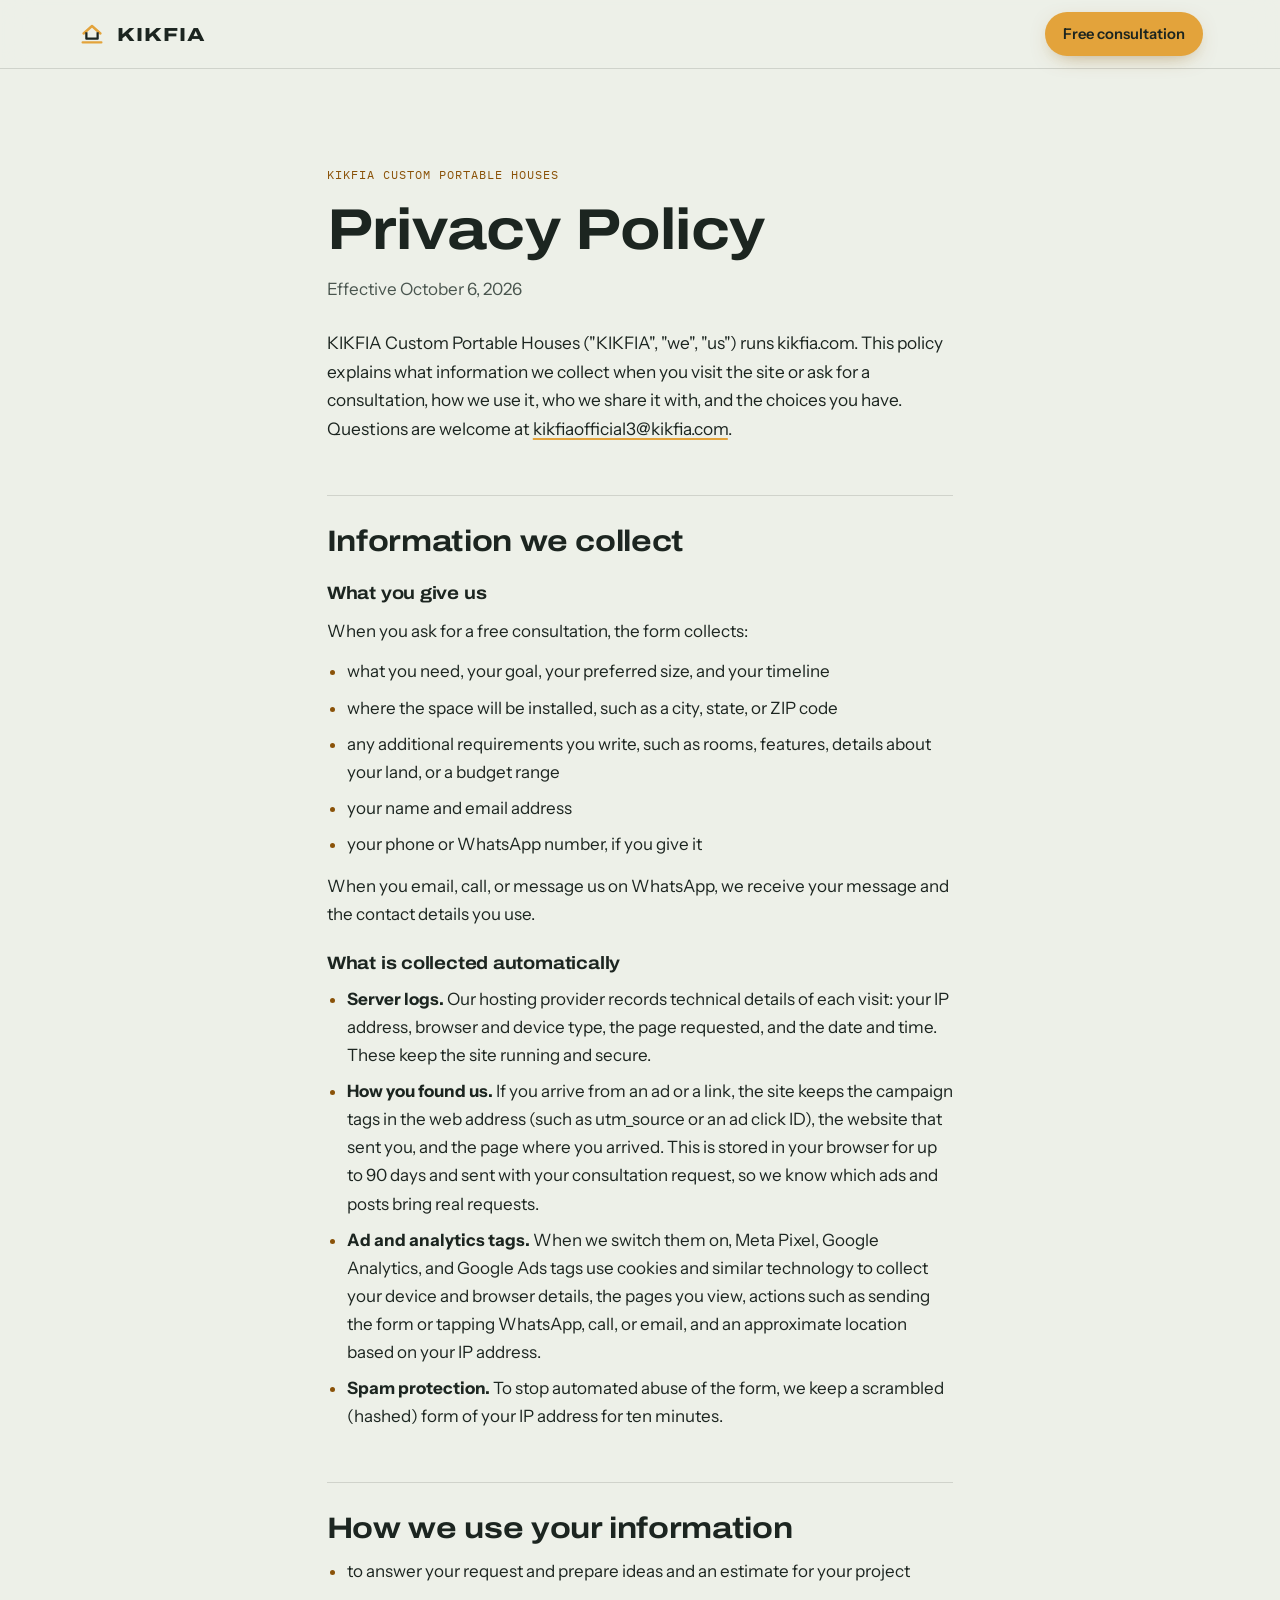
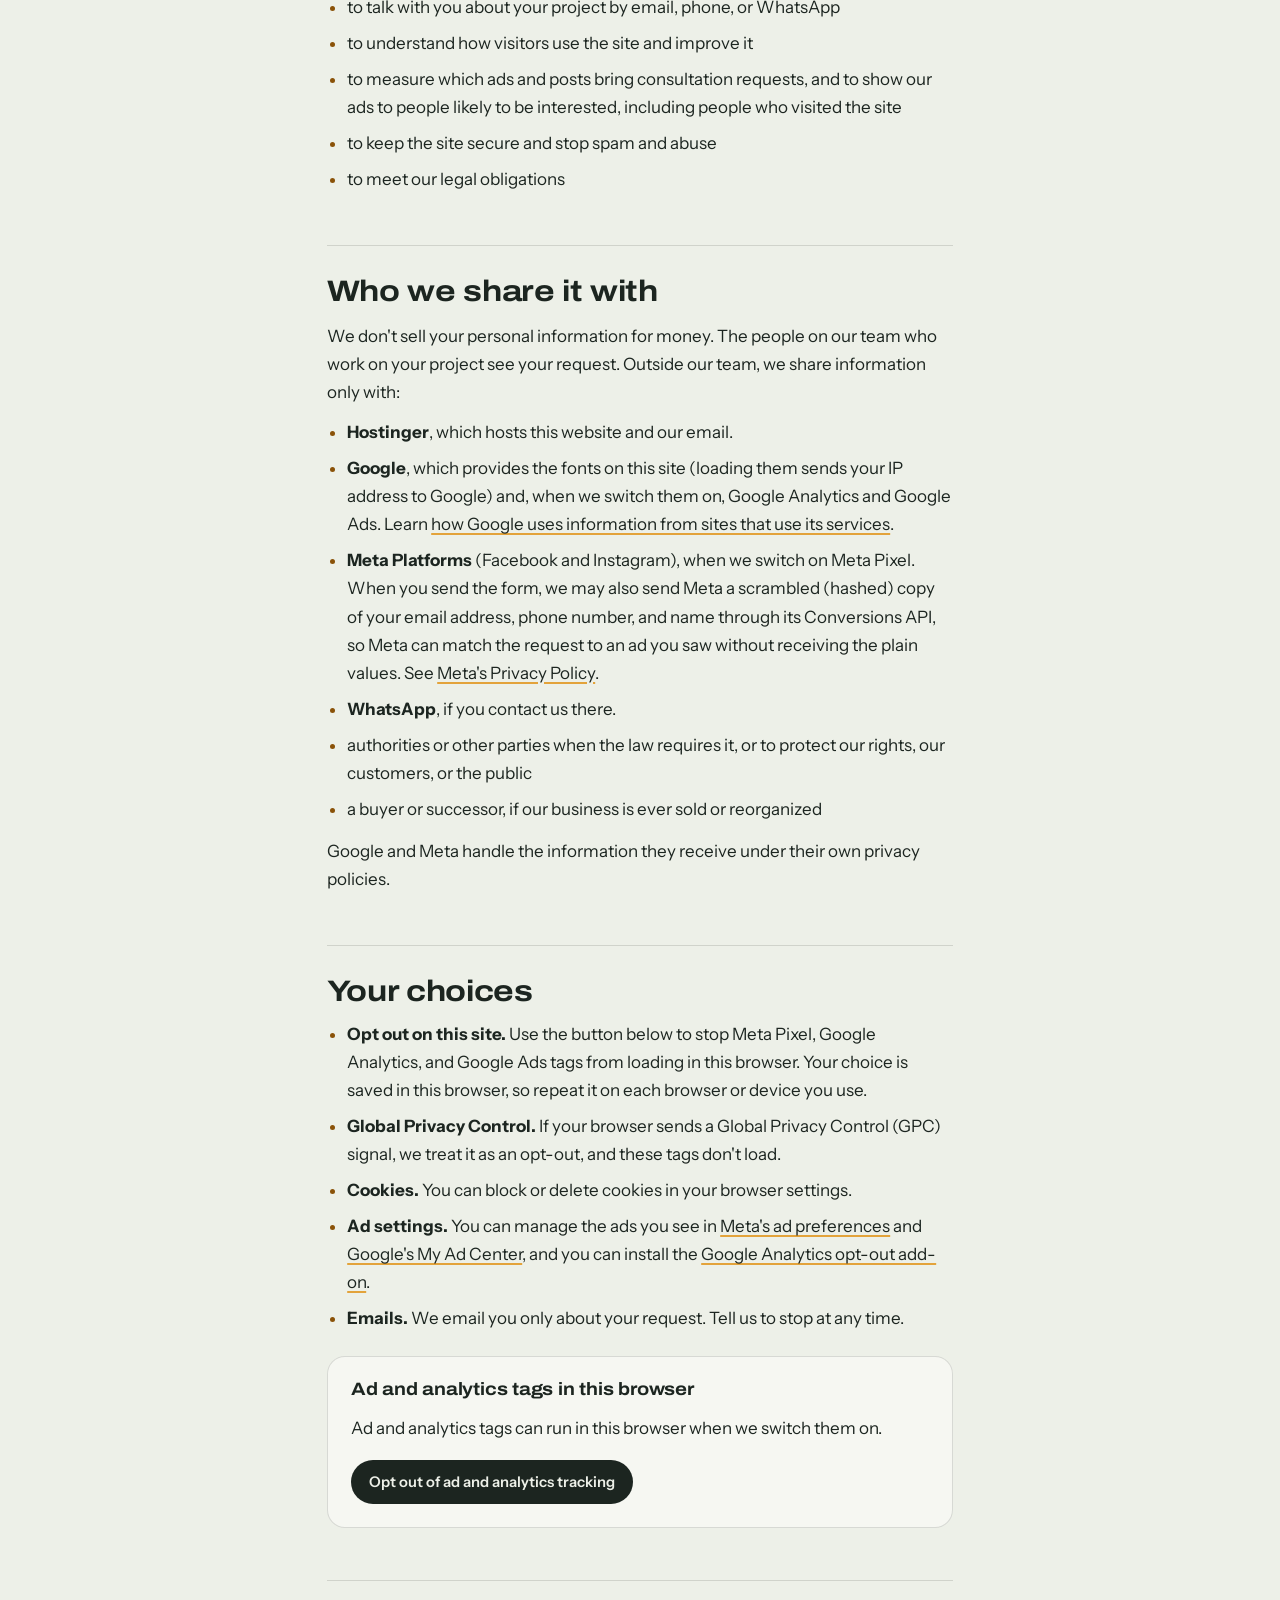
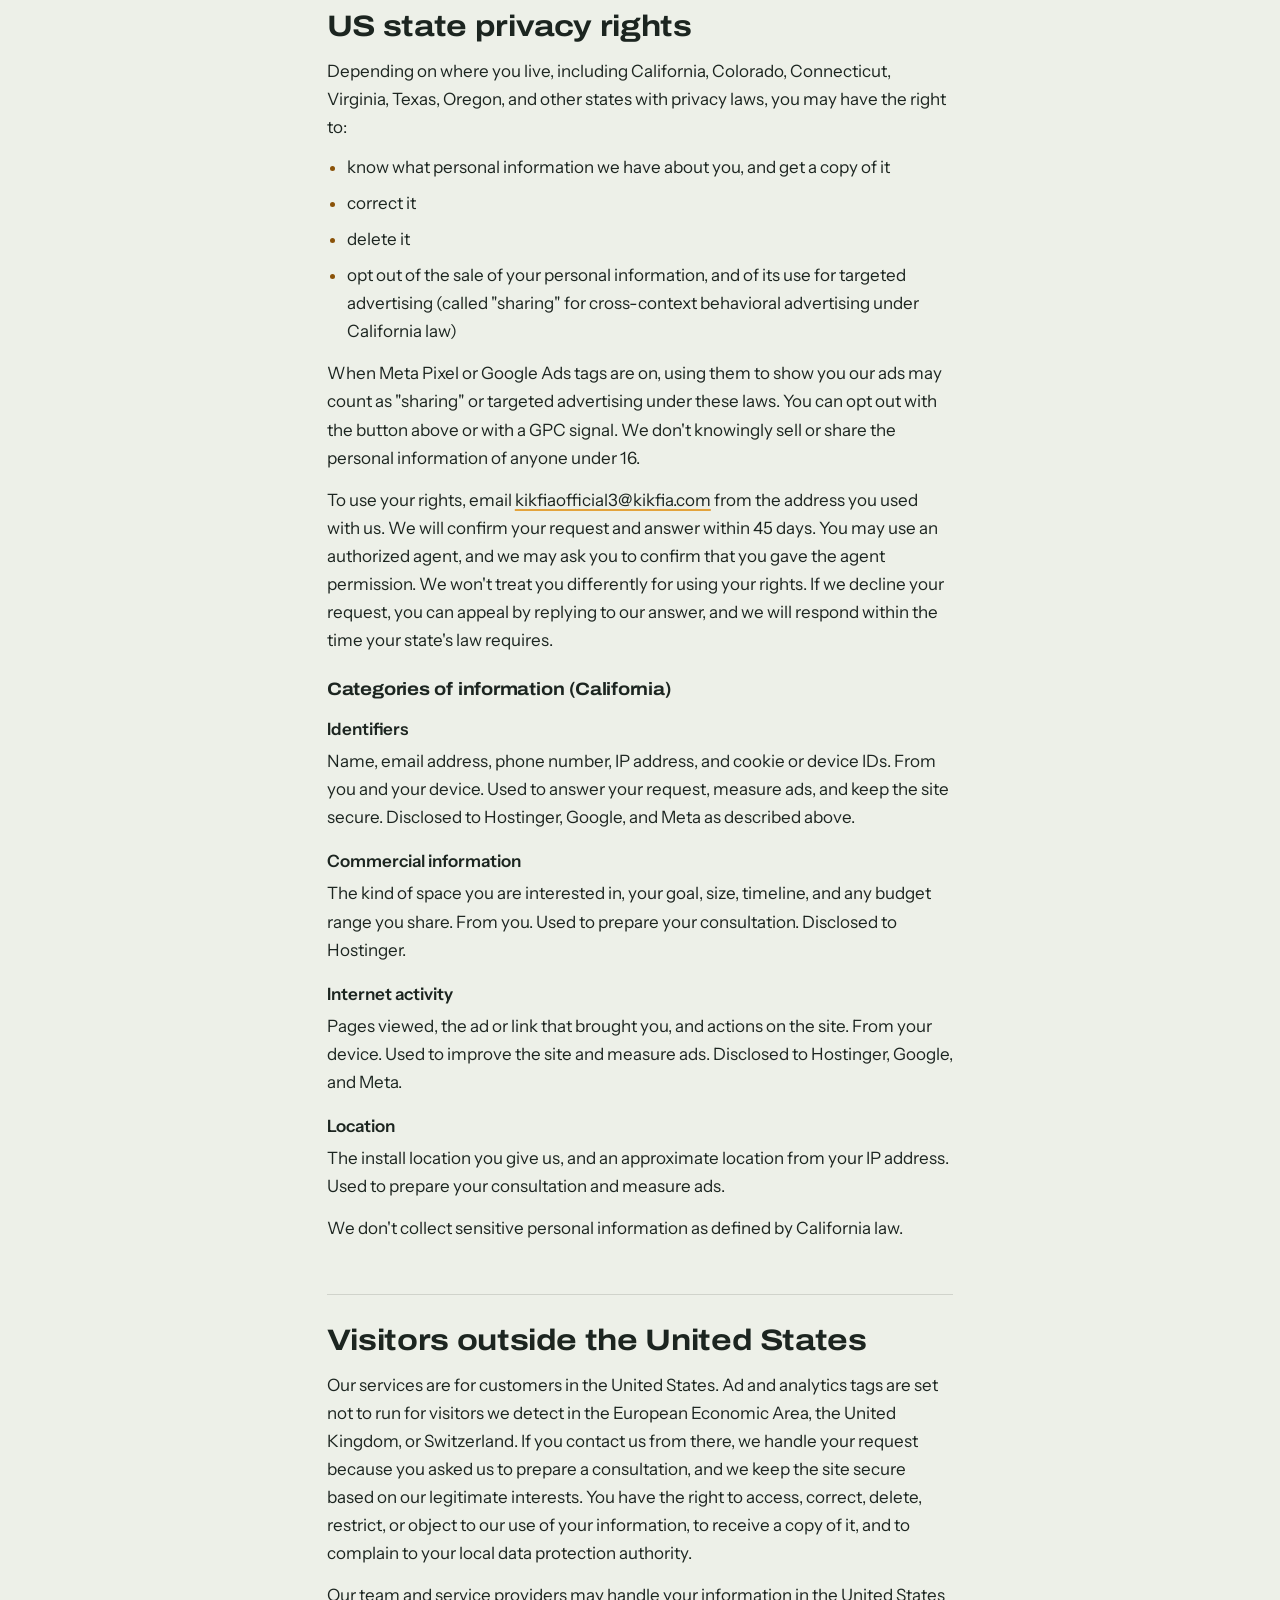
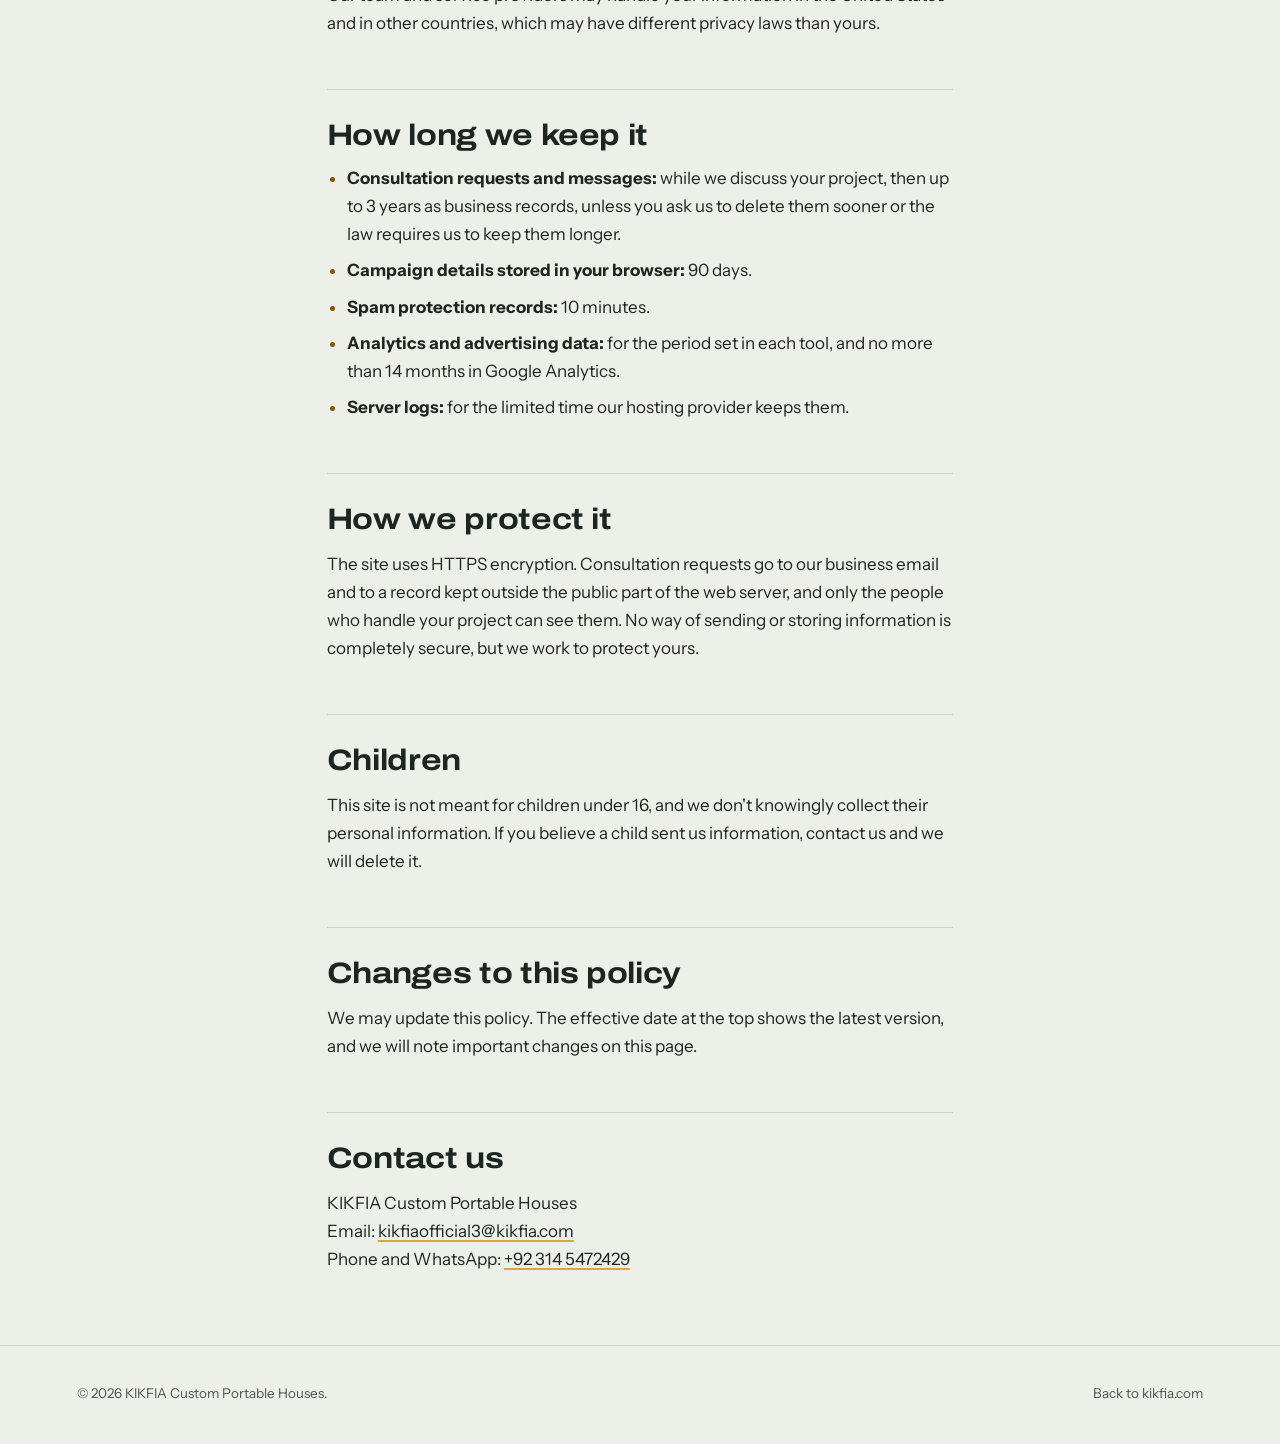
<file: kikfia/privacy.html>
<!doctype html>
<html lang="en">
<head>
<meta charset="utf-8">
<meta name="viewport" content="width=device-width, initial-scale=1">
<title>Privacy Policy | KIKFIA Custom Portable Houses</title>
<meta name="description" content="How KIKFIA Custom Portable Houses collects, uses, and protects the information you share on kikfia.com, including consultation requests, and the choices you have.">
<meta name="theme-color" content="#1C2520">
<link rel="canonical" href="https://kikfia.com/privacy.html">
<meta property="og:type" content="website">
<meta property="og:site_name" content="KIKFIA">
<meta property="og:title" content="Privacy Policy | KIKFIA Custom Portable Houses">
<meta property="og:url" content="https://kikfia.com/privacy.html">
<meta property="og:image" content="https://kikfia.com/assets/hero-ending.jpg">
<link rel="icon" href="/favicon.ico" sizes="48x48">
<link rel="icon" href="/favicon.svg" type="image/svg+xml">
<link rel="apple-touch-icon" href="/apple-touch-icon.png">
<link rel="preconnect" href="https://fonts.googleapis.com">
<link rel="preconnect" href="https://fonts.gstatic.com" crossorigin>
<link href="https://fonts.googleapis.com/css2?family=Archivo:wdth,wght@112..125,600..800&family=IBM+Plex+Mono:wght@400;500&family=Instrument+Sans:wght@400;500;600&display=swap" rel="stylesheet">
<script src="kikfia-config.js" defer></script>
<script src="kikfia-measure.js" defer></script>
<style>
:root{
  --canvas:#EDF0E8;
  --panel:#E2E7DB;
  --panel-2:#F6F7F2;
  --ink:#1C2520;
  --ink-2:#4A564F;
  --hair:rgba(28,37,32,.14);
  --accent:#E3A33B;
  --accent-hover:#EDB458;
  --accent-deep:#8A5208;
  --focus:#B07010;
  --ease-out:cubic-bezier(.22,1,.36,1);
  --f-display:"Archivo","Helvetica Neue",Arial,sans-serif;
  --f-body:"Instrument Sans","Helvetica Neue",Arial,sans-serif;
  --f-mono:"IBM Plex Mono",ui-monospace,Menlo,Consolas,monospace;
  --gx:clamp(20px,6vw,104px);
}
*,*::before,*::after{box-sizing:border-box}
html{background:var(--canvas);-webkit-text-size-adjust:100%}
body{margin:0;background:var(--canvas);color:var(--ink);font-family:var(--f-body);font-size:17px;line-height:1.65;-webkit-font-smoothing:antialiased}
a{color:inherit}
h1,h2,h3{margin:0;font-family:var(--f-display);font-stretch:116%;font-weight:700;line-height:1.08;letter-spacing:-.012em}
p,ul{margin:0}
:focus-visible{outline:3px solid var(--focus);outline-offset:3px;border-radius:6px}
.skip{position:fixed;left:16px;top:-80px;z-index:100;background:var(--ink);color:var(--canvas);padding:10px 16px;border-radius:10px;text-decoration:none;transition:top .3s var(--ease-out)}
.skip:focus{top:16px}
.mono{font-family:var(--f-mono);font-size:.78rem;letter-spacing:.08em;text-transform:uppercase}
.top{position:sticky;top:0;z-index:10;display:flex;align-items:center;justify-content:space-between;gap:20px;padding:12px var(--gx);background:rgba(237,240,232,.9);-webkit-backdrop-filter:blur(14px);backdrop-filter:blur(14px);box-shadow:0 1px 0 var(--hair)}
.brand{display:inline-flex;align-items:center;gap:10px;text-decoration:none;font-family:var(--f-display);font-stretch:125%;font-weight:800;font-size:1.18rem;letter-spacing:.06em}
.brand svg{width:30px;height:30px;flex:none}
.btn{display:inline-flex;align-items:center;justify-content:center;gap:10px;padding:10px 18px;border-radius:999px;border:0;background:var(--accent);color:var(--ink);font:inherit;font-weight:600;font-size:.92rem;text-decoration:none;cursor:pointer;transition:background-color .35s var(--ease-out),transform .35s var(--ease-out);box-shadow:0 6px 22px -10px rgba(140,90,10,.7)}
.btn:hover{background:var(--accent-hover);transform:translateY(-1px)}
.btn.dark{background:var(--ink);color:var(--canvas);box-shadow:none}
.btn.dark:hover{background:#2c3830}
.doc{max-width:780px;margin:0 auto;padding:clamp(48px,8vw,96px) var(--gx) 72px}
.doc header .mono{color:var(--accent-deep)}
.doc h1{margin-top:14px;font-size:clamp(2.3rem,6vw,3.6rem)}
.doc .eff{margin-top:14px;color:var(--ink-2)}
.doc .intro{margin-top:26px;font-size:1.08rem}
.doc section{margin-top:52px;padding-top:30px;border-top:1px solid var(--hair);scroll-margin-top:72px}
.doc h2{font-size:clamp(1.45rem,3.4vw,1.85rem)}
.doc h3{margin-top:26px;font-size:1.12rem;font-stretch:112%}
.doc section p{margin-top:14px}
.doc ul{margin-top:12px;padding-left:1.2em}
.doc li{margin-top:8px}
.doc li::marker{color:var(--accent-deep)}
.doc a{color:var(--ink);text-decoration-color:var(--accent);text-decoration-thickness:2px;text-underline-offset:3px}
.doc a:hover{color:var(--accent-deep)}
.doc dl{margin:16px 0 0}
.doc dt{margin-top:16px;font-weight:600}
.doc dd{margin:4px 0 0}
.choice{margin-top:24px;padding:24px;border-radius:18px;background:var(--panel-2);box-shadow:inset 0 0 0 1px var(--hair)}
.choice h3{margin-top:0}
.choice p{margin-top:10px}
.choice .btn{margin-top:18px}
.choice .btn[hidden]{display:none}
.choice .saved{margin-top:12px;font-size:.9rem;color:var(--ink-2)}
.foot{padding:36px var(--gx) 40px;border-top:1px solid var(--hair)}
.foot-small{display:flex;flex-wrap:wrap;justify-content:space-between;gap:12px;max-width:1160px;margin:0 auto;font-size:.84rem;color:var(--ink-2)}
.foot-small a{color:var(--ink-2);text-decoration:none}
.foot-small a:hover{color:var(--ink)}
@media (max-width:420px){.brand{font-size:1.02rem}.top .btn{padding:9px 14px;font-size:.86rem}}
</style>
</head>
<body>
<a class="skip" href="#policy">Skip to the policy</a>

<div class="top">
  <a class="brand" href="/" aria-label="KIKFIA, home">
    <svg viewBox="0 0 32 32" aria-hidden="true"><path d="M7 15.5 16 7.5l9 8" fill="none" stroke="#E3A33B" stroke-width="2.6" stroke-linecap="round" stroke-linejoin="round"/><path d="M10 14.2V21h12v-6.8" fill="none" stroke="currentColor" stroke-width="2.4" stroke-linejoin="round"/><path d="M6 25h20" stroke="#E3A33B" stroke-width="2.4" stroke-linecap="round"/></svg>
    KIKFIA
  </a>
  <a class="btn" href="/#consultation">Free consultation</a>
</div>

<main class="doc" id="policy">
  <header>
    <p class="mono">KIKFIA Custom Portable Houses</p>
    <h1>Privacy Policy</h1>
    <p class="eff">Effective October 6, 2026</p>
  </header>

  <p class="intro">KIKFIA Custom Portable Houses ("KIKFIA", "we", "us") runs kikfia.com. This policy explains what information we collect when you visit the site or ask for a consultation, how we use it, who we share it with, and the choices you have. Questions are welcome at <a href="mailto:kikfiaofficial3@kikfia.com">kikfiaofficial3@kikfia.com</a>.</p>

  <section aria-labelledby="collect">
    <h2 id="collect">Information we collect</h2>
    <h3>What you give us</h3>
    <p>When you ask for a free consultation, the form collects:</p>
    <ul>
      <li>what you need, your goal, your preferred size, and your timeline</li>
      <li>where the space will be installed, such as a city, state, or ZIP code</li>
      <li>any additional requirements you write, such as rooms, features, details about your land, or a budget range</li>
      <li>your name and email address</li>
      <li>your phone or WhatsApp number, if you give it</li>
    </ul>
    <p>When you email, call, or message us on WhatsApp, we receive your message and the contact details you use.</p>

    <h3>What is collected automatically</h3>
    <ul>
      <li><strong>Server logs.</strong> Our hosting provider records technical details of each visit: your IP address, browser and device type, the page requested, and the date and time. These keep the site running and secure.</li>
      <li><strong>How you found us.</strong> If you arrive from an ad or a link, the site keeps the campaign tags in the web address (such as utm_source or an ad click ID), the website that sent you, and the page where you arrived. This is stored in your browser for up to 90 days and sent with your consultation request, so we know which ads and posts bring real requests.</li>
      <li><strong>Ad and analytics tags.</strong> When we switch them on, Meta Pixel, Google Analytics, and Google Ads tags use cookies and similar technology to collect your device and browser details, the pages you view, actions such as sending the form or tapping WhatsApp, call, or email, and an approximate location based on your IP address.</li>
      <li><strong>Spam protection.</strong> To stop automated abuse of the form, we keep a scrambled (hashed) form of your IP address for ten minutes.</li>
    </ul>
  </section>

  <section aria-labelledby="use">
    <h2 id="use">How we use your information</h2>
    <ul>
      <li>to answer your request and prepare ideas and an estimate for your project</li>
      <li>to talk with you about your project by email, phone, or WhatsApp</li>
      <li>to understand how visitors use the site and improve it</li>
      <li>to measure which ads and posts bring consultation requests, and to show our ads to people likely to be interested, including people who visited the site</li>
      <li>to keep the site secure and stop spam and abuse</li>
      <li>to meet our legal obligations</li>
    </ul>
  </section>

  <section aria-labelledby="share">
    <h2 id="share">Who we share it with</h2>
    <p>We don't sell your personal information for money. The people on our team who work on your project see your request. Outside our team, we share information only with:</p>
    <ul>
      <li><strong>Hostinger</strong>, which hosts this website and our email.</li>
      <li><strong>Google</strong>, which provides the fonts on this site (loading them sends your IP address to Google) and, when we switch them on, Google Analytics and Google Ads. Learn <a href="https://policies.google.com/technologies/partner-sites" target="_blank" rel="noopener">how Google uses information from sites that use its services</a>.</li>
      <li><strong>Meta Platforms</strong> (Facebook and Instagram), when we switch on Meta Pixel. When you send the form, we may also send Meta a scrambled (hashed) copy of your email address, phone number, and name through its Conversions API, so Meta can match the request to an ad you saw without receiving the plain values. See <a href="https://www.facebook.com/privacy/policy/" target="_blank" rel="noopener">Meta's Privacy Policy</a>.</li>
      <li><strong>WhatsApp</strong>, if you contact us there.</li>
      <li>authorities or other parties when the law requires it, or to protect our rights, our customers, or the public</li>
      <li>a buyer or successor, if our business is ever sold or reorganized</li>
    </ul>
    <p>Google and Meta handle the information they receive under their own privacy policies.</p>
  </section>

  <section aria-labelledby="choices-h" id="choices">
    <h2 id="choices-h">Your choices</h2>
    <ul>
      <li><strong>Opt out on this site.</strong> Use the button below to stop Meta Pixel, Google Analytics, and Google Ads tags from loading in this browser. Your choice is saved in this browser, so repeat it on each browser or device you use.</li>
      <li><strong>Global Privacy Control.</strong> If your browser sends a Global Privacy Control (GPC) signal, we treat it as an opt-out, and these tags don't load.</li>
      <li><strong>Cookies.</strong> You can block or delete cookies in your browser settings.</li>
      <li><strong>Ad settings.</strong> You can manage the ads you see in <a href="https://www.facebook.com/adpreferences" target="_blank" rel="noopener">Meta's ad preferences</a> and <a href="https://myadcenter.google.com/" target="_blank" rel="noopener">Google's My Ad Center</a>, and you can install the <a href="https://tools.google.com/dlpage/gaoptout" target="_blank" rel="noopener">Google Analytics opt-out add-on</a>.</li>
      <li><strong>Emails.</strong> We email you only about your request. Tell us to stop at any time.</li>
    </ul>
    <div class="choice">
      <h3>Ad and analytics tags in this browser</h3>
      <p id="choiceState" aria-live="polite">Checking your setting...</p>
      <button class="btn dark" type="button" id="choiceBtn" hidden></button>
      <p class="saved" id="choiceSaved" hidden>Saved. This page will reload to apply it.</p>
    </div>
  </section>

  <section aria-labelledby="us">
    <h2 id="us">US state privacy rights</h2>
    <p>Depending on where you live, including California, Colorado, Connecticut, Virginia, Texas, Oregon, and other states with privacy laws, you may have the right to:</p>
    <ul>
      <li>know what personal information we have about you, and get a copy of it</li>
      <li>correct it</li>
      <li>delete it</li>
      <li>opt out of the sale of your personal information, and of its use for targeted advertising (called "sharing" for cross-context behavioral advertising under California law)</li>
    </ul>
    <p>When Meta Pixel or Google Ads tags are on, using them to show you our ads may count as "sharing" or targeted advertising under these laws. You can opt out with the button above or with a GPC signal. We don't knowingly sell or share the personal information of anyone under 16.</p>
    <p>To use your rights, email <a href="mailto:kikfiaofficial3@kikfia.com">kikfiaofficial3@kikfia.com</a> from the address you used with us. We will confirm your request and answer within 45 days. You may use an authorized agent, and we may ask you to confirm that you gave the agent permission. We won't treat you differently for using your rights. If we decline your request, you can appeal by replying to our answer, and we will respond within the time your state's law requires.</p>
    <h3>Categories of information (California)</h3>
    <dl>
      <dt>Identifiers</dt>
      <dd>Name, email address, phone number, IP address, and cookie or device IDs. From you and your device. Used to answer your request, measure ads, and keep the site secure. Disclosed to Hostinger, Google, and Meta as described above.</dd>
      <dt>Commercial information</dt>
      <dd>The kind of space you are interested in, your goal, size, timeline, and any budget range you share. From you. Used to prepare your consultation. Disclosed to Hostinger.</dd>
      <dt>Internet activity</dt>
      <dd>Pages viewed, the ad or link that brought you, and actions on the site. From your device. Used to improve the site and measure ads. Disclosed to Hostinger, Google, and Meta.</dd>
      <dt>Location</dt>
      <dd>The install location you give us, and an approximate location from your IP address. Used to prepare your consultation and measure ads.</dd>
    </dl>
    <p>We don't collect sensitive personal information as defined by California law.</p>
  </section>

  <section aria-labelledby="outside">
    <h2 id="outside">Visitors outside the United States</h2>
    <p>Our services are for customers in the United States. Ad and analytics tags are set not to run for visitors we detect in the European Economic Area, the United Kingdom, or Switzerland. If you contact us from there, we handle your request because you asked us to prepare a consultation, and we keep the site secure based on our legitimate interests. You have the right to access, correct, delete, restrict, or object to our use of your information, to receive a copy of it, and to complain to your local data protection authority.</p>
    <p>Our team and service providers may handle your information in the United States and in other countries, which may have different privacy laws than yours.</p>
  </section>

  <section aria-labelledby="keep">
    <h2 id="keep">How long we keep it</h2>
    <ul>
      <li><strong>Consultation requests and messages:</strong> while we discuss your project, then up to 3 years as business records, unless you ask us to delete them sooner or the law requires us to keep them longer.</li>
      <li><strong>Campaign details stored in your browser:</strong> 90 days.</li>
      <li><strong>Spam protection records:</strong> 10 minutes.</li>
      <li><strong>Analytics and advertising data:</strong> for the period set in each tool, and no more than 14 months in Google Analytics.</li>
      <li><strong>Server logs:</strong> for the limited time our hosting provider keeps them.</li>
    </ul>
  </section>

  <section aria-labelledby="protect">
    <h2 id="protect">How we protect it</h2>
    <p>The site uses HTTPS encryption. Consultation requests go to our business email and to a record kept outside the public part of the web server, and only the people who handle your project can see them. No way of sending or storing information is completely secure, but we work to protect yours.</p>
  </section>

  <section aria-labelledby="kids">
    <h2 id="kids">Children</h2>
    <p>This site is not meant for children under 16, and we don't knowingly collect their personal information. If you believe a child sent us information, contact us and we will delete it.</p>
  </section>

  <section aria-labelledby="changes">
    <h2 id="changes">Changes to this policy</h2>
    <p>We may update this policy. The effective date at the top shows the latest version, and we will note important changes on this page.</p>
  </section>

  <section aria-labelledby="contact">
    <h2 id="contact">Contact us</h2>
    <p>KIKFIA Custom Portable Houses<br>
    Email: <a href="mailto:kikfiaofficial3@kikfia.com">kikfiaofficial3@kikfia.com</a><br>
    Phone and WhatsApp: <a href="tel:+923145472429">+92 314 5472429</a></p>
  </section>
</main>

<footer class="foot">
  <div class="foot-small">
    <span>&copy; <span id="yr">2026</span> KIKFIA Custom Portable Houses.</span>
    <a href="/">Back to kikfia.com</a>
  </div>
</footer>

<script>
document.getElementById('yr').textContent = new Date().getFullYear();
// the opt-out button: kikfia-measure.js does the work; a small fallback runs if a blocker stopped it
document.addEventListener('DOMContentLoaded', () => {
  const KEY = 'kikfia-privacy';
  const p = window.kikfiaPrivacy || {
    gpc: navigator.globalPrivacyControl === true,
    europe: false,
    optedOut() { try { return localStorage.getItem(KEY) === 'optout'; } catch (e) { return false; } },
    optOut() { try { localStorage.setItem(KEY, 'optout'); } catch (e) {} },
    optIn() { try { localStorage.removeItem(KEY); } catch (e) {} }
  };
  const state = document.getElementById('choiceState');
  const btn = document.getElementById('choiceBtn');
  if (p.gpc) {
    state.textContent = 'Your browser sends a Global Privacy Control signal, so ad and analytics tags are off for you on this site.';
  } else if (p.optedOut()) {
    state.textContent = 'You have opted out. Ad and analytics tags are off in this browser.';
    btn.textContent = 'Turn them back on';
    btn.hidden = false;
  } else if (p.europe) {
    state.textContent = 'Ad and analytics tags are off for you on this site.';
  } else {
    state.textContent = 'Ad and analytics tags can run in this browser when we switch them on.';
    btn.textContent = 'Opt out of ad and analytics tracking';
    btn.hidden = false;
  }
  btn.addEventListener('click', () => {
    if (p.optedOut()) p.optIn(); else p.optOut();
    btn.disabled = true;
    document.getElementById('choiceSaved').hidden = false;
    setTimeout(() => location.reload(), 900);
  });
});
</script>
</body>
</html>
</file>
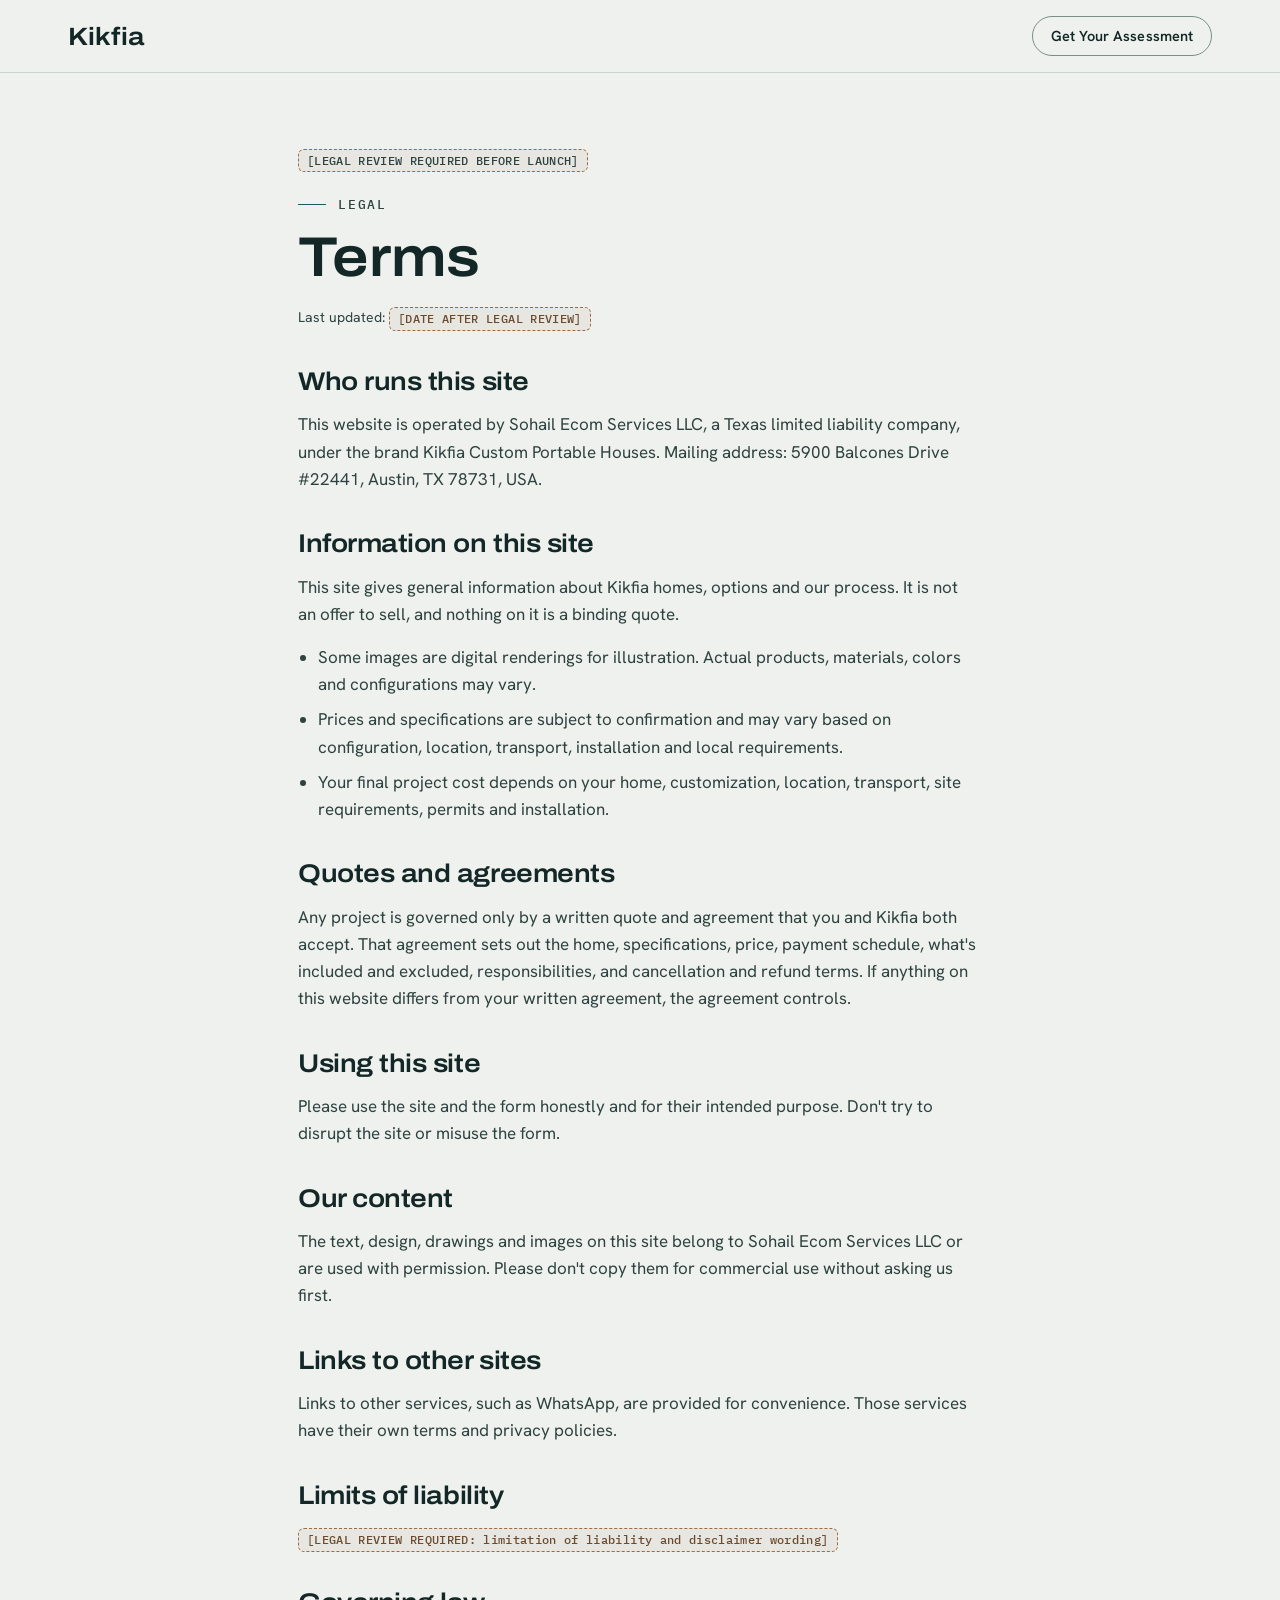
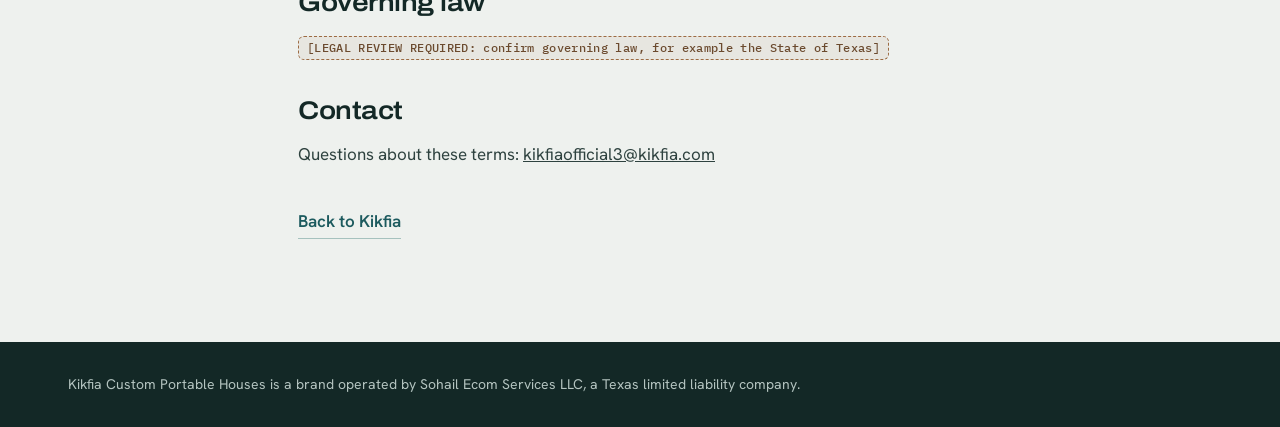
<file: kikfia/terms.html>
<!doctype html>
<html lang="en-US">
<head>
<meta charset="utf-8">
<meta name="viewport" content="width=device-width, initial-scale=1, viewport-fit=cover">
<title>Terms | Kikfia Custom Portable Houses</title>
<meta name="description" content="Terms for using the Kikfia Custom Portable Houses website.">
<meta name="robots" content="noindex">
<meta name="theme-color" content="#EEF1EE">
<link rel="icon" href="assets/icons/favicon.svg" type="image/svg+xml">
<link rel="stylesheet" href="assets/css/site.css">
<script src="assets/js/site-data.js" defer></script>
<script src="assets/js/legal.js" defer></script>
</head>
<body class="legal-page">
<a class="skip" href="#main">Skip to content</a>
<header class="site-header scrolled"><div class="header-inner"><a class="wordmark" href="index.html">Kikfia</a><a class="btn btn-ghost btn-sm" href="index.html#start">Get Your Assessment</a></div></header>
<main id="main" tabindex="-1" class="legal">
  <div class="wrap legal-wrap">
    <p class="ph legal-flag">[LEGAL REVIEW REQUIRED BEFORE LAUNCH]</p>
    <p class="kicker">Legal</p>
    <h1>Terms</h1>
    <p class="fine">Last updated: <span data-legal-date></span></p>

    <h2>Who runs this site</h2>
    <p>This website is operated by Sohail Ecom Services LLC, a Texas limited liability company, under the brand Kikfia Custom Portable Houses. Mailing address: <span data-address></span>.</p>

    <h2>Information on this site</h2>
    <p>This site gives general information about Kikfia homes, options and our process. It is not an offer to sell, and nothing on it is a binding quote.</p>
    <ul>
      <li>Some images are digital renderings for illustration. Actual products, materials, colors and configurations may vary.</li>
      <li>Prices and specifications are subject to confirmation and may vary based on configuration, location, transport, installation and local requirements.</li>
      <li>Your final project cost depends on your home, customization, location, transport, site requirements, permits and installation.</li>
    </ul>

    <h2>Quotes and agreements</h2>
    <p>Any project is governed only by a written quote and agreement that you and Kikfia both accept. That agreement sets out the home, specifications, price, payment schedule, what's included and excluded, responsibilities, and cancellation and refund terms. If anything on this website differs from your written agreement, the agreement controls.</p>

    <h2>Using this site</h2>
    <p>Please use the site and the form honestly and for their intended purpose. Don't try to disrupt the site or misuse the form.</p>

    <h2>Our content</h2>
    <p>The text, design, drawings and images on this site belong to Sohail Ecom Services LLC or are used with permission. Please don't copy them for commercial use without asking us first.</p>

    <h2>Links to other sites</h2>
    <p>Links to other services, such as WhatsApp, are provided for convenience. Those services have their own terms and privacy policies.</p>

    <h2>Limits of liability</h2>
    <p><span class="ph">[LEGAL REVIEW REQUIRED: limitation of liability and disclaimer wording]</span></p>

    <h2>Governing law</h2>
    <p><span class="ph">[LEGAL REVIEW REQUIRED: confirm governing law, for example the State of Texas]</span></p>

    <h2>Contact</h2>
    <p>Questions about these terms: <span data-email></span></p>

    <p class="legal-back"><a class="text-link" href="index.html">Back to Kikfia</a></p>
  </div>
</main>
<footer class="site-footer"><div class="wrap"><p class="fine" style="color:var(--on-dark-2)">Kikfia Custom Portable Houses is a brand operated by Sohail Ecom Services LLC, a Texas limited liability company.</p></div></footer>
</body>
</html>
</file>
<file: kikfia/assets/css/site.css>
/* =====================================================================
   KIKFIA · Clear Morning
   Layout idea: one calm morning page. Mist Stone canvas, Pine Ink type,
   Lake used rarely, and The Plan Line running through every section.
   ===================================================================== */

@font-face{font-family:"Archivo";src:url("../fonts/archivo-112-latin.woff2") format("woff2");font-weight:500 650;font-stretch:112%;font-style:normal;font-display:swap}
@font-face{font-family:"Hanken Grotesk";src:url("../fonts/hanken-grotesk-latin.woff2") format("woff2");font-weight:400 600;font-style:normal;font-display:swap}
@font-face{font-family:"IBM Plex Mono";src:url("../fonts/ibm-plex-mono-400-latin.woff2") format("woff2");font-weight:400;font-style:normal;font-display:swap}
@font-face{font-family:"IBM Plex Mono";src:url("../fonts/ibm-plex-mono-500-latin.woff2") format("woff2");font-weight:500;font-style:normal;font-display:swap}

:root{
  /* palette */
  --canvas:#EEF1EE; --panel:#E1E8E4; --raised:#F6F8F6;
  --ink:#132826; --ink-2:#1B3532; --text-2:#4A5C59; --text-2-strong:#2E423F;
  --accent:#1C5A5E; --accent-hover:#144549; --accent-muted:#A6C2BE; --accent-on-dark:#8CC7C2; --accent-on-dark-hover:#A9D8D3;
  --cedar:#9C6B43; --cedar-text:#6B4A2E;
  --line:#C9D3CF; --line-strong:#7A8D88;
  --on-dark:#EEF1EE; --on-dark-2:#B4C4C0; --line-dark:rgba(180,196,192,.28);
  --error:#8A2A2A;
  /* type */
  --f-display:"Archivo","Helvetica Neue",Arial,sans-serif;
  --f-body:"Hanken Grotesk",system-ui,-apple-system,"Segoe UI",sans-serif;
  --f-mono:"IBM Plex Mono",ui-monospace,Menlo,Consolas,monospace;
  /* motion */
  --ease:cubic-bezier(.22,.61,.36,1);
  --ease-io:cubic-bezier(.65,0,.35,1);
  /* layout */
  --gutter:clamp(16px,4vw,48px);
  --maxw:1240px;
  --header-h:72px;
  --r:16px; --r-sm:10px;
  /* light halo for dark text over bright footage */
  --halo:0 0 1px rgba(238,241,238,.9),0 1px 10px rgba(238,241,238,.85),0 6px 36px rgba(238,241,238,.75);
  interpolate-size:allow-keywords;
}

*,*::before,*::after{box-sizing:border-box}
html{overflow-x:hidden;background:var(--canvas);color:var(--ink);scroll-padding-top:calc(var(--header-h) + 8px);-webkit-text-size-adjust:100%;text-size-adjust:100%}
body{overflow-x:hidden;margin:0;font:400 17px/1.6 var(--f-body);color:var(--ink);-webkit-font-smoothing:antialiased;text-rendering:optimizeLegibility}
html,body{overflow-x:clip}
body{background:transparent}
@media (prefers-reduced-motion:no-preference){html{scroll-behavior:smooth}}
img,svg,video,picture{display:block;max-width:100%}
img{height:auto}
a{color:inherit}
button,input,select,textarea{font:inherit;color:inherit}
h1,h2,h3,h4{margin:0;font-family:var(--f-display);font-stretch:112%;text-wrap:balance;font-weight:620;letter-spacing:-.012em}
p,ul,ol,figure,blockquote{margin:0}
ul,ol{padding:0;list-style:none}
[hidden]{display:none!important}
.sprite{position:absolute;width:0;height:0;overflow:hidden}
.sr-only{position:absolute!important;width:1px;height:1px;margin:-1px;padding:0;overflow:hidden;clip:rect(0 0 0 0);clip-path:inset(50%);white-space:nowrap;border:0}
.mono{font-family:var(--f-mono);font-size:12.5px;letter-spacing:.08em;text-transform:uppercase}

/* icons */
.ic{width:22px;height:22px;flex:none;fill:none;stroke:currentColor;stroke-width:1.7;stroke-linecap:round;stroke-linejoin:round}
.ic-l{width:34px;height:34px;flex:none;fill:none;stroke:var(--ink);stroke-width:1.5;stroke-linecap:round;stroke-linejoin:round;--acc:var(--cedar)}
.ic .a,.ic-l .a{stroke:var(--acc,currentColor)}
.sprite .a{stroke:var(--acc,currentColor)}

/* focus */
:focus-visible{outline:2.5px solid var(--accent);outline-offset:3px;border-radius:4px}
.dark :focus-visible,.site-footer :focus-visible{outline-color:var(--accent-on-dark)}
main:focus{outline:none}

.skip{position:fixed;left:16px;top:-80px;z-index:200;background:var(--ink);color:var(--on-dark);padding:12px 18px;border-radius:var(--r-sm);text-decoration:none;font-weight:600;transition:top .3s var(--ease)}
.skip:focus{top:12px}

/* ---------- environment layer ---------- */
.env{position:fixed;inset:0;z-index:-1;pointer-events:none;overflow:hidden;
  background-image:url("data:image/svg+xml,%3Csvg xmlns='http://www.w3.org/2000/svg' width='160' height='160'%3E%3Cfilter id='n'%3E%3CfeTurbulence type='fractalNoise' baseFrequency='.9' numOctaves='2' stitchTiles='stitch'/%3E%3CfeColorMatrix values='0 0 0 0 .07 0 0 0 0 .16 0 0 0 0 .15 0 0 0 .55 0'/%3E%3C/filter%3E%3Crect width='160' height='160' filter='url(%23n)'/%3E%3C/svg%3E");
  opacity:.9}
.env::after{content:"";position:absolute;inset:0;background:var(--canvas);opacity:.94}
.env-glow{position:absolute;z-index:1;width:110vmax;height:110vmax;left:-35vmax;top:-45vmax;background:radial-gradient(circle,rgba(251,244,226,.85) 0,rgba(251,244,226,0) 58%);animation:drift 96s var(--ease-io) infinite alternate;animation-delay:-24s;will-change:transform}
@keyframes drift{from{transform:translate3d(0,0,0)}to{transform:translate3d(55vmax,40vmax,0)}}

/* ---------- layout ---------- */
.wrap{max-width:var(--maxw);margin-inline:auto;padding-inline:var(--gutter)}
.section{position:relative;padding-block:clamp(84px,11vw,150px)}
.band-panel{background:var(--panel)}
.dark{background:var(--ink);color:var(--on-dark)}
.sec-head{display:grid;gap:18px;margin-bottom:clamp(36px,5vw,64px)}
.sec-head-split{grid-template-columns:minmax(0,1fr) minmax(0,1fr);align-items:end;gap:24px 64px}
@media (max-width:860px){.sec-head-split{grid-template-columns:minmax(0,1fr)}}
.kicker{display:flex;align-items:center;gap:12px;font:500 12.5px/1.3 var(--f-mono);letter-spacing:.14em;text-transform:uppercase;color:var(--text-2)}
.kicker::before{content:"";width:28px;height:1.5px;background:var(--accent);flex:none}
.dark .kicker{color:var(--on-dark-2)}
.dark .kicker::before{background:var(--accent-on-dark)}
h2{font-size:clamp(32px,4.4vw,58px);line-height:1.04;letter-spacing:-.018em;max-width:18ch}
h3{font-size:clamp(19px,1.6vw,23px);line-height:1.2;font-weight:600}
.lede{font-size:clamp(17px,1.5vw,20px);line-height:1.55;color:var(--text-2);max-width:56ch}
.dark .lede{color:var(--on-dark-2)}
.fine{font-size:14px;line-height:1.55;color:var(--text-2)}
.dark .fine{color:var(--on-dark-2)}
.center{text-align:center}
.opt{font:400 12px/1 var(--f-mono);letter-spacing:.06em;text-transform:uppercase;color:var(--text-2);margin-left:6px}
.dark .opt{color:var(--on-dark-2)}

/* placeholder tags: easy to spot, impossible to miss before launch */
.ph{justify-self:start;display:inline-flex;align-items:center;gap:6px;font:500 11.5px/1.35 var(--f-mono);letter-spacing:.03em;color:var(--cedar-text);background:rgba(156,107,67,.08);border:1px dashed var(--cedar);border-radius:6px;padding:3px 8px;vertical-align:middle;text-transform:none}
.dark .ph{color:#E8CCB2;border-color:#C9976D;background:rgba(201,151,109,.1)}

/* ---------- buttons ---------- */
.btn{display:inline-flex;align-items:center;justify-content:center;gap:10px;min-height:48px;padding:0 24px;border-radius:999px;border:1.5px solid transparent;font:600 15.5px/1.1 var(--f-body);letter-spacing:.005em;text-decoration:none;cursor:pointer;white-space:nowrap;transition:background-color .3s var(--ease),color .3s var(--ease),border-color .3s var(--ease),transform .3s var(--ease)}
.btn:active{transform:translateY(1px)}
.btn-primary{background:var(--accent);color:var(--raised)}
.btn-primary:hover{background:var(--accent-hover)}
.btn-ghost{background:transparent;color:var(--ink);border-color:var(--line-strong)}
.btn-ghost:hover{border-color:var(--ink);background:rgba(19,40,38,.05)}
.btn-on-dark{background:var(--accent-on-dark);color:var(--ink)}
.btn-on-dark:hover{background:var(--accent-on-dark-hover)}
.btn-ghost-dark{background:transparent;color:var(--on-dark);border-color:rgba(180,196,192,.55)}
.btn-ghost-dark:hover{border-color:var(--on-dark);background:rgba(238,241,238,.06)}
.btn-sm{min-height:40px;padding:0 18px;font-size:14.5px}
.btn-block{width:100%}
.btn-row{display:flex;flex-wrap:wrap;gap:12px;align-items:center}
.btn-link{background:none;border:0;padding:8px 2px;font-weight:600;color:inherit;text-decoration:underline;text-decoration-thickness:1.5px;text-underline-offset:4px;cursor:pointer}
.text-link{display:inline-flex;align-items:center;gap:10px;font-weight:600;color:var(--accent);text-decoration:none;border-bottom:1.5px solid var(--accent-muted);padding-bottom:3px;transition:border-color .3s var(--ease)}
.text-link:hover{border-color:var(--accent)}
@media (pointer:coarse){.btn{min-height:48px}.btn-sm{min-height:44px}.btn-link{min-height:44px}}

/* ---------- the plan line pieces ---------- */
.pl-v,.pl-h{display:block;background:var(--accent);flex:none}
.pl-v{width:1.5px;transform-origin:top;transform:scaleY(0);transition:transform 1.4s var(--ease)}
.pl-h{height:1.5px;transform-origin:left;transform:scaleX(0);transition:transform 1.4s var(--ease)}
.in .pl-v,.in .pl-h,.in.pl-v,.in.pl-h{transform:none}
.dark .pl-v,.dark .pl-h{background:var(--accent-on-dark)}
.breathe{animation:breathe 5.2s ease-in-out infinite;animation-delay:-1.6s}
@keyframes breathe{0%,100%{opacity:.35;transform:scale(.8)}50%{opacity:1;transform:scale(1)}}

/* ---------- reveals ---------- */
.js .reveal{opacity:0;transform:translateY(16px);transition:opacity .9s var(--ease),transform .9s var(--ease);transition-delay:calc(var(--i,0) * 80ms)}
.js .reveal.in{opacity:1;transform:none}
.js .reveal.in.settled{transition-delay:0s}

/* ---------- header ---------- */
.site-header{position:fixed;inset:0 0 auto 0;z-index:50;height:var(--header-h);transition:background-color .4s var(--ease),box-shadow .4s var(--ease)}
.site-header.scrolled{background:rgba(238,241,238,.97);box-shadow:0 1px 0 var(--line)}
.header-inner{max-width:var(--maxw);margin-inline:auto;padding-inline:var(--gutter);height:100%;display:flex;align-items:center;justify-content:space-between;gap:24px}
.wordmark{font:650 25px/1 var(--f-display);font-stretch:112%;letter-spacing:.005em;color:var(--ink);text-decoration:none;display:inline-flex;align-items:center;gap:10px}
.wordmark img{height:30px;width:auto}
.wordmark-light{color:var(--on-dark)}
.nav{display:flex;align-items:center;gap:28px}
.nav-links{display:flex;gap:26px}
.nav-links a{font-weight:500;font-size:15px;text-decoration:none;padding:6px 0;background:linear-gradient(var(--accent),var(--accent)) 0 100%/0 1.5px no-repeat;transition:background-size .35s var(--ease)}
.nav-links a:hover,.nav-links a[aria-current="true"]{background-size:100% 1.5px}
.menu-btn{display:none;width:44px;height:44px;align-items:center;justify-content:center;border:1.5px solid var(--line-strong);border-radius:50%;background:transparent;cursor:pointer}
@media (max-width:1060px){.nav-links{display:none}.menu-btn{display:inline-flex}}
@media (max-width:720px){.nav-cta{display:none}}

.menu-sheet{position:fixed;inset:0;z-index:120;background:var(--canvas);padding:calc(env(safe-area-inset-top,0px) + 14px) var(--gutter) calc(env(safe-area-inset-bottom,0px) + 24px);display:flex;flex-direction:column;gap:28px;overflow-y:auto}
.menu-top{display:flex;justify-content:space-between;align-items:center;min-height:44px}
.menu-close{width:44px;height:44px;border-radius:50%;border:1.5px solid var(--line-strong);background:transparent;display:inline-flex;align-items:center;justify-content:center;cursor:pointer}
.menu-links{display:grid;gap:4px;margin-top:12px}
.menu-links a{display:block;font:600 clamp(28px,8vw,40px)/1.25 var(--f-display);font-stretch:112%;text-decoration:none;padding:8px 0;border-bottom:1px solid var(--line)}
.menu-sheet .btn{margin-top:auto}
body.lock{overflow:hidden}

/* ---------- hero: autoplay drone loop behind the headline ---------- */
.hero{position:relative}
.hero-stage{position:relative;min-height:max(640px,100svh);overflow:hidden;isolation:isolate;display:flex}
.hero-media{position:absolute;inset:0;z-index:-1;background:#DCE5E2}
.hero-art,.hero-static,.hero-static img,.hero-video{position:absolute;inset:0;width:100%;height:100%}
.hero-static img,.hero-video{object-fit:cover;object-position:center}
.hero-video{opacity:0;transition:opacity .9s var(--ease)}
.vid-on .hero-video,.vid-on .film-video{opacity:1}
.hero-wash{position:absolute;inset:0;pointer-events:none;background:
  radial-gradient(ellipse 64% 76% at 24% 40%,rgba(238,241,238,.88) 0,rgba(238,241,238,.64) 50%,rgba(238,241,238,0) 80%),
  linear-gradient(90deg,rgba(238,241,238,.72) 0,rgba(238,241,238,.6) 36%,rgba(238,241,238,.22) 54%,rgba(238,241,238,0) 66%)}
.band{position:relative;z-index:1;width:100%}
.band-inner{max-width:var(--maxw);margin-inline:auto;padding-inline:var(--gutter)}
.band-1{display:flex;align-items:center;padding-top:calc(var(--header-h) + 24px);padding-bottom:72px}
.band-1 .band-inner{width:100%;display:grid;gap:22px;justify-items:start}
.eyebrow{font:500 12.5px/1.3 var(--f-mono);letter-spacing:.16em;text-transform:uppercase;color:var(--text-2-strong);text-shadow:var(--halo);display:flex;align-items:center;gap:12px}
.eyebrow::before{content:"";width:28px;height:1.5px;background:var(--accent)}
.hero-h1{font-size:clamp(42px,6.4vw,88px);line-height:.98;letter-spacing:-.024em;max-width:11.5ch;text-shadow:var(--halo)}
.hero-sub{font-size:clamp(17px,1.35vw,19.5px);line-height:1.55;color:var(--text-2-strong);max-width:46ch;text-shadow:var(--halo);font-weight:450}
.js .band-1 .band-inner>*{animation:rise .9s var(--ease) both}
.js .band-1 .hero-h1{animation-delay:.08s}
.js .band-1 .hero-sub{animation-delay:.18s}
.js .band-1 .btn-row{animation-delay:.28s}
@keyframes rise{from{opacity:0;transform:translateY(18px)}to{opacity:1;transform:none}}
.hero .btn-ghost{background:rgba(246,248,246,.78);border-color:rgba(19,40,38,.4)}
.hero .btn-ghost:hover{background:rgba(246,248,246,.95);border-color:var(--ink)}
.render-tag{position:absolute;right:var(--gutter);bottom:20px;z-index:2;font:500 11px/1 var(--f-mono);letter-spacing:.1em;text-transform:uppercase;color:var(--text-2-strong);background:rgba(246,248,246,.82);border-radius:999px;padding:7px 11px}
.hero-tag{right:calc(var(--gutter) + 54px);bottom:28px}
.vid-toggle{position:absolute;z-index:3;width:44px;height:44px;border-radius:50%;display:flex;align-items:center;justify-content:center;color:var(--ink);background:rgba(246,248,246,.86);border:1px solid rgba(19,40,38,.18);cursor:pointer;transition:background .2s var(--ease)}
.vid-toggle:hover{background:var(--raised)}
.vid-toggle .ic{width:18px;height:18px;stroke-width:2}
.vid-toggle .ic-play{display:none;fill:currentColor;stroke-width:1.4}
.vid-toggle.is-paused .ic-pause{display:none}
.vid-toggle.is-paused .ic-play{display:block}
.hero-toggle{right:var(--gutter);bottom:18px}
.scroll-cue{position:absolute;left:50%;bottom:22px;z-index:2;width:44px;height:44px;margin-left:-22px;border-radius:50%;display:flex;align-items:center;justify-content:center;color:var(--ink);background:rgba(246,248,246,.7)}
.scroll-cue .ic{animation:cue 2.8s var(--ease-io) infinite;animation-delay:-.6s}
@keyframes cue{0%,100%{transform:translateY(-2px)}50%{transform:translateY(4px)}}
@media (max-width:720px){
  .hero-stage{min-height:92svh}
  .band-1{align-items:stretch;padding-top:calc(var(--header-h) + 8px);padding-bottom:70px}
  .band-1 .band-inner{display:flex;flex-direction:column;align-items:flex-start;gap:16px}
  .band-1 .btn-row{margin-top:auto;width:100%;flex-direction:column;align-items:stretch;padding-top:24px}
  .hero-wash{background:linear-gradient(180deg,rgba(238,241,238,.94) 0%,rgba(238,241,238,.84) 42%,rgba(238,241,238,.4) 58%,rgba(238,241,238,0) 68%,rgba(238,241,238,0) 74%,rgba(238,241,238,.55) 100%)}
  .render-tag{bottom:auto;top:calc(var(--header-h) + 2px);right:var(--gutter)}
  .hero-tag{top:auto;bottom:22px;right:auto;left:var(--gutter)}
  .hero-toggle{bottom:12px}
  .scroll-cue{display:none}
}
@media (max-height:560px) and (min-width:721px){.scroll-cue{display:none}}

/* ---------- inside walk-through video ---------- */
.film{display:grid;gap:12px;margin-bottom:clamp(28px,3.4vw,44px)}
.film-frame{position:relative;aspect-ratio:16/9;border-radius:var(--r);overflow:hidden;background:var(--panel)}
.film-poster,.film-poster img,.film-video{position:absolute;inset:0;width:100%;height:100%}
.film-poster img,.film-video{object-fit:cover}
.film-video{opacity:0;transition:opacity .7s var(--ease)}
.film-tag{top:14px;left:14px;right:auto;bottom:auto}
.film-toggle{right:14px;bottom:14px}
.film-cap{font-weight:500;font-size:15.5px}
@media (max-width:720px){.film-frame{aspect-ratio:4/3}}

/* ---------- media placeholders ---------- */
.media{position:relative;overflow:hidden;background:var(--panel)}
.media img{width:100%;height:100%;object-fit:cover;transition:transform 1.2s var(--ease)}
.media-ph{position:absolute;inset:0;display:grid;place-items:center;align-content:center;gap:14px;background:linear-gradient(160deg,#E6ECE9,#D6E0DC);color:var(--text-2)}
.media-ph .ph{justify-self:center}
.media-ph .ic-l{width:56px;height:56px;stroke:var(--accent-muted);stroke-width:1.2;--acc:var(--accent-muted)}
.dark .media-ph{background:linear-gradient(160deg,#1E3936,#16302D)}

/* ---------- homes ---------- */
.pl-lead{position:absolute;top:0;height:calc(clamp(110px,13vw,170px) + 8px);left:calc(max(var(--gutter),(100vw - var(--maxw)) / 2 + var(--gutter)))}
.plan{padding-top:clamp(110px,13vw,170px)}
.plan-steps{--pg:clamp(24px,4vw,56px);position:relative;display:grid;grid-template-columns:repeat(3,minmax(0,1fr));gap:var(--pg)}
.plan-line{position:absolute;left:28px;right:calc((100% - 2 * var(--pg)) / 3 - 28px);top:27px}
.plan-step{position:relative;display:grid;gap:10px;align-content:start;padding-top:76px}
.plan-n{position:absolute;top:0;left:0;width:56px;height:56px;border-radius:50%;display:grid;place-items:center;background:var(--raised);border:1.5px solid var(--accent);color:var(--accent);font:600 24px/1 var(--f-display);font-stretch:112%}
.plan-step h3{font-size:clamp(21px,1.9vw,26px)}
.plan-step p{color:var(--text-2);max-width:34ch}
.plan-cta{margin-top:clamp(36px,4vw,56px);gap:16px 28px}
@media (max-width:860px){
  .plan-steps{grid-template-columns:minmax(0,1fr);gap:28px;padding-left:76px}
  .plan-line{left:27px;right:auto;top:28px;bottom:28px}
  .plan-line .pl-h{width:1.5px;height:100%;transform-origin:top;transform:scaleY(0)}
  .in .plan-line .pl-h{transform:none}
  .plan-step{padding-top:0;min-height:56px}
  .plan-n{left:-76px}
}
.tabs-scroll{margin:0 calc(var(--gutter) * -1) 28px;padding-inline:var(--gutter);overflow-x:auto;scrollbar-width:none;-webkit-mask-image:linear-gradient(90deg,transparent 0,#000 var(--gutter),#000 calc(100% - var(--gutter)),transparent 100%);mask-image:linear-gradient(90deg,transparent 0,#000 var(--gutter),#000 calc(100% - var(--gutter)),transparent 100%)}
.tabs-scroll::-webkit-scrollbar{display:none}
.tabs{display:flex;gap:8px;width:max-content;padding-block:4px}
.tab{min-height:44px;padding:0 18px;border-radius:999px;border:1.5px solid var(--line-strong);background:transparent;font-weight:500;font-size:15px;cursor:pointer;white-space:nowrap;transition:background-color .3s var(--ease),color .3s var(--ease),border-color .3s var(--ease)}
.tab:hover{border-color:var(--ink)}
.tab[aria-selected="true"]{background:var(--ink);border-color:var(--ink);color:var(--canvas)}
.home-grid{display:grid;grid-template-columns:repeat(3,minmax(0,1fr));gap:clamp(16px,2vw,24px)}
@media (max-width:1024px){.home-grid{grid-template-columns:repeat(2,minmax(0,1fr))}}
@media (max-width:640px){.home-grid{grid-template-columns:minmax(0,1fr)}}
.card{display:grid;grid-template-rows:auto 1fr;background:var(--raised);border:1px solid var(--line);border-radius:var(--r);overflow:hidden}
.card .media{aspect-ratio:4/3}
.card:hover .media img{transform:scale(1.035)}
.card-body{display:grid;gap:10px;align-content:start;padding:20px 22px 22px}
.card-body p{font-size:15.5px;color:var(--text-2)}
.card-specs{display:flex;flex-wrap:wrap;gap:6px 14px;font:500 12px/1.4 var(--f-mono);letter-spacing:.06em;text-transform:uppercase;color:var(--text-2)}
.card-specs span+span::before{content:"·";margin-right:14px;color:var(--line-strong)}
.card-feats{display:grid;gap:4px;font-size:15px}
.card-feats li{display:flex;gap:8px;align-items:baseline}
.card-feats li::before{content:"";width:10px;height:1.5px;background:var(--accent);flex:none;transform:translateY(-4px)}
.card-foot{display:flex;flex-wrap:wrap;justify-content:space-between;align-items:center;gap:10px;margin-top:6px}
.card-link{display:inline-flex;align-items:center;gap:8px;font-weight:600;color:var(--accent);text-decoration:none;background:none;border:0;padding:6px 0;cursor:pointer;font-size:15.5px}
.card-link .ic{width:18px;height:18px;transition:transform .3s var(--ease)}
.card-link:hover .ic{transform:translateX(3px)}
.price{font:500 12px/1.2 var(--f-mono);letter-spacing:.04em;background:var(--panel);color:var(--text-2-strong);border-radius:999px;padding:7px 11px;text-decoration:none}
a.price:hover{background:var(--accent-muted)}
.price-note{font-size:13px;color:var(--text-2)}
.tag-soft{font:500 11px/1 var(--f-mono);letter-spacing:.08em;text-transform:uppercase;color:var(--accent);border:1px solid var(--accent-muted);border-radius:999px;padding:5px 9px;justify-self:start}
.card.wide{grid-column:1/-1;grid-template-columns:minmax(0,1.15fr) minmax(0,1fr);grid-template-rows:auto}
.card.wide .media{aspect-ratio:auto;min-height:340px}
.card.wide .card-body{padding:clamp(24px,3vw,40px);align-content:center;gap:14px}
.card.wide h3{font-size:clamp(24px,2.4vw,32px)}
.card-more{font-size:16px;color:var(--ink)}
@media (max-width:760px){.card.wide{grid-template-columns:minmax(0,1fr)}.card.wide .media{aspect-ratio:4/3;min-height:0}}
.render-note{margin-top:22px}

/* ---------- inside ---------- */
.gallery{position:relative}
.gallery-tag{position:absolute;top:14px;left:14px;right:auto;bottom:auto;z-index:3}
.strip{display:flex;gap:clamp(12px,1.6vw,20px);overflow-x:auto;scroll-snap-type:x mandatory;scroll-padding-inline:var(--gutter);padding-inline:max(var(--gutter),calc((100vw - var(--maxw)) / 2 + var(--gutter)));margin-inline:calc(50% - 50vw);padding-bottom:6px;scrollbar-width:thin;scrollbar-color:var(--line-strong) transparent}
.strip:focus-visible{outline-offset:-3px}
.shot{flex:none;scroll-snap-align:start;display:grid;gap:12px}
.shot .media{height:clamp(380px,40vw,560px);aspect-ratio:4/5;border-radius:var(--r)}
.shot.big .media{aspect-ratio:3/2}
.shot figcaption{font:500 12px/1 var(--f-mono);letter-spacing:.14em;text-transform:uppercase;color:var(--text-2)}
.strip-nav{display:flex;gap:10px;justify-content:flex-end;margin-top:18px}
.strip-btn{width:48px;height:48px;border-radius:50%;border:1.5px solid var(--line-strong);background:transparent;display:inline-flex;align-items:center;justify-content:center;cursor:pointer;transition:border-color .3s var(--ease),background-color .3s var(--ease)}
.strip-btn:hover{border-color:var(--ink);background:rgba(19,40,38,.05)}
.strip-btn.prev .ic{transform:scaleX(-1)}
@media (max-width:720px){.shot .media,.shot.big .media{height:auto;width:78vw;aspect-ratio:4/5}.strip-nav{display:none}}

/* ---------- delivery and installation photos (in the plan section) ---------- */
.process-photos{position:relative;display:grid;grid-template-columns:repeat(2,minmax(0,1fr));gap:clamp(14px,2vw,24px);margin-top:clamp(36px,4vw,56px)}
@media (max-width:720px){.process-photos{grid-template-columns:minmax(0,1fr)}}
.proc{display:grid;gap:10px}
.proc .media{aspect-ratio:16/9;border-radius:var(--r)}
.proc figcaption{font-weight:500;font-size:15.5px}
.proc-tag{top:12px;left:12px;right:auto;bottom:auto}

/* ---------- make it yours (homes) ---------- */
.make-it{display:flex;flex-wrap:wrap;align-items:center;gap:12px 16px;margin-top:clamp(28px,3vw,40px);padding:20px 22px;border:1px solid var(--line);border-radius:var(--r);background:var(--raised)}
.make-it-h{font-weight:600}
.chiplist{display:flex;flex-wrap:wrap;gap:8px}
.chiplist li{font-size:14.5px;padding:7px 13px;border-radius:999px;background:var(--canvas);border:1px solid var(--line)}

/* ---------- kashan ---------- */
.kashan-grid{display:grid;grid-template-columns:minmax(0,.9fr) minmax(0,1.1fr);gap:clamp(32px,6vw,96px);align-items:center}
@media (max-width:860px){.kashan-grid{grid-template-columns:minmax(0,1fr)}}
.kashan-grid.no-photo{grid-template-columns:minmax(0,1fr)}
.no-photo .kashan-copy{max-width:760px}
.kashan-photo .media{aspect-ratio:4/5;border-radius:20px}
.kashan-photo .media-ph{padding:24px;text-align:center}
.kashan-copy{display:grid;gap:20px;justify-items:start}
.kashan-line{font:600 clamp(20px,2vw,26px)/1.3 var(--f-display);font-stretch:112%;color:var(--accent)}
.you-line{display:flex;align-items:center;gap:14px;width:min(100%,420px);color:var(--text-2)}
.you-line .pl-h{flex:1;position:relative}
.kashan-note{font-size:clamp(18px,1.6vw,21px);line-height:1.6;color:var(--ink);padding-left:22px;border-left:2px solid var(--accent-muted);max-width:52ch}
.kashan-note .ph{margin-top:10px}
.kashan-name{display:grid;gap:2px}
.kashan-name strong{font-size:18px}
.kashan-name span{color:var(--text-2);font-size:15px}
.contact-row{display:flex;flex-wrap:wrap;gap:10px 24px;font-size:15.5px}
.contact-row li{display:flex;align-items:center;gap:10px}
.contact-row a{text-decoration:none;border-bottom:1px solid var(--line-strong)}
.contact-row a:hover{border-color:var(--ink)}
.contact-row .ic{width:20px;height:20px;color:var(--accent)}

/* ---------- faq ---------- */
.faq-grid{display:grid;grid-template-columns:minmax(0,.8fr) minmax(0,1.2fr);gap:clamp(32px,6vw,96px);align-items:start}
@media (max-width:960px){.faq-grid{grid-template-columns:minmax(0,1fr)}}
.faq-head{position:sticky;top:calc(var(--header-h) + 40px)}
@media (max-width:960px){.faq-head{position:static}}
.faq-list{border-top:1.5px solid var(--line-strong)}
.faq-list details{border-bottom:1px solid var(--line)}
.faq-list summary{display:flex;justify-content:space-between;align-items:center;gap:20px;padding:22px 0;cursor:pointer;list-style:none;font-weight:600;font-size:clamp(17px,1.4vw,19px);line-height:1.35}
.faq-list summary::-webkit-details-marker{display:none}
.faq-list summary .ic{width:20px;height:20px;transition:transform .4s var(--ease);color:var(--accent)}
.faq-list details[open] summary .ic{transform:rotate(180deg)}
.faq-list details::details-content{block-size:0;overflow:clip;transition:block-size .45s var(--ease),content-visibility .45s allow-discrete}
.faq-list details[open]::details-content{block-size:auto}
.faq-a{display:grid;gap:12px;padding:0 0 24px;color:var(--text-2-strong);max-width:62ch}

/* form fields (shared) */
.field{display:grid;gap:7px;min-width:0;border:0;margin:0;padding:0}
.field-row{display:grid;grid-template-columns:repeat(2,minmax(0,1fr));gap:14px}
@media (max-width:560px){.field-row{grid-template-columns:minmax(0,1fr)}}
.field-short{max-width:300px}
.field label,.field legend{font-weight:600;font-size:14.5px;padding:0}
input[type=text],input[type=email],input[type=tel],select,textarea{width:100%;min-height:50px;padding:12px 14px;border-radius:var(--r-sm);border:1.5px solid var(--line-strong);background:var(--canvas);font-size:16px;line-height:1.35;transition:border-color .25s var(--ease),box-shadow .25s var(--ease);appearance:none;-webkit-appearance:none}
select{background-image:url("data:image/svg+xml,%3Csvg xmlns='http://www.w3.org/2000/svg' viewBox='0 0 24 24' fill='none' stroke='%23132826' stroke-width='1.8' stroke-linecap='round' stroke-linejoin='round'%3E%3Cpath d='M6 9l6 6 6-6'/%3E%3C/svg%3E");background-repeat:no-repeat;background-position:right 12px center;background-size:18px;padding-right:40px}
textarea{resize:vertical;min-height:96px}
input:focus,select:focus,textarea:focus{outline:none;border-color:var(--accent);box-shadow:0 0 0 3px rgba(28,90,94,.22)}
.invalid input,.invalid select,input.invalid,select.invalid{border-color:var(--error)}
.err{color:var(--error);font-size:14px;font-weight:500}

/* ---------- start / form ---------- */
.start{padding-top:0}
.start-image{position:relative;height:clamp(260px,36vw,520px);overflow:hidden;background:#DCE5E2}
.start-image .media,.start-image img,.start-art{position:absolute;inset:0;width:100%;height:100%}
.start-image img{object-fit:cover;object-position:center 60%}
.start-image::after{content:"";position:absolute;inset:auto 0 0 0;height:55%;background:linear-gradient(180deg,rgba(238,241,238,0),var(--canvas))}
.start-grid{position:relative;display:grid;grid-template-columns:minmax(0,1fr) minmax(0,1.05fr);gap:clamp(32px,5vw,80px);align-items:start;margin-top:clamp(-200px,-12vw,-80px)}
@media (max-width:960px){.start-grid{grid-template-columns:minmax(0,1fr);margin-top:-60px}}
.start-copy{display:grid;gap:20px;justify-items:start;padding-top:clamp(40px,8vw,140px)}
@media (max-width:960px){.start-copy{padding-top:0}}
.roofline{width:clamp(160px,18vw,240px);height:auto;overflow:visible}
.roofline path{fill:none;stroke:var(--accent);stroke-width:1.6;stroke-linecap:round;stroke-linejoin:round;stroke-dasharray:1;stroke-dashoffset:1;transition:stroke-dashoffset 2s var(--ease)}
.roofline .roof-edge{stroke-width:3;stroke:var(--ink);transition-delay:.6s}
.in .roofline path{stroke-dashoffset:0}
.start-copy h2{font-size:clamp(38px,5.2vw,68px)}
.lead{background:var(--raised);border:1px solid var(--line);border-radius:20px;padding:clamp(22px,3vw,40px);box-shadow:0 30px 80px -40px rgba(19,40,38,.45);display:grid;gap:18px;scroll-margin-top:calc(var(--header-h) + 16px)}
.lead-step{display:grid;gap:18px}
.lead-top{display:flex;justify-content:space-between;align-items:baseline;gap:12px;flex-wrap:wrap}
.lead-top h3{font-size:24px}
.lead-top h3:focus{outline:none}
.lead-count{color:var(--text-2)}
.seg{display:grid;grid-template-columns:repeat(3,minmax(0,1fr));gap:6px;padding:5px;border-radius:12px;border:1.5px solid var(--line-strong);background:var(--canvas)}
.seg label{position:relative;display:block}
.seg input{position:absolute;opacity:0;inset:0;width:100%;height:100%;margin:0;cursor:pointer}
.seg span{display:flex;align-items:center;justify-content:center;min-height:42px;border-radius:8px;font-weight:600;font-size:15px;transition:background-color .25s var(--ease),color .25s var(--ease)}
.seg input:checked+span{background:var(--ink);color:var(--canvas)}
.seg input:focus-visible+span{outline:2.5px solid var(--accent);outline-offset:2px}
.invalid .seg{border-color:var(--error)}
.check-label{display:flex;gap:12px;align-items:flex-start;font-weight:400!important;font-size:15.5px;line-height:1.5;cursor:pointer}
.check-label input{width:22px;height:22px;margin:1px 0 0;flex:none;accent-color:var(--accent);cursor:pointer}
.invalid .check-label input{outline:2px solid var(--error);outline-offset:2px}
.hp{position:absolute;left:-9999px;width:1px;height:1px;opacity:0}
.lead-sub-row{display:flex;justify-content:space-between;align-items:center}
.lead-done{display:grid;gap:14px;justify-items:start;padding:8px 0}
.lead-done:focus{outline:none}
.lead-done .ic-l{width:48px;height:48px;stroke:var(--accent)}
.lead-done h3{font-size:26px}
.lead-done.warn .ic-l{stroke:var(--cedar)}
.privacy-line a{color:var(--accent)}

/* ---------- footer ---------- */
.site-footer{background:var(--ink);color:var(--on-dark);padding-block:clamp(64px,8vw,96px) 40px}
.footer-grid{display:grid;grid-template-columns:1.2fr 1fr 1fr .8fr;gap:36px}
@media (max-width:960px){.footer-grid{grid-template-columns:repeat(2,minmax(0,1fr))}}
@media (max-width:560px){.footer-grid{grid-template-columns:minmax(0,1fr)}}
.f-full{color:var(--on-dark-2);margin-top:10px}
.f-h{font:500 12px/1.3 var(--f-mono);letter-spacing:.14em;text-transform:uppercase;color:var(--on-dark-2);margin-bottom:14px}
.site-footer ul{display:grid;gap:8px}
.site-footer a{text-decoration:none;border-bottom:1px solid rgba(180,196,192,.35)}
.site-footer a:hover{border-color:var(--on-dark)}
.f-social{margin-top:14px}
.f-legal{grid-column:1/-1;border-top:1px solid var(--line-dark);padding-top:28px;display:grid;gap:8px;font-size:14px;color:var(--on-dark-2);max-width:900px}

/* ---------- bottom bar ---------- */
.bottom-bar{position:fixed;left:0;right:0;bottom:0;z-index:60;display:none;gap:10px;padding:10px var(--gutter) calc(10px + env(safe-area-inset-bottom,0px));background:rgba(238,241,238,.97);box-shadow:0 -1px 0 var(--line);transform:translateY(110%);transition:transform .45s var(--ease)}
.bottom-bar .btn{flex:1}
.bar-wa{width:48px;height:48px;flex:none;border-radius:50%;display:inline-flex;align-items:center;justify-content:center;border:1.5px solid var(--line-strong);color:var(--ink)}
.bottom-bar.show{transform:none}
@media (max-width:720px){.bottom-bar{display:flex}.site-footer{padding-bottom:calc(96px + env(safe-area-inset-bottom,0px))}}

/* ---------- drawer ---------- */
.drawer{margin:0 0 0 auto;width:min(600px,100vw);max-width:100vw;height:100dvh;max-height:100dvh;padding:0;border:0;background:var(--canvas);color:var(--ink);overflow:hidden}
.drawer[open]{animation:drawerIn .45s var(--ease)}
@keyframes drawerIn{from{transform:translateX(30px);opacity:0}to{transform:none;opacity:1}}
.drawer::backdrop{background:rgba(19,40,38,.48)}
.drawer-inner{height:100%;overflow-y:auto;position:relative;overscroll-behavior:contain}
.drawer{position:fixed}
.drawer-close{position:absolute;top:12px;right:12px;z-index:3;width:44px;height:44px;border-radius:50%;border:0;background:rgba(246,248,246,.92);display:inline-flex;align-items:center;justify-content:center;cursor:pointer}
.drawer-body{display:grid;gap:22px;padding:0 clamp(20px,4vw,36px) 40px}
.drawer-body .media{aspect-ratio:3/2;margin-inline:calc(clamp(20px,4vw,36px) * -1)}
.drawer-thumbs{display:flex;gap:8px;overflow-x:auto}
.drawer-thumbs button{flex:none;width:76px;height:56px;padding:0;border:1.5px solid var(--line);border-radius:8px;overflow:hidden;cursor:pointer;background:var(--panel)}
.drawer-thumbs button[aria-current="true"]{border-color:var(--accent)}
.drawer-thumbs img{width:100%;height:100%;object-fit:cover}
.spec-table{width:100%;border-collapse:collapse;font-size:15.5px}
.spec-table th,.spec-table td{text-align:left;padding:10px 0;border-bottom:1px solid var(--line);vertical-align:top}
.spec-table th{font:500 12px/1.4 var(--f-mono);letter-spacing:.08em;text-transform:uppercase;color:var(--text-2);width:42%;padding-right:12px}
.drawer h4{font:500 12.5px/1.3 var(--f-mono);letter-spacing:.12em;text-transform:uppercase;color:var(--text-2);margin-bottom:10px}
@media (max-width:720px){.drawer{margin:auto 0 0;width:100vw;height:auto;max-height:92dvh;border-radius:20px 20px 0 0}.drawer[open]{animation:sheetIn .45s var(--ease)}}
@keyframes sheetIn{from{transform:translateY(40px);opacity:0}to{transform:none;opacity:1}}

/* ---------- consent ---------- */
.consent{position:fixed;left:16px;bottom:16px;z-index:90;max-width:420px;background:var(--raised);border:1px solid var(--line);border-radius:16px;padding:18px 20px;box-shadow:0 20px 60px -30px rgba(19,40,38,.5);display:grid;gap:12px;font-size:14.5px}
@media (max-width:720px){.consent{left:12px;right:12px;bottom:calc(84px + env(safe-area-inset-bottom,0px));max-width:none}}
.noscript{padding:16px var(--gutter);background:var(--panel);text-align:center}

/* ---------- motion housekeeping ---------- */
body.paused *,body.paused *::before,body.paused *::after{animation-play-state:paused!important}
.off-screen .env-glow{animation-play-state:paused}

@media (prefers-reduced-motion:reduce){
  *,*::before,*::after{animation:none!important;transition:none!important;scroll-behavior:auto!important}
  .js .reveal{opacity:1;transform:none}
  .pl-v,.pl-h{transform:none}
  .roofline path{stroke-dashoffset:0}
  .env-glow{transform:translate3d(20vmax,10vmax,0)}
}

/* ---------- legal pages ---------- */
.legal{padding-top:calc(var(--header-h) + clamp(40px,6vw,80px));padding-bottom:clamp(64px,8vw,110px)}
.legal-wrap{max-width:780px;display:grid;gap:16px}
.legal h1{font-size:clamp(36px,5vw,56px);line-height:1.05;margin-bottom:4px}
.legal h2{font-size:clamp(21px,2vw,26px);max-width:none;margin-top:22px}
.legal p,.legal li{color:var(--text-2-strong);max-width:68ch}
.legal ul{display:grid;gap:8px;padding-left:20px;list-style:disc}
.legal-flag{justify-self:start;margin-bottom:8px}
.legal-back{margin-top:24px}
.legal-page .site-footer{padding-block:32px}
</file>
